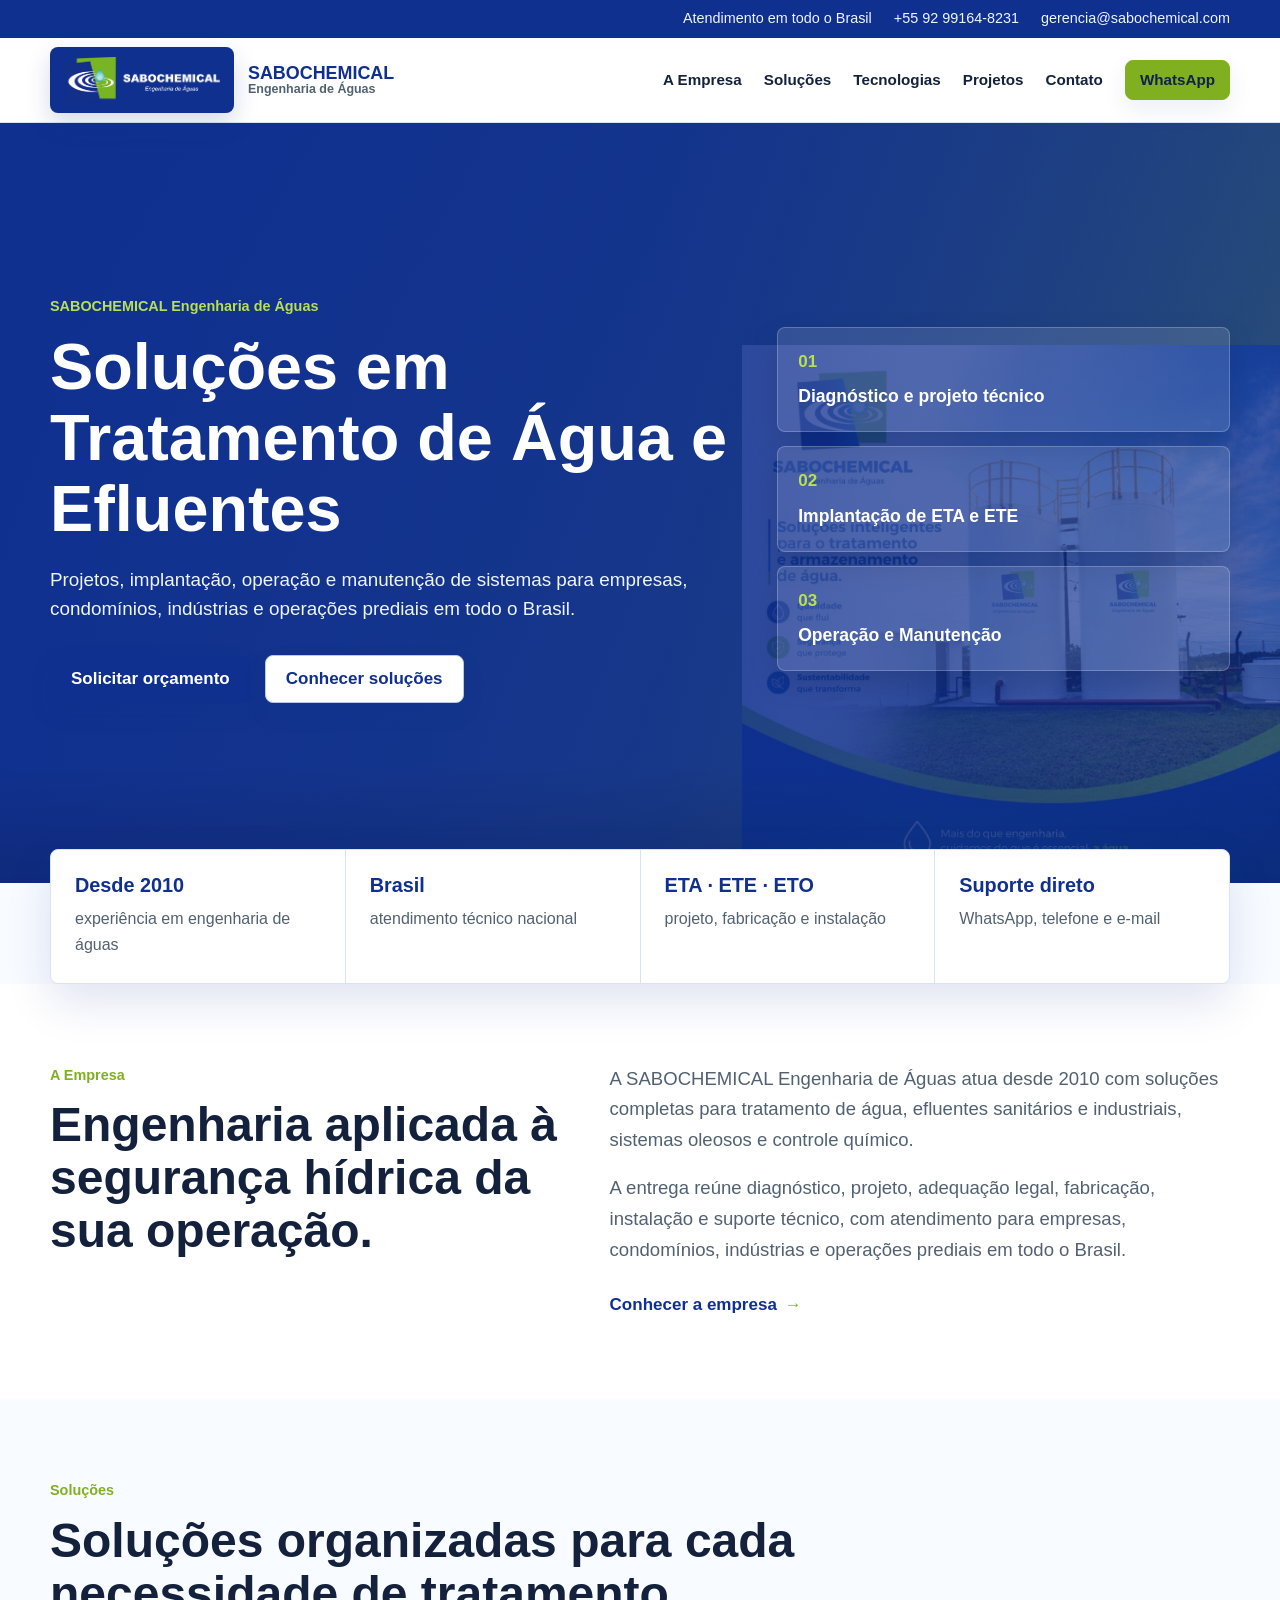
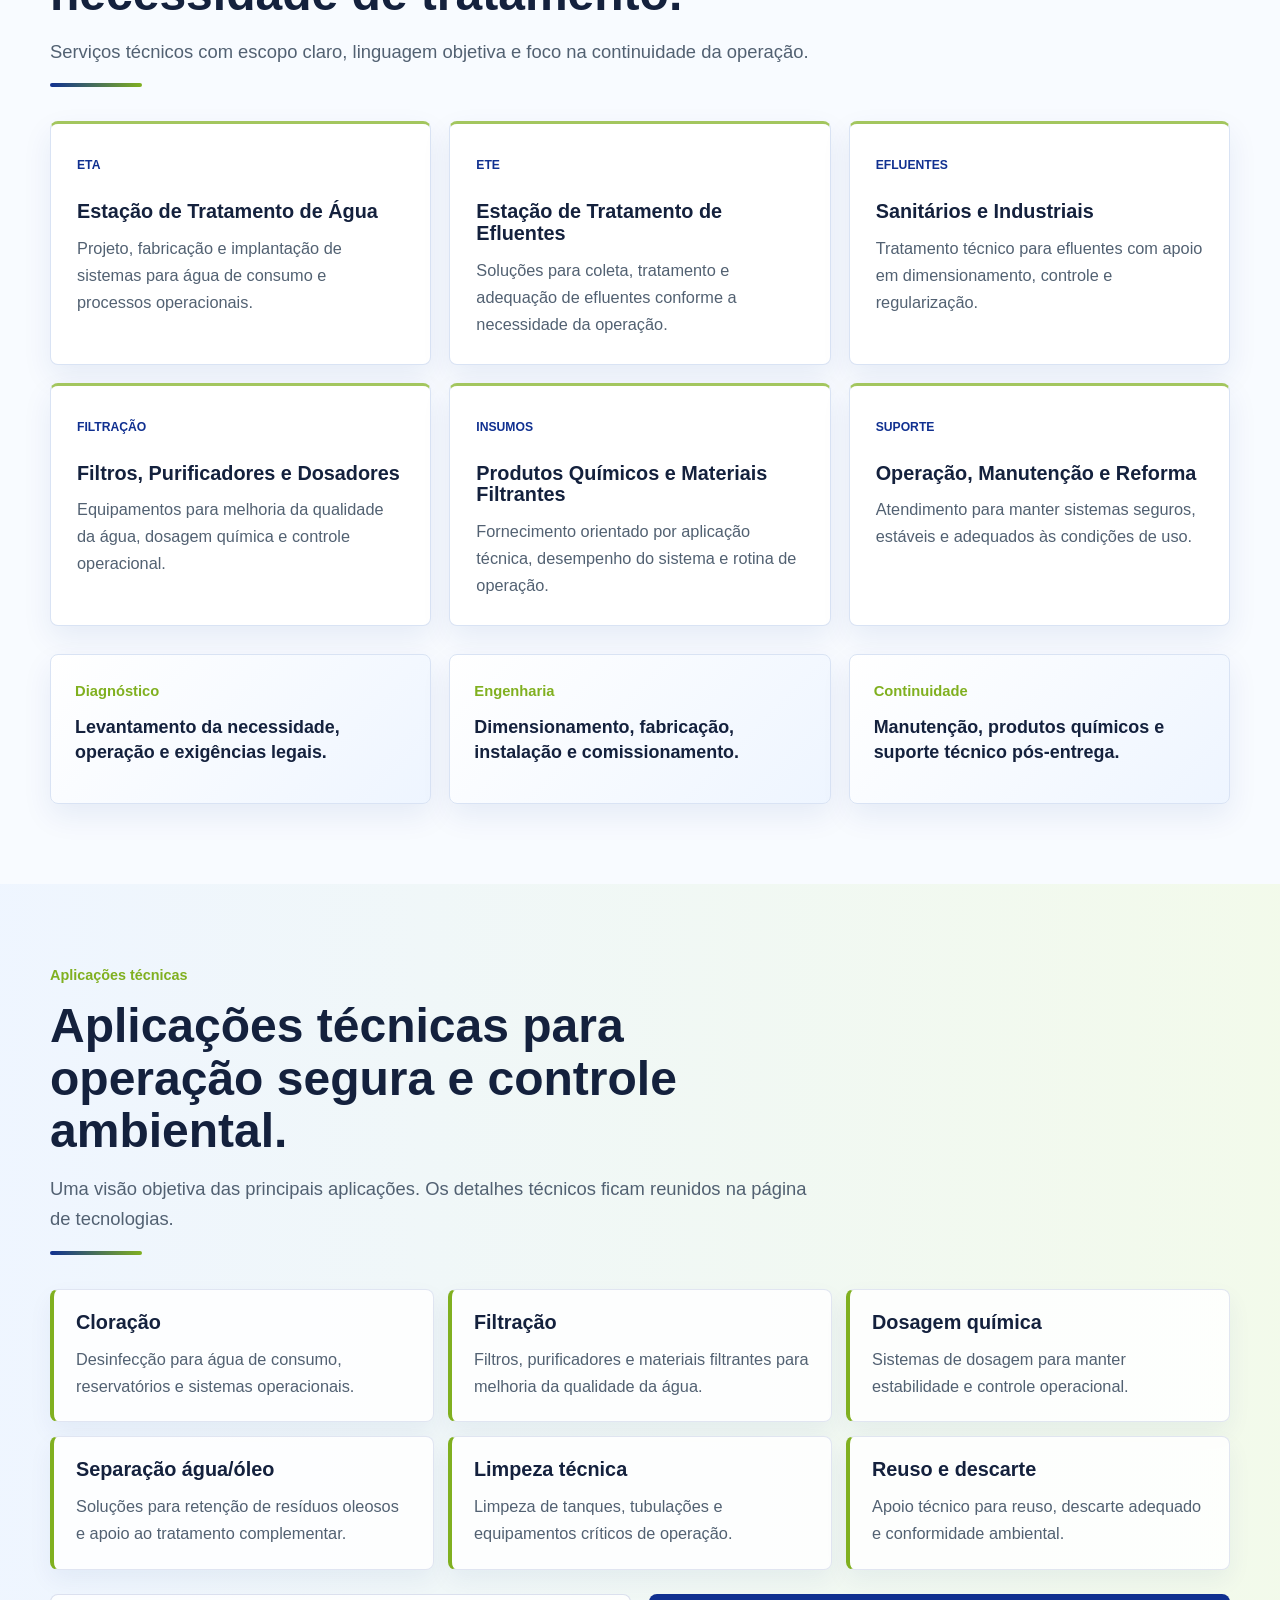
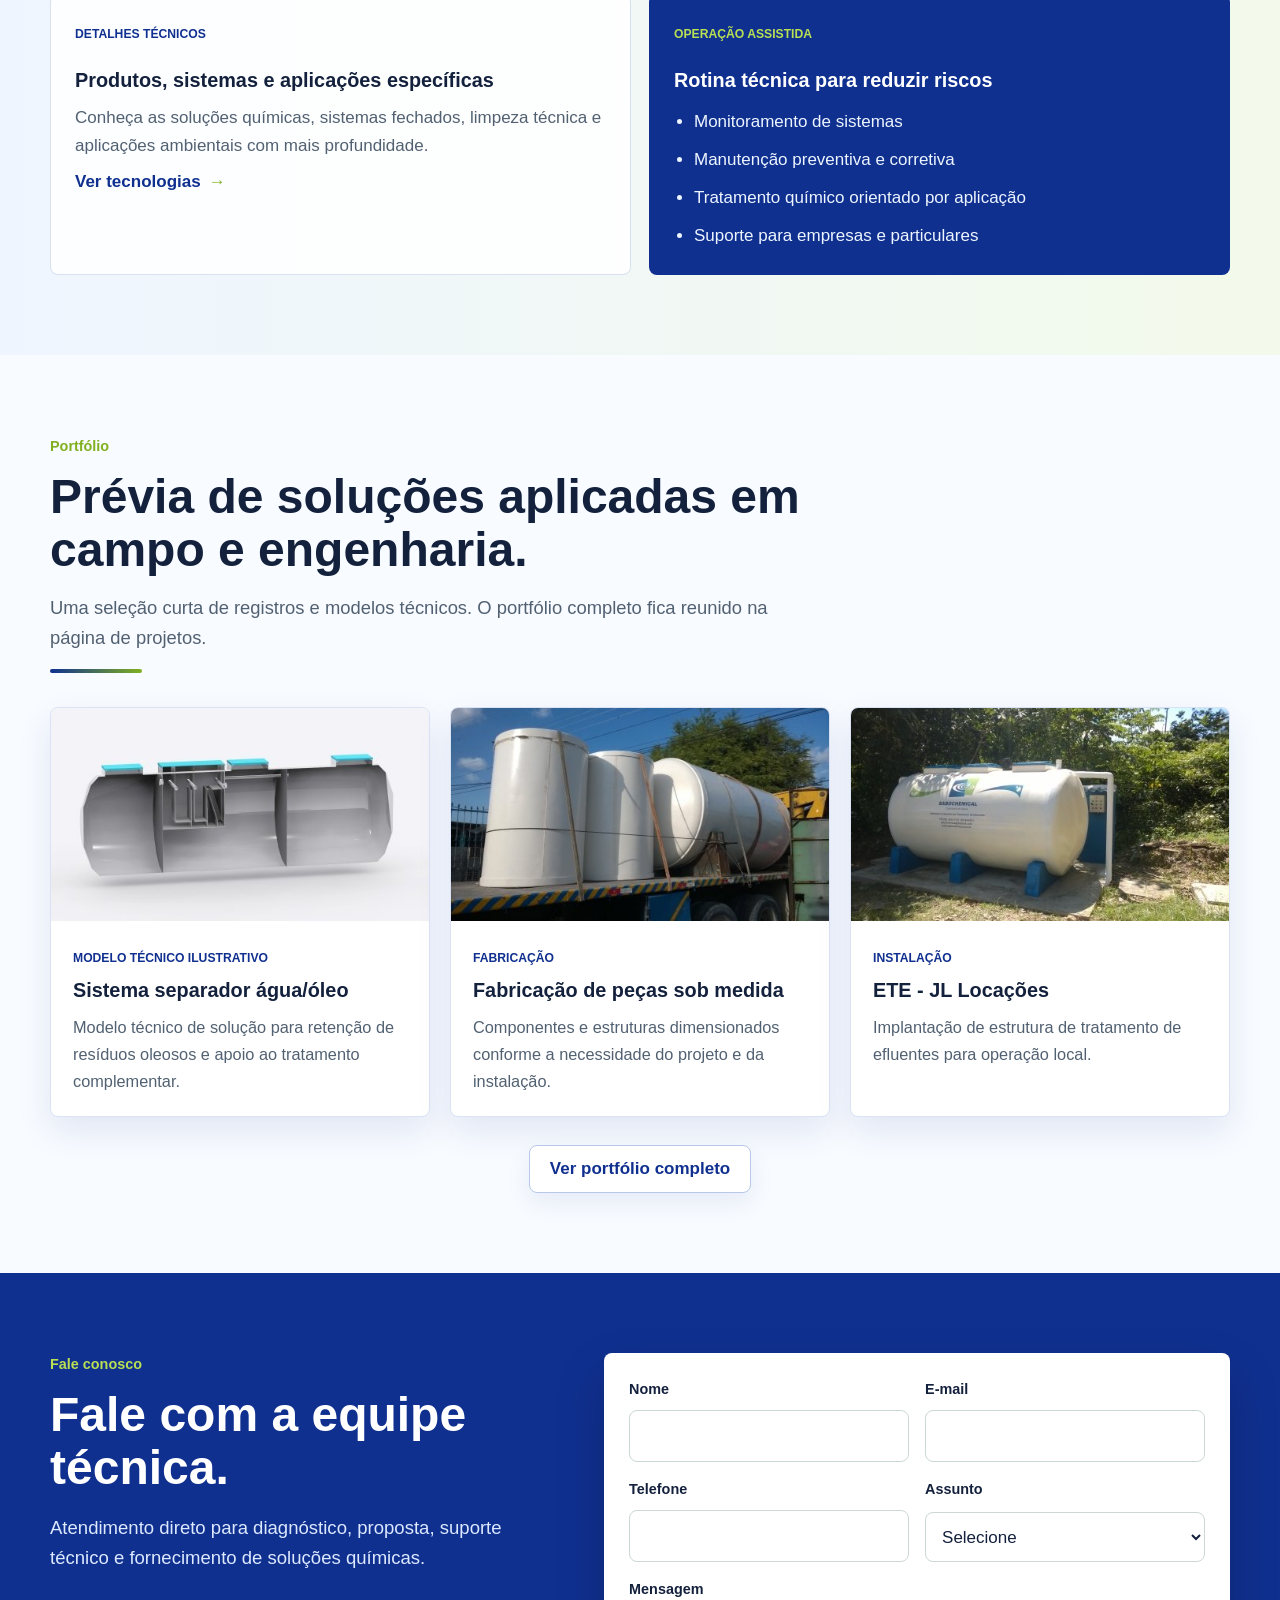
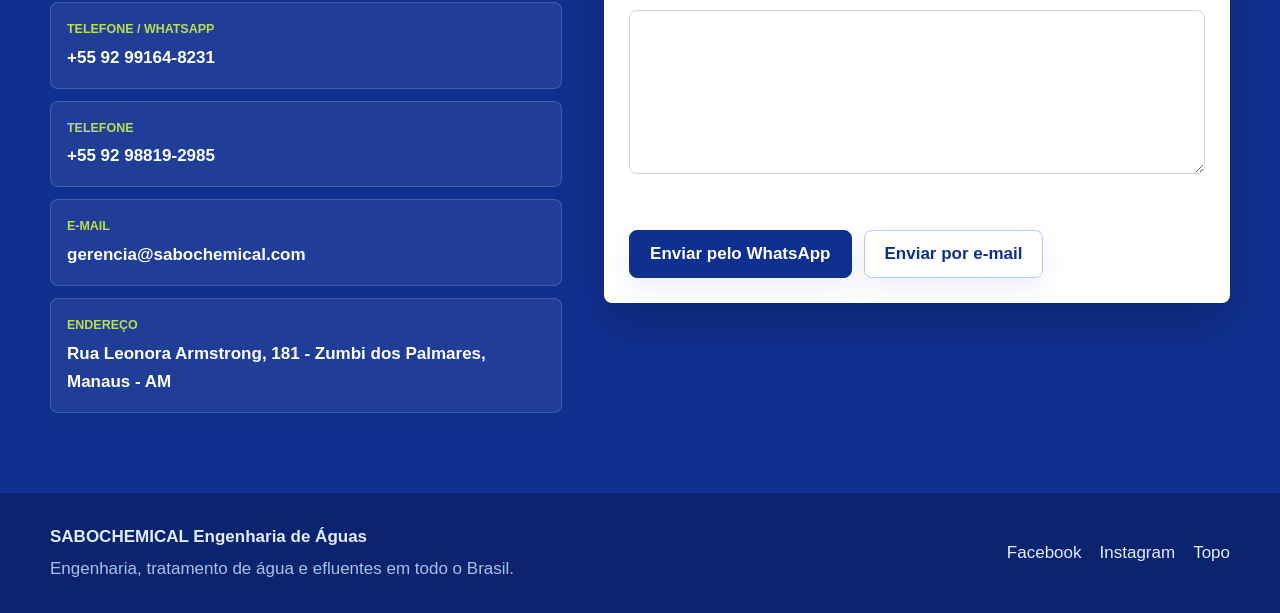
<file: index.html>
<!doctype html>
<html lang="pt-BR">
  <head>
    <meta charset="utf-8">
    <meta name="viewport" content="width=device-width, initial-scale=1">
    <title>SABOCHEMICAL | Engenharia de Águas e Tratamento no Brasil</title>
    <meta name="description" content="SABOCHEMICAL Engenharia de Águas: soluções em Tratamento de Água, Efluentes, ETA, ETE, operação, manutenção e suporte técnico em todo o Brasil.">
    <meta name="robots" content="index, follow">
    <meta name="theme-color" content="#0f6b63">
    <meta property="og:title" content="SABOCHEMICAL Engenharia de Águas e Tratamento">
    <meta property="og:description" content="Soluções técnicas em Tratamento de Água e Efluentes para empresas, condomínios, indústrias e operações prediais.">
    <meta property="og:type" content="website">
    <meta property="og:url" content="https://sabochemical.com/">
    <meta property="og:image" content="assets/logo-sabochemical.png">
    <link rel="canonical" href="https://sabochemical.com/">
    <link rel="icon" type="image/png" href="assets/logo-sabochemical.png">
    <link rel="preload" href="styles.css?v=20260622" as="style">
    <link rel="stylesheet" href="styles.css?v=20260622">
    <script type="application/ld+json">
      {
        "@context": "https://schema.org",
        "@type": "LocalBusiness",
        "name": "SABOCHEMICAL Engenharia de Águas",
        "image": "https://sabochemical.com/assets/logo-sabochemical.png",
        "telephone": ["+55 92 99164-8231", "+55 92 98819-2985"],
        "email": "gerencia@sabochemical.com",
        "address": {
          "@type": "PostalAddress",
          "streetAddress": "Rua Leonora Armstrong, 181 - Zumbi dos Palmares",
          "addressLocality": "Manaus",
          "addressRegion": "AM",
          "addressCountry": "BR"
        },
        "areaServed": "Brasil",
        "url": "https://sabochemical.com/"
      }
    </script>
  </head>
  <body>
    <a class="skip-link" href="#conteudo">Pular para o conteúdo</a>

    <header class="site-header" data-header>
      <div class="topbar">
        <div class="container topbar__inner">
          <span>Atendimento em todo o Brasil</span>
          <a href="tel:+5592991648231">+55 92 99164-8231</a>
          <a href="mailto:gerencia@sabochemical.com">gerencia@sabochemical.com</a>
        </div>
      </div>

      <nav class="nav container" aria-label="Navegação principal">
        <a class="brand" href="index.html" aria-label="SABOCHEMICAL - início">
          <span class="brand__mark" aria-hidden="true">
            <img src="assets/logo-sabochemical.png" alt="">
          </span>
          <span class="brand__text">
            <strong>SABOCHEMICAL</strong>
            <small>Engenharia de Águas</small>
          </span>
        </a>

        <button class="nav-toggle" type="button" aria-expanded="false" aria-controls="menu-principal" data-menu-toggle>
          <span></span>
          <span></span>
          <span></span>
          <span class="sr-only">Abrir menu</span>
        </button>

        <div class="nav-menu" id="menu-principal" data-menu>
          <a href="empresa.html">A Empresa</a>
          <a href="solucoes.html">Soluções</a>
          <a href="tecnologias.html">Tecnologias</a>
          <a href="projetos.html">Projetos</a>
          <a href="contato.html">Contato</a>
          <a class="button button--small button--whatsapp" href="https://wa.me/5592991648231?text=Olá%2C%20vim%20pelo%20site%20da%20SABOCHEMICAL%20e%20gostaria%20de%20atendimento." target="_blank" rel="noopener">WhatsApp</a>
        </div>
      </nav>
    </header>

    <main id="conteudo">
      <section class="hero" id="inicio" aria-labelledby="hero-title">
        <div class="container hero__grid">
          <div class="hero__content">
            <p class="eyebrow">SABOCHEMICAL Engenharia de Águas</p>
            <h1 id="hero-title">Soluções em Tratamento de Água e Efluentes</h1>
            <p class="hero__text">
              Projetos, implantação, operação e manutenção de sistemas para empresas, condomínios,
              indústrias e operações prediais em todo o Brasil.
            </p>
            <div class="hero__actions" aria-label="Ações principais">
              <a class="button button--primary" href="https://wa.me/5592991648231?text=Ol%C3%A1%2C%20preciso%20de%20um%20or%C3%A7amento%20para%20tratamento%20de%20%C3%A1gua%20ou%20efluentes." target="_blank" rel="noopener">Solicitar orçamento</a>
              <a class="button button--secondary" href="solucoes.html">Conhecer soluções</a>
            </div>
          </div>

          <div class="hero__panel" aria-label="Resumo de atuação">
            <div class="metric">
              <span>01</span>
              <strong>Diagnóstico e projeto técnico</strong>
            </div>
            <div class="metric">
              <span>02</span>
              <strong>Implantação de ETA e ETE</strong>
            </div>
            <div class="metric">
              <span>03</span>
              <strong>Operação e Manutenção</strong>
            </div>
          </div>
        </div>
      </section>

      <section class="proof-strip" aria-label="Diferenciais da SABOCHEMICAL">
        <div class="container proof-strip__grid">
          <article>
            <strong>Desde 2010</strong>
            <span>experiência em engenharia de águas</span>
          </article>
          <article>
            <strong>Brasil</strong>
            <span>atendimento técnico nacional</span>
          </article>
          <article>
            <strong>ETA · ETE · ETO</strong>
            <span>projeto, fabricação e instalação</span>
          </article>
          <article>
            <strong>Suporte direto</strong>
            <span>WhatsApp, telefone e e-mail</span>
          </article>
        </div>
      </section>

      <section class="section section--split" id="empresa" aria-labelledby="empresa-title">
        <div class="container split">
          <div>
            <p class="eyebrow">A Empresa</p>
            <h2 id="empresa-title">Engenharia aplicada à segurança hídrica da sua operação.</h2>
          </div>
          <div class="copy">
            <p>
              A SABOCHEMICAL Engenharia de Águas atua desde 2010 com soluções completas para tratamento
              de água, efluentes sanitários e industriais, sistemas oleosos e controle químico.
            </p>
            <p>
              A entrega reúne diagnóstico, projeto, adequação legal, fabricação, instalação e suporte técnico,
              com atendimento para empresas, condomínios, indústrias e operações prediais em todo o Brasil.
            </p>
            <a class="text-link" href="empresa.html">Conhecer a empresa</a>
          </div>
        </div>
      </section>

      <section class="section" id="solucoes" aria-labelledby="solucoes-title">
        <div class="container">
          <div class="section-heading">
            <p class="eyebrow">Soluções</p>
            <h2 id="solucoes-title">Soluções organizadas para cada necessidade de tratamento.</h2>
            <p class="section-lead">Serviços técnicos com escopo claro, linguagem objetiva e foco na continuidade da operação.</p>
          </div>

          <div class="cards cards--solutions">
            <article class="card">
              <span class="card__tag">ETA</span>
              <h3>Estação de Tratamento de Água</h3>
              <p>Projeto, fabricação e implantação de sistemas para água de consumo e processos operacionais.</p>
            </article>
            <article class="card">
              <span class="card__tag">ETE</span>
              <h3>Estação de Tratamento de Efluentes</h3>
              <p>Soluções para coleta, tratamento e adequação de efluentes conforme a necessidade da operação.</p>
            </article>
            <article class="card">
              <span class="card__tag">Efluentes</span>
              <h3>Sanitários e Industriais</h3>
              <p>Tratamento técnico para efluentes com apoio em dimensionamento, controle e regularização.</p>
            </article>
            <article class="card">
              <span class="card__tag">Filtração</span>
              <h3>Filtros, Purificadores e Dosadores</h3>
              <p>Equipamentos para melhoria da qualidade da água, dosagem química e controle operacional.</p>
            </article>
            <article class="card">
              <span class="card__tag">Insumos</span>
              <h3>Produtos Químicos e Materiais Filtrantes</h3>
              <p>Fornecimento orientado por aplicação técnica, desempenho do sistema e rotina de operação.</p>
            </article>
            <article class="card">
              <span class="card__tag">Suporte</span>
              <h3>Operação, Manutenção e Reforma</h3>
              <p>Atendimento para manter sistemas seguros, estáveis e adequados às condições de uso.</p>
            </article>
          </div>

          <div class="process-strip" aria-label="Fluxo de atendimento">
            <article>
              <span>Diagnóstico</span>
              <strong>Levantamento da necessidade, operação e exigências legais.</strong>
            </article>
            <article>
              <span>Engenharia</span>
              <strong>Dimensionamento, fabricação, instalação e comissionamento.</strong>
            </article>
            <article>
              <span>Continuidade</span>
              <strong>Manutenção, produtos químicos e suporte técnico pós-entrega.</strong>
            </article>
          </div>
        </div>
      </section>

      <section class="section section--accent" id="tecnologias" aria-labelledby="tecnologias-title">
        <div class="container">
          <div class="section-heading">
            <p class="eyebrow">Aplicações técnicas</p>
            <h2 id="tecnologias-title">Aplicações técnicas para operação segura e controle ambiental.</h2>
            <p class="section-lead">Uma visão objetiva das principais aplicações. Os detalhes técnicos ficam reunidos na página de tecnologias.</p>
          </div>

          <div class="technology-list">
            <article>
              <h3>Cloração</h3>
              <p>Desinfecção para água de consumo, reservatórios e sistemas operacionais.</p>
            </article>
            <article>
              <h3>Filtração</h3>
              <p>Filtros, purificadores e materiais filtrantes para melhoria da qualidade da água.</p>
            </article>
            <article>
              <h3>Dosagem química</h3>
              <p>Sistemas de dosagem para manter estabilidade e controle operacional.</p>
            </article>
            <article>
              <h3>Separação água/óleo</h3>
              <p>Soluções para retenção de resíduos oleosos e apoio ao tratamento complementar.</p>
            </article>
            <article>
              <h3>Limpeza técnica</h3>
              <p>Limpeza de tanques, tubulações e equipamentos críticos de operação.</p>
            </article>
            <article>
              <h3>Reuso e descarte</h3>
              <p>Apoio técnico para reuso, descarte adequado e conformidade ambiental.</p>
            </article>
          </div>

          <div class="specialty-grid">
            <article class="specialty-card">
              <span class="card__tag">Detalhes técnicos</span>
              <h3>Produtos, sistemas e aplicações específicas</h3>
              <p>Conheça as soluções químicas, sistemas fechados, limpeza técnica e aplicações ambientais com mais profundidade.</p>
              <a class="text-link" href="tecnologias.html">Ver tecnologias</a>
            </article>
            <article class="specialty-card specialty-card--dark">
              <span class="card__tag">Operação assistida</span>
              <h3>Rotina técnica para reduzir riscos</h3>
              <ul>
                <li>Monitoramento de sistemas</li>
                <li>Manutenção preventiva e corretiva</li>
                <li>Tratamento químico orientado por aplicação</li>
                <li>Suporte para empresas e particulares</li>
              </ul>
            </article>
          </div>
        </div>
      </section>

      <section class="section" id="projetos" aria-labelledby="projetos-title">
        <div class="container">
          <div class="section-heading">
            <p class="eyebrow">Portfólio</p>
            <h2 id="projetos-title">Prévia de soluções aplicadas em campo e engenharia.</h2>
            <p class="section-lead">Uma seleção curta de registros e modelos técnicos. O portfólio completo fica reunido na página de projetos.</p>
          </div>

          <div class="project-grid">
            <article class="project">
              <div class="project__media">
                <img src="assets/projeto-separador-agua-oleo.jpg" width="480" height="270" alt="Modelo técnico ilustrativo de sistema separador água/óleo" loading="lazy" decoding="async">
              </div>
              <div class="project__body">
                <span class="project__label">Modelo técnico ilustrativo</span>
                <h3>Sistema separador água/óleo</h3>
                <p>Modelo técnico de solução para retenção de resíduos oleosos e apoio ao tratamento complementar.</p>
              </div>
            </article>
            <article class="project">
              <div class="project__media">
                <img src="assets/projeto-pecas-sob-medida.jpg" width="480" height="270" alt="Equipamentos sob medida fabricados para sistemas de tratamento de água e efluentes" loading="lazy" decoding="async">
              </div>
              <div class="project__body">
                <span class="project__label">Fabricação</span>
                <h3>Fabricação de peças sob medida</h3>
                <p>Componentes e estruturas dimensionados conforme a necessidade do projeto e da instalação.</p>
              </div>
            </article>
            <article class="project">
              <div class="project__media">
                <img src="assets/projeto-ete-jl-locacao.jpg" width="480" height="270" alt="Estação de tratamento de efluentes instalada em área operacional" loading="lazy" decoding="async">
              </div>
              <div class="project__body">
                <span class="project__label">Instalação</span>
                <h3>ETE - JL Locações</h3>
                <p>Implantação de estrutura de tratamento de efluentes para operação local.</p>
              </div>
            </article>
          </div>

          <div class="section-action">
            <a class="button button--secondary" href="projetos.html">Ver portfólio completo</a>
          </div>
        </div>
      </section>

      <section class="section contact" id="contato" aria-labelledby="contato-title">
        <div class="container contact__grid">
          <div>
            <p class="eyebrow">Fale conosco</p>
            <h2 id="contato-title">Fale com a equipe técnica.</h2>
            <p class="contact__intro">
              Atendimento direto para diagnóstico, proposta, suporte técnico e fornecimento de soluções químicas.
            </p>

            <div class="contact-links" aria-label="Canais de contato">
              <a href="tel:+5592991648231">
                <span>Telefone / WhatsApp</span>
                <strong>+55 92 99164-8231</strong>
              </a>
              <a href="tel:+5592988192985">
                <span>Telefone</span>
                <strong>+55 92 98819-2985</strong>
              </a>
              <a href="mailto:gerencia@sabochemical.com,comercial@sabochemical.com">
                <span>E-mail</span>
                <strong>gerencia@sabochemical.com</strong>
              </a>
              <address>
                <span>Endereço</span>
                <strong>Rua Leonora Armstrong, 181 - Zumbi dos Palmares, Manaus - AM</strong>
              </address>
            </div>
          </div>

          <form class="contact-form" data-contact-form novalidate>
            <div class="form-field">
              <label for="nome">Nome</label>
              <input id="nome" name="nome" type="text" autocomplete="name" required>
            </div>
            <div class="form-field">
              <label for="email">E-mail</label>
              <input id="email" name="email" type="email" autocomplete="email" required>
            </div>
            <div class="form-field">
              <label for="telefone">Telefone</label>
              <input id="telefone" name="telefone" type="tel" autocomplete="tel" required>
            </div>
            <div class="form-field">
              <label for="assunto">Assunto</label>
              <select id="assunto" name="assunto" required>
                <option value="">Selecione</option>
                <option>Projeto de ETA / ETE / ETO</option>
                <option>Filtros, cloração, decloração ou produtos químicos</option>
                <option>Separador água/óleo</option>
                <option>Limpeza química, higienização ou suporte técnico</option>
              </select>
            </div>
            <div class="form-field form-field--full">
              <label for="mensagem">Mensagem</label>
              <textarea id="mensagem" name="mensagem" rows="5" required></textarea>
            </div>
            <p class="form-status" data-form-status aria-live="polite"></p>
            <div class="form-actions">
              <button class="button button--primary" type="submit">Enviar pelo WhatsApp</button>
              <button class="button button--secondary" type="button" data-email-button>Enviar por e-mail</button>
            </div>
          </form>
        </div>
      </section>
    </main>

    <footer class="site-footer">
      <div class="container footer__inner">
        <div>
          <strong>SABOCHEMICAL Engenharia de Águas</strong>
          <p>Engenharia, tratamento de água e efluentes em todo o Brasil.</p>
        </div>
        <div class="footer__links">
          <a href="https://www.facebook.com/sabochemical" target="_blank" rel="noopener">Facebook</a>
          <a href="https://www.instagram.com/sabochemical_eng/" target="_blank" rel="noopener">Instagram</a>
          <a href="index.html#inicio">Topo</a>
        </div>
      </div>
    </footer>

    <script src="script.js?v=20260622" defer></script>
  </body>
</html>
</file>
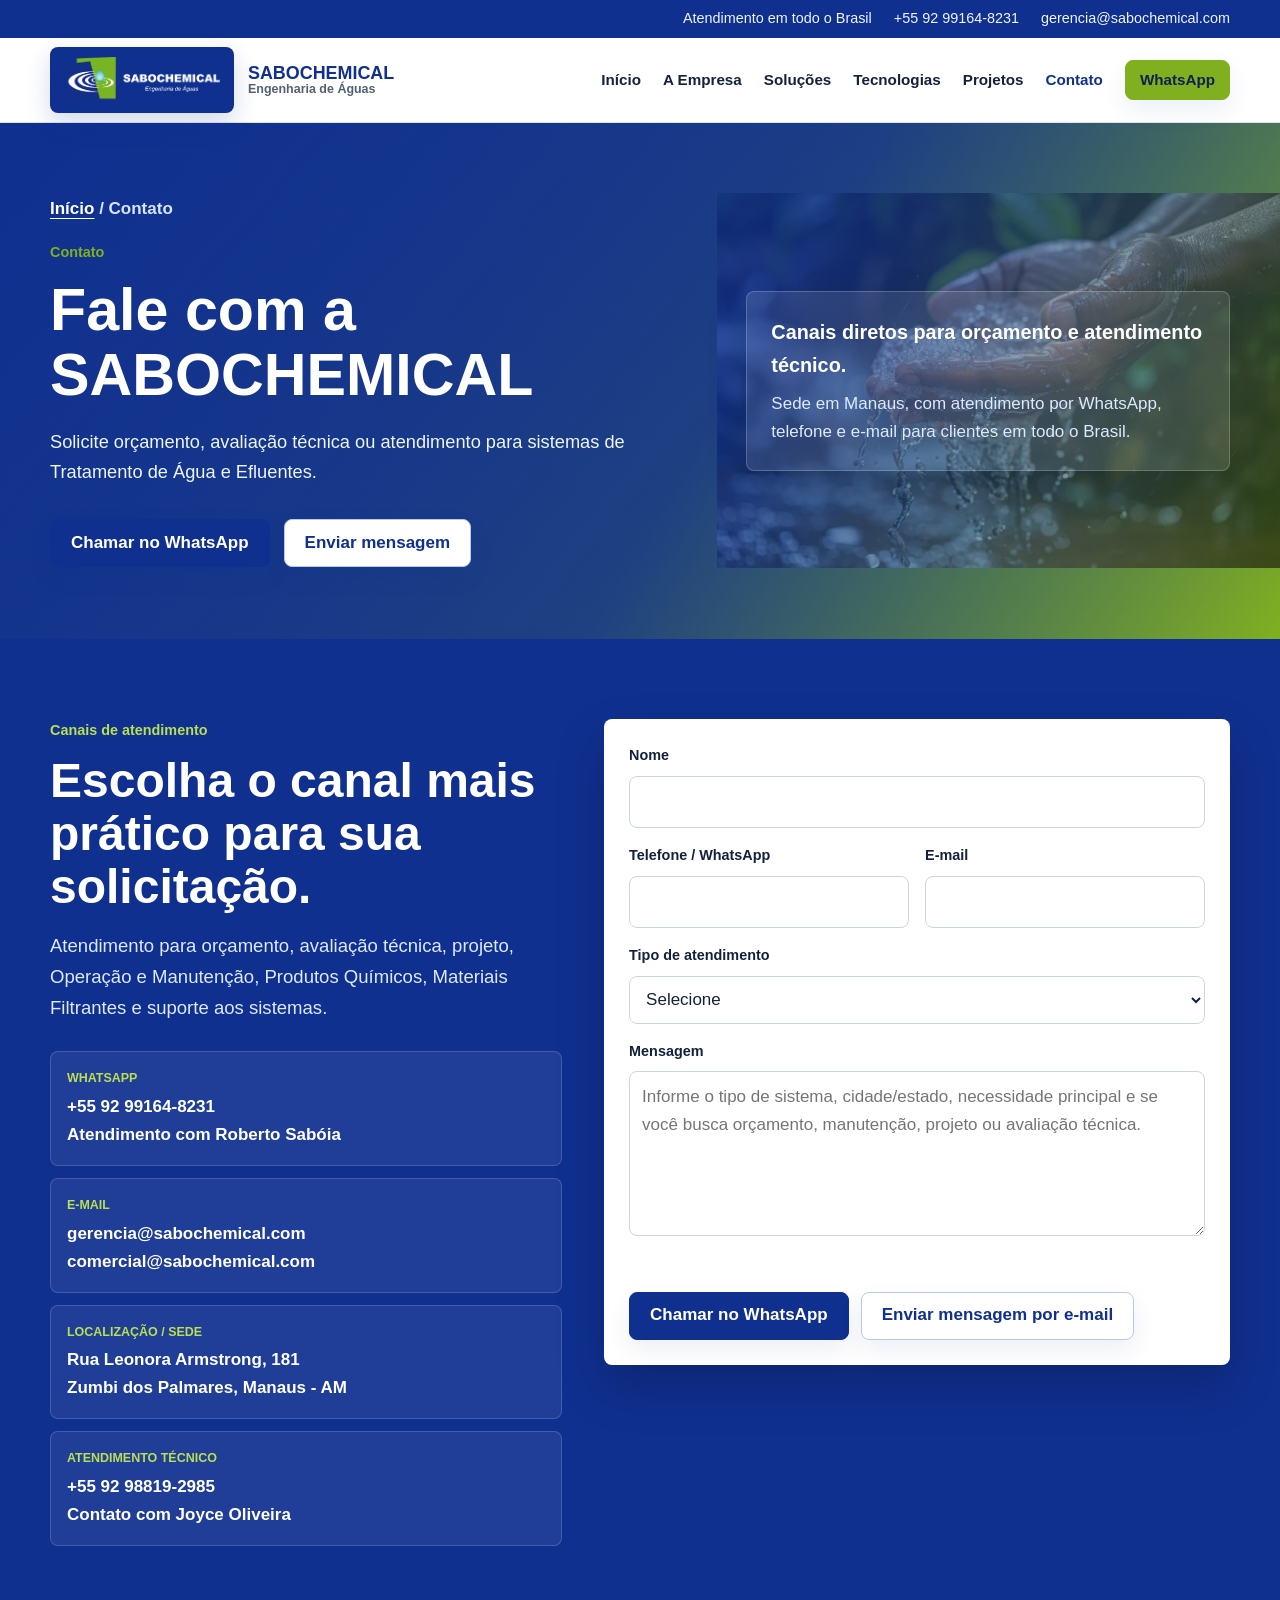
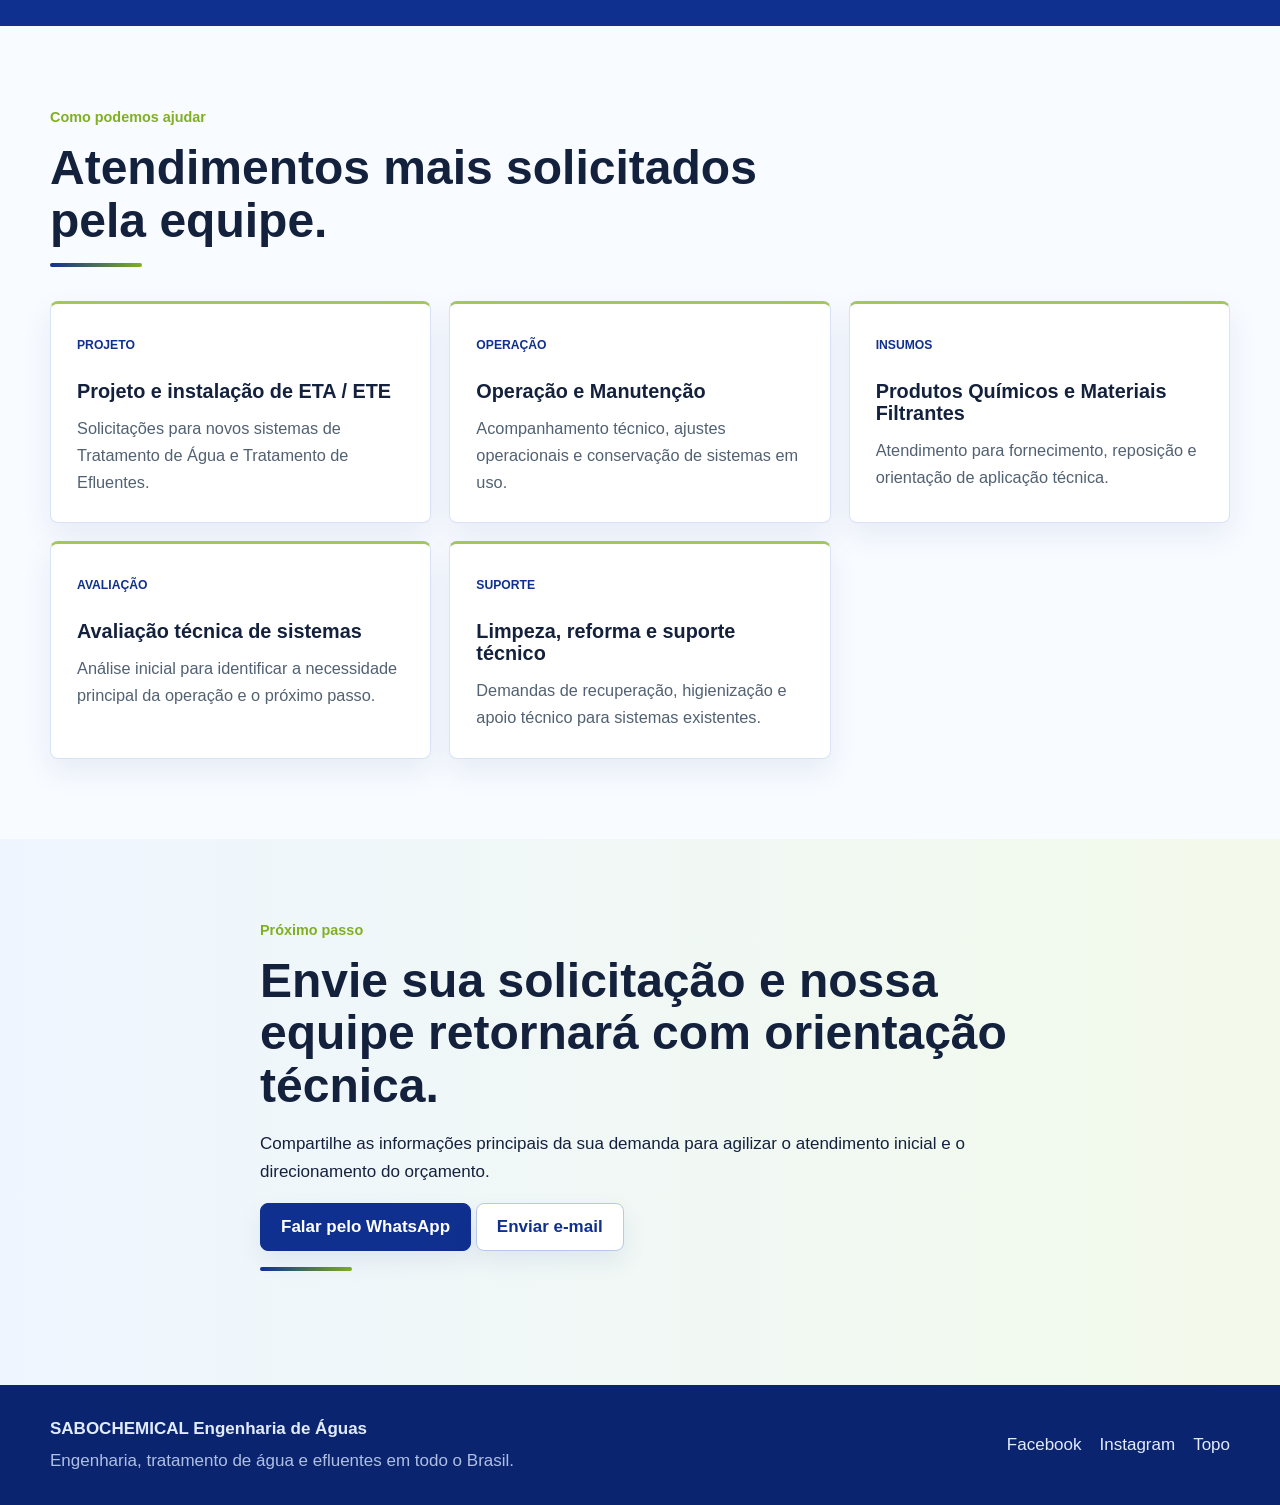
<file: contato.html>
<!doctype html>
<html lang="pt-BR">
  <head>
    <meta charset="utf-8">
    <meta name="viewport" content="width=device-width, initial-scale=1">
    <title>Fale com a SABOCHEMICAL | Contato e Orçamento</title>
    <meta name="description" content="Solicite orçamento, avaliação técnica ou atendimento pelo WhatsApp e e-mail com a SABOCHEMICAL para sistemas de água e efluentes.">
    <meta name="robots" content="index, follow">
    <meta name="theme-color" content="#0f6b63">
    <meta property="og:title" content="Fale com a SABOCHEMICAL | Contato e Orçamento">
    <meta property="og:description" content="Solicite orçamento, avaliação técnica ou atendimento pelo WhatsApp e e-mail com a SABOCHEMICAL para sistemas de água e efluentes.">
    <meta property="og:type" content="website">
    <meta property="og:url" content="https://sabochemical.com/contato.html">
    <meta property="og:image" content="assets/logo-sabochemical.png">
    <link rel="canonical" href="https://sabochemical.com/contato.html">
    <link rel="icon" type="image/png" href="assets/logo-sabochemical.png">
    <link rel="stylesheet" href="styles.css?v=20260622">
  </head>
  <body>
    <a class="skip-link" href="#conteudo">Pular para o conteúdo</a>

    <header class="site-header" data-header>
      <div class="topbar">
        <div class="container topbar__inner">
          <span>Atendimento em todo o Brasil</span>
          <a href="tel:+5592991648231">+55 92 99164-8231</a>
          <a href="mailto:gerencia@sabochemical.com">gerencia@sabochemical.com</a>
        </div>
      </div>

      <nav class="nav container" aria-label="Navegação principal">
        <a class="brand" href="index.html" aria-label="SABOCHEMICAL - início">
          <span class="brand__mark" aria-hidden="true">
            <img src="assets/logo-sabochemical.png" alt="">
          </span>
          <span class="brand__text">
            <strong>SABOCHEMICAL</strong>
            <small>Engenharia de Águas</small>
          </span>
        </a>

        <button class="nav-toggle" type="button" aria-expanded="false" aria-controls="menu-principal" data-menu-toggle>
          <span></span>
          <span></span>
          <span></span>
          <span class="sr-only">Abrir menu</span>
        </button>

        <div class="nav-menu" id="menu-principal" data-menu>
          <a href="index.html">Início</a>
          <a href="empresa.html">A Empresa</a>
          <a href="solucoes.html">Soluções</a>
          <a href="tecnologias.html">Tecnologias</a>
          <a href="projetos.html">Projetos</a>
          <a class="is-active" href="contato.html">Contato</a>
          <a class="button button--small button--whatsapp" href="https://wa.me/5592991648231?text=Olá%2C%20vim%20pelo%20site%20da%20SABOCHEMICAL%20e%20gostaria%20de%20atendimento." target="_blank" rel="noopener">WhatsApp</a>
        </div>
      </nav>
    </header>

    <main id="conteudo">
      <section class="page-hero page-hero--contato">
        <div class="container page-hero__grid">
          <div>
            <p class="breadcrumb"><a href="index.html">Início</a> / Contato</p>
            <p class="eyebrow">Contato</p>
            <h1>Fale com a SABOCHEMICAL</h1>
            <p>Solicite orçamento, avaliação técnica ou atendimento para sistemas de Tratamento de Água e Efluentes.</p>
            <div class="hero__actions">
              <a class="button button--primary" href="https://wa.me/5592991648231?text=Ol%C3%A1%2C%20solicito%20uma%20avalia%C3%A7%C3%A3o%20t%C3%A9cnica%20para%20um%20sistema%20de%20Tratamento%20de%20%C3%81gua%20ou%20Efluentes." target="_blank" rel="noopener">Chamar no WhatsApp</a>
              <a class="button button--secondary" href="#formulario-contato">Enviar mensagem</a>
            </div>
          </div>
          <div class="page-hero__aside">
            <strong>Canais diretos para orçamento e atendimento técnico.</strong>
            <span>Sede em Manaus, com atendimento por WhatsApp, telefone e e-mail para clientes em todo o Brasil.</span>
          </div>
        </div>
      </section>

      <section class="section contact contact--page" id="contato">
        <div class="container contact__grid">
          <div>
            <p class="eyebrow">Canais de atendimento</p>
            <h2>Escolha o canal mais prático para sua solicitação.</h2>
            <p class="contact__intro">Atendimento para orçamento, avaliação técnica, projeto, Operação e Manutenção, Produtos Químicos, Materiais Filtrantes e suporte aos sistemas.</p>
            <div class="contact-links" aria-label="Canais de contato">
              <a href="https://wa.me/5592991648231?text=Ol%C3%A1%2C%20solicito%20uma%20avalia%C3%A7%C3%A3o%20t%C3%A9cnica%20para%20um%20sistema%20de%20Tratamento%20de%20%C3%81gua%20ou%20Efluentes." target="_blank" rel="noopener"><span>WhatsApp</span><strong>+55 92 99164-8231<br>Atendimento com Roberto Sabóia</strong></a>
              <a href="mailto:gerencia@sabochemical.com,comercial@sabochemical.com"><span>E-mail</span><strong>gerencia@sabochemical.com<br>comercial@sabochemical.com</strong></a>
              <address><span>Localização / sede</span><strong>Rua Leonora Armstrong, 181<br>Zumbi dos Palmares, Manaus - AM</strong></address>
              <a href="tel:+5592988192985"><span>Atendimento técnico</span><strong>+55 92 98819-2985<br>Contato com Joyce Oliveira</strong></a>
            </div>
          </div>

          <form class="contact-form" id="formulario-contato" data-contact-form novalidate>
            <div class="form-field form-field--full">
              <label for="nome">Nome</label>
              <input id="nome" name="nome" type="text" autocomplete="name" required>
            </div>
            <div class="form-field"><label for="telefone">Telefone / WhatsApp</label><input id="telefone" name="telefone" type="tel" autocomplete="tel" required></div>
            <div class="form-field"><label for="email">E-mail</label><input id="email" name="email" type="email" autocomplete="email" required></div>
            <div class="form-field form-field--full"><label for="assunto">Tipo de atendimento</label><select id="assunto" name="assunto" required><option value="">Selecione</option><option>Solicitar orçamento</option><option>Solicitar avaliação técnica</option><option>Projeto e instalação de ETA / ETE</option><option>Operação e Manutenção</option><option>Produtos Químicos e Materiais Filtrantes</option><option>Limpeza, reforma ou suporte técnico</option></select></div>
            <div class="form-field form-field--full">
              <label for="mensagem">Mensagem</label>
              <textarea id="mensagem" name="mensagem" rows="5" placeholder="Informe o tipo de sistema, cidade/estado, necessidade principal e se você busca orçamento, manutenção, projeto ou avaliação técnica." required></textarea>
            </div>
            <p class="form-status" data-form-status aria-live="polite"></p>
            <div class="form-actions"><button class="button button--primary" type="submit">Chamar no WhatsApp</button><button class="button button--secondary" type="button" data-email-button>Enviar mensagem por e-mail</button></div>
          </form>
        </div>
      </section>

      <section class="section">
        <div class="container">
          <div class="section-heading">
            <p class="eyebrow">Como podemos ajudar</p>
            <h2>Atendimentos mais solicitados pela equipe.</h2>
          </div>
          <div class="cards cards--solutions">
            <article class="card"><span class="card__tag">Projeto</span><h3>Projeto e instalação de ETA / ETE</h3><p>Solicitações para novos sistemas de Tratamento de Água e Tratamento de Efluentes.</p></article>
            <article class="card"><span class="card__tag">Operação</span><h3>Operação e Manutenção</h3><p>Acompanhamento técnico, ajustes operacionais e conservação de sistemas em uso.</p></article>
            <article class="card"><span class="card__tag">Insumos</span><h3>Produtos Químicos e Materiais Filtrantes</h3><p>Atendimento para fornecimento, reposição e orientação de aplicação técnica.</p></article>
            <article class="card"><span class="card__tag">Avaliação</span><h3>Avaliação técnica de sistemas</h3><p>Análise inicial para identificar a necessidade principal da operação e o próximo passo.</p></article>
            <article class="card"><span class="card__tag">Suporte</span><h3>Limpeza, reforma e suporte técnico</h3><p>Demandas de recuperação, higienização e apoio técnico para sistemas existentes.</p></article>
          </div>
        </div>
      </section>

      <section class="section section--accent">
        <div class="container section-heading">
          <p class="eyebrow">Próximo passo</p>
          <h2>Envie sua solicitação e nossa equipe retornará com orientação técnica.</h2>
          <p>Compartilhe as informações principais da sua demanda para agilizar o atendimento inicial e o direcionamento do orçamento.</p>
          <a class="button button--primary" href="https://wa.me/5592991648231?text=Ol%C3%A1%2C%20solicito%20uma%20avalia%C3%A7%C3%A3o%20t%C3%A9cnica%20para%20um%20sistema%20de%20Tratamento%20de%20%C3%81gua%20ou%20Efluentes." target="_blank" rel="noopener">Falar pelo WhatsApp</a>
          <a class="button button--secondary" href="mailto:gerencia@sabochemical.com,comercial@sabochemical.com">Enviar e-mail</a>
        </div>
      </section>
    </main>

    <footer class="site-footer">
      <div class="container footer__inner">
        <div>
          <strong>SABOCHEMICAL Engenharia de Águas</strong>
          <p>Engenharia, tratamento de água e efluentes em todo o Brasil.</p>
        </div>
        <div class="footer__links">
          <a href="https://www.facebook.com/sabochemical" target="_blank" rel="noopener">Facebook</a>
          <a href="https://www.instagram.com/sabochemical_eng/" target="_blank" rel="noopener">Instagram</a>
          <a href="index.html#inicio">Topo</a>
        </div>
      </div>
    </footer>

    <script src="script.js?v=20260622" defer></script>
  </body>
</html>
</file>
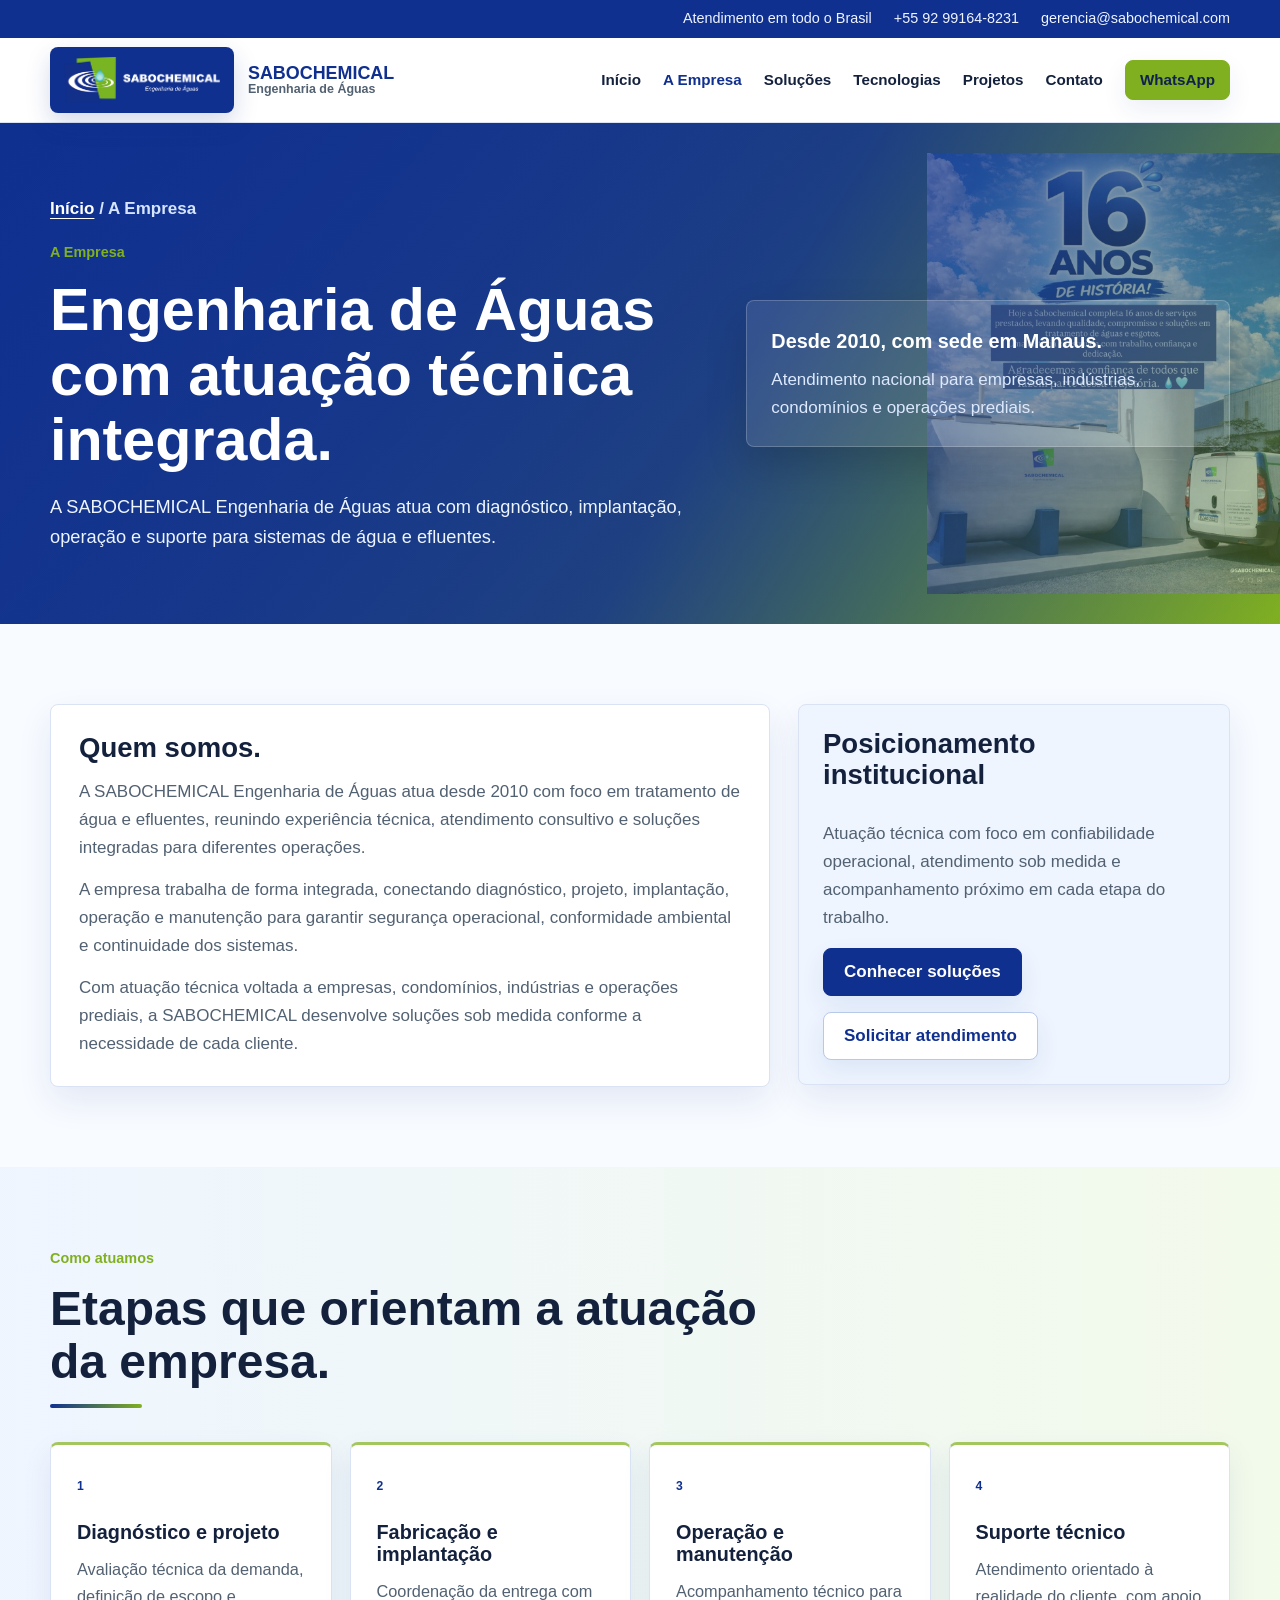
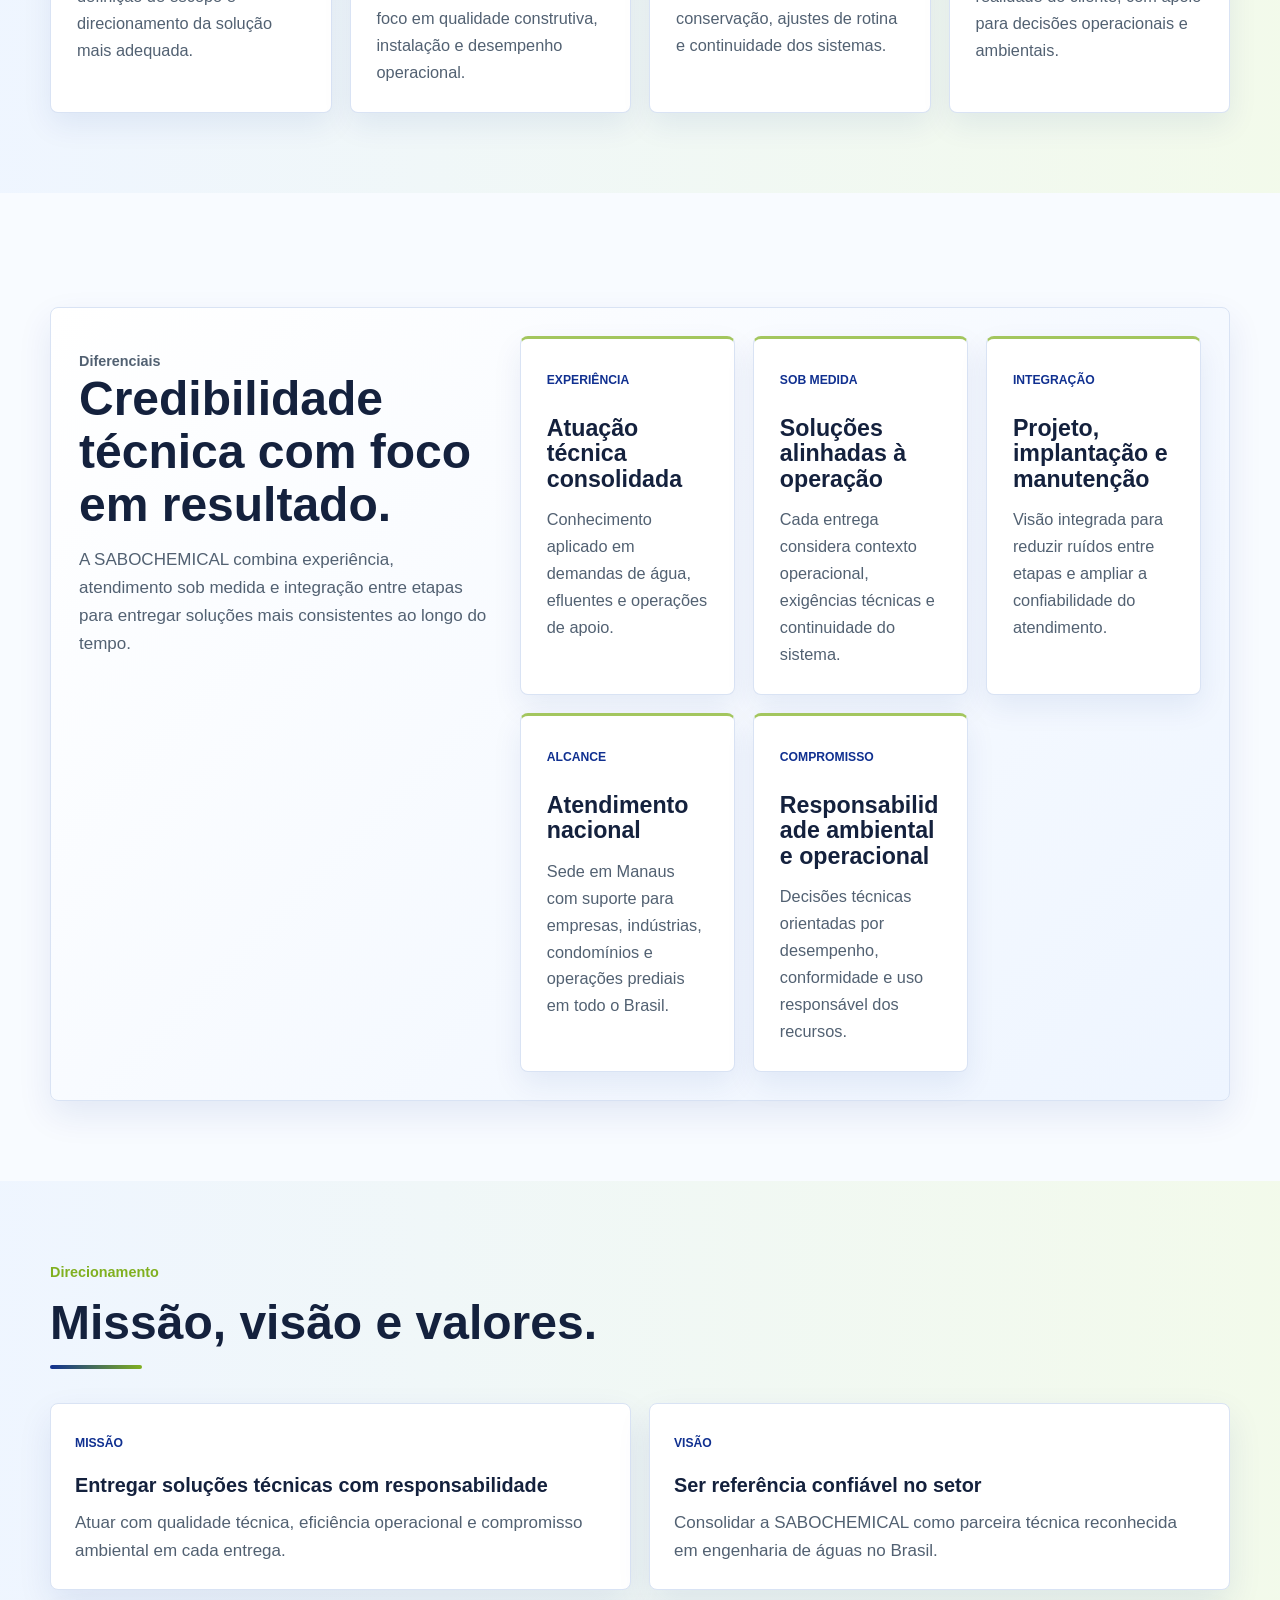
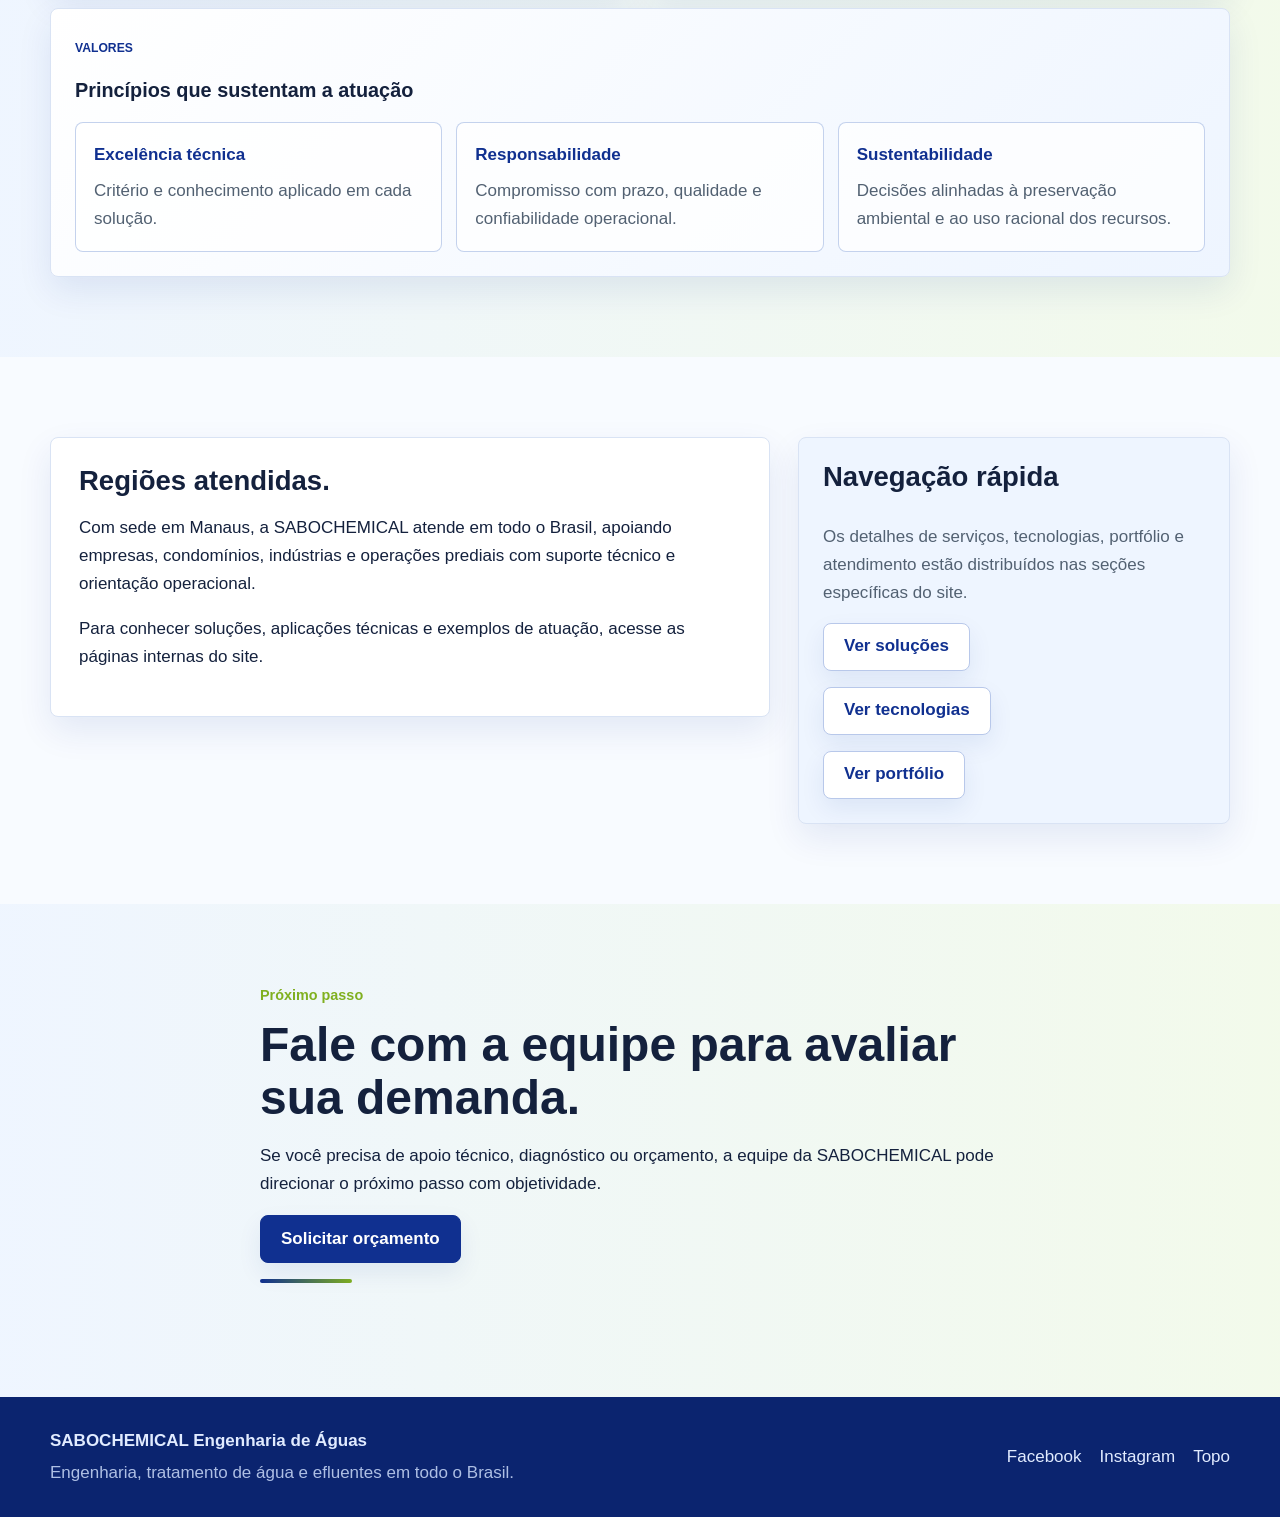
<file: empresa.html>
<!doctype html>
<html lang="pt-BR">
  <head>
    <meta charset="utf-8">
    <meta name="viewport" content="width=device-width, initial-scale=1">
    <title>A Empresa | SABOCHEMICAL Engenharia de Águas</title>
    <meta name="description" content="Conheça a SABOCHEMICAL Engenharia de Águas: atuação desde 2010, equipe técnica, soluções integradas e atendimento nacional em água e efluentes.">
    <meta name="robots" content="index, follow">
    <meta name="theme-color" content="#0f6b63">
    <meta property="og:title" content="A Empresa | SABOCHEMICAL Engenharia de Águas">
    <meta property="og:description" content="Conheça a SABOCHEMICAL Engenharia de Águas: atuação desde 2010, equipe técnica, soluções integradas e atendimento nacional em água e efluentes.">
    <meta property="og:type" content="website">
    <meta property="og:url" content="https://sabochemical.com/empresa.html">
    <meta property="og:image" content="assets/logo-sabochemical.png">
    <link rel="canonical" href="https://sabochemical.com/empresa.html">
    <link rel="icon" type="image/png" href="assets/logo-sabochemical.png">
    <link rel="stylesheet" href="styles.css?v=20260622">
  </head>
  <body>
    <a class="skip-link" href="#conteudo">Pular para o conteúdo</a>

    <header class="site-header" data-header>
      <div class="topbar">
        <div class="container topbar__inner">
          <span>Atendimento em todo o Brasil</span>
          <a href="tel:+5592991648231">+55 92 99164-8231</a>
          <a href="mailto:gerencia@sabochemical.com">gerencia@sabochemical.com</a>
        </div>
      </div>

      <nav class="nav container" aria-label="Navegação principal">
        <a class="brand" href="index.html" aria-label="SABOCHEMICAL - início">
          <span class="brand__mark" aria-hidden="true">
            <img src="assets/logo-sabochemical.png" alt="">
          </span>
          <span class="brand__text">
            <strong>SABOCHEMICAL</strong>
            <small>Engenharia de Águas</small>
          </span>
        </a>

        <button class="nav-toggle" type="button" aria-expanded="false" aria-controls="menu-principal" data-menu-toggle>
          <span></span>
          <span></span>
          <span></span>
          <span class="sr-only">Abrir menu</span>
        </button>

        <div class="nav-menu" id="menu-principal" data-menu>
          <a href="index.html">Início</a>
          <a class="is-active" href="empresa.html">A Empresa</a>
          <a href="solucoes.html">Soluções</a>
          <a href="tecnologias.html">Tecnologias</a>
          <a href="projetos.html">Projetos</a>
          <a href="contato.html">Contato</a>
          <a class="button button--small button--whatsapp" href="https://wa.me/5592991648231?text=Olá%2C%20vim%20pelo%20site%20da%20SABOCHEMICAL%20e%20gostaria%20de%20atendimento." target="_blank" rel="noopener">WhatsApp</a>
        </div>
      </nav>
    </header>

    <main id="conteudo">
      <section class="page-hero page-hero--empresa">
        <div class="container page-hero__grid">
          <div>
            <p class="breadcrumb"><a href="index.html">Início</a> / A Empresa</p>
            <p class="eyebrow">A Empresa</p>
            <h1>Engenharia de Águas com atuação técnica integrada.</h1>
            <p>A SABOCHEMICAL Engenharia de Águas atua com diagnóstico, implantação, operação e suporte para sistemas de água e efluentes.</p>
          </div>
          <div class="page-hero__aside">
            <strong>Desde 2010, com sede em Manaus.</strong>
            <span>Atendimento nacional para empresas, indústrias, condomínios e operações prediais.</span>
          </div>
        </div>
      </section>

      <section class="section">
        <div class="container detail-layout">
          <article class="content-card content-card--lead">
            <h2>Quem somos.</h2>
            <p>A SABOCHEMICAL Engenharia de Águas atua desde 2010 com foco em tratamento de água e efluentes, reunindo experiência técnica, atendimento consultivo e soluções integradas para diferentes operações.</p>
            <p>A empresa trabalha de forma integrada, conectando diagnóstico, projeto, implantação, operação e manutenção para garantir segurança operacional, conformidade ambiental e continuidade dos sistemas.</p>
            <p>Com atuação técnica voltada a empresas, condomínios, indústrias e operações prediais, a SABOCHEMICAL desenvolve soluções sob medida conforme a necessidade de cada cliente.</p>
          </article>

          <aside class="callout-card">
            <h3>Posicionamento institucional</h3>
            <p>Atuação técnica com foco em confiabilidade operacional, atendimento sob medida e acompanhamento próximo em cada etapa do trabalho.</p>
            <a class="button button--primary" href="solucoes.html">Conhecer soluções</a>
            <a class="button button--secondary" href="contato.html">Solicitar atendimento</a>
          </aside>
        </div>
      </section>

      <section class="section section--accent">
        <div class="container">
          <div class="section-heading">
            <p class="eyebrow">Como atuamos</p>
            <h2>Etapas que orientam a atuação da empresa.</h2>
          </div>
          <div class="cards cards--four">
            <article class="card"><span class="card__tag">1</span><h3>Diagnóstico e projeto</h3><p>Avaliação técnica da demanda, definição de escopo e direcionamento da solução mais adequada.</p></article>
            <article class="card"><span class="card__tag">2</span><h3>Fabricação e implantação</h3><p>Coordenação da entrega com foco em qualidade construtiva, instalação e desempenho operacional.</p></article>
            <article class="card"><span class="card__tag">3</span><h3>Operação e manutenção</h3><p>Acompanhamento técnico para conservação, ajustes de rotina e continuidade dos sistemas.</p></article>
            <article class="card"><span class="card__tag">4</span><h3>Suporte técnico</h3><p>Atendimento orientado à realidade do cliente, com apoio para decisões operacionais e ambientais.</p></article>
          </div>
        </div>
      </section>

      <section class="section">
        <div class="container systems-panel">
          <div>
            <p class="eyebrow">Diferenciais</p>
            <h2>Credibilidade técnica com foco em resultado.</h2>
            <p>A SABOCHEMICAL combina experiência, atendimento sob medida e integração entre etapas para entregar soluções mais consistentes ao longo do tempo.</p>
          </div>
          <div class="cards cards--solutions">
            <article class="card"><span class="card__tag">Experiência</span><h3>Atuação técnica consolidada</h3><p>Conhecimento aplicado em demandas de água, efluentes e operações de apoio.</p></article>
            <article class="card"><span class="card__tag">Sob medida</span><h3>Soluções alinhadas à operação</h3><p>Cada entrega considera contexto operacional, exigências técnicas e continuidade do sistema.</p></article>
            <article class="card"><span class="card__tag">Integração</span><h3>Projeto, implantação e manutenção</h3><p>Visão integrada para reduzir ruídos entre etapas e ampliar a confiabilidade do atendimento.</p></article>
            <article class="card"><span class="card__tag">Alcance</span><h3>Atendimento nacional</h3><p>Sede em Manaus com suporte para empresas, indústrias, condomínios e operações prediais em todo o Brasil.</p></article>
            <article class="card"><span class="card__tag">Compromisso</span><h3>Responsabilidade ambiental e operacional</h3><p>Decisões técnicas orientadas por desempenho, conformidade e uso responsável dos recursos.</p></article>
          </div>
        </div>
      </section>

      <section class="section section--accent">
        <div class="container">
          <div class="section-heading">
            <p class="eyebrow">Direcionamento</p>
            <h2>Missão, visão e valores.</h2>
          </div>
          <div class="values-layout">
            <article class="value-card value-card--statement">
              <span class="card__tag">Missão</span>
              <h3>Entregar soluções técnicas com responsabilidade</h3>
              <p>Atuar com qualidade técnica, eficiência operacional e compromisso ambiental em cada entrega.</p>
            </article>
            <article class="value-card value-card--statement">
              <span class="card__tag">Visão</span>
              <h3>Ser referência confiável no setor</h3>
              <p>Consolidar a SABOCHEMICAL como parceira técnica reconhecida em engenharia de águas no Brasil.</p>
            </article>
            <article class="value-card value-card--values">
              <span class="card__tag">Valores</span>
              <h3>Princípios que sustentam a atuação</h3>
              <ul class="value-list">
                <li><strong>Excelência técnica</strong><span>Critério e conhecimento aplicado em cada solução.</span></li>
                <li><strong>Responsabilidade</strong><span>Compromisso com prazo, qualidade e confiabilidade operacional.</span></li>
                <li><strong>Sustentabilidade</strong><span>Decisões alinhadas à preservação ambiental e ao uso racional dos recursos.</span></li>
              </ul>
            </article>
          </div>
        </div>
      </section>

      <section class="section">
        <div class="container detail-layout">
          <article class="content-card">
            <h2>Regiões atendidas.</h2>
            <p>Com sede em Manaus, a SABOCHEMICAL atende em todo o Brasil, apoiando empresas, condomínios, indústrias e operações prediais com suporte técnico e orientação operacional.</p>
            <p>Para conhecer soluções, aplicações técnicas e exemplos de atuação, acesse as páginas internas do site.</p>
          </article>

          <aside class="callout-card">
            <h3>Navegação rápida</h3>
            <p>Os detalhes de serviços, tecnologias, portfólio e atendimento estão distribuídos nas seções específicas do site.</p>
            <a class="button button--secondary" href="solucoes.html">Ver soluções</a>
            <a class="button button--secondary" href="tecnologias.html">Ver tecnologias</a>
            <a class="button button--secondary" href="projetos.html">Ver portfólio</a>
          </aside>
        </div>
      </section>

      <section class="section section--accent">
        <div class="container section-heading">
          <p class="eyebrow">Próximo passo</p>
          <h2>Fale com a equipe para avaliar sua demanda.</h2>
          <p>Se você precisa de apoio técnico, diagnóstico ou orçamento, a equipe da SABOCHEMICAL pode direcionar o próximo passo com objetividade.</p>
          <a class="button button--primary" href="contato.html">Solicitar orçamento</a>
        </div>
      </section>
    </main>

    <footer class="site-footer">
      <div class="container footer__inner">
        <div>
          <strong>SABOCHEMICAL Engenharia de Águas</strong>
          <p>Engenharia, tratamento de água e efluentes em todo o Brasil.</p>
        </div>
        <div class="footer__links">
          <a href="https://www.facebook.com/sabochemical" target="_blank" rel="noopener">Facebook</a>
          <a href="https://www.instagram.com/sabochemical_eng/" target="_blank" rel="noopener">Instagram</a>
          <a href="index.html#inicio">Topo</a>
        </div>
      </div>
    </footer>

    <script src="script.js?v=20260622" defer></script>
  </body>
</html>
</file>
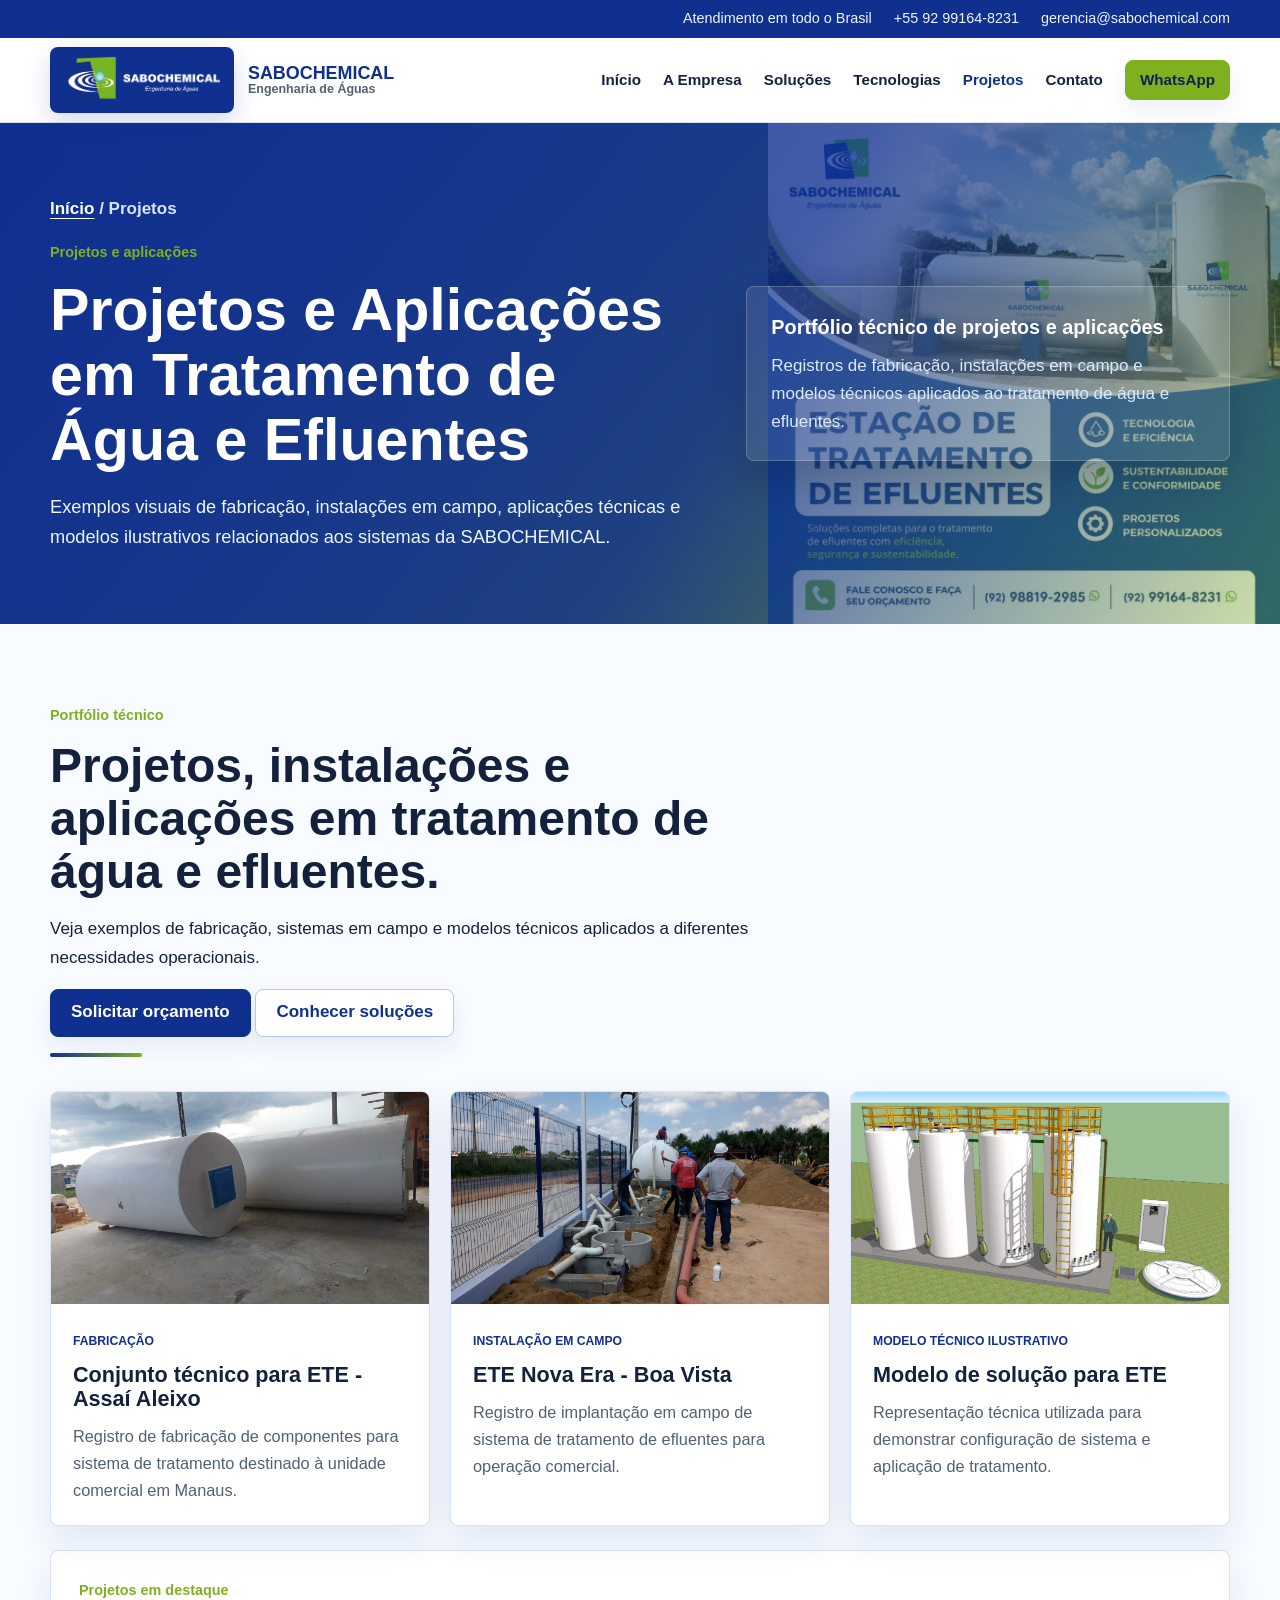
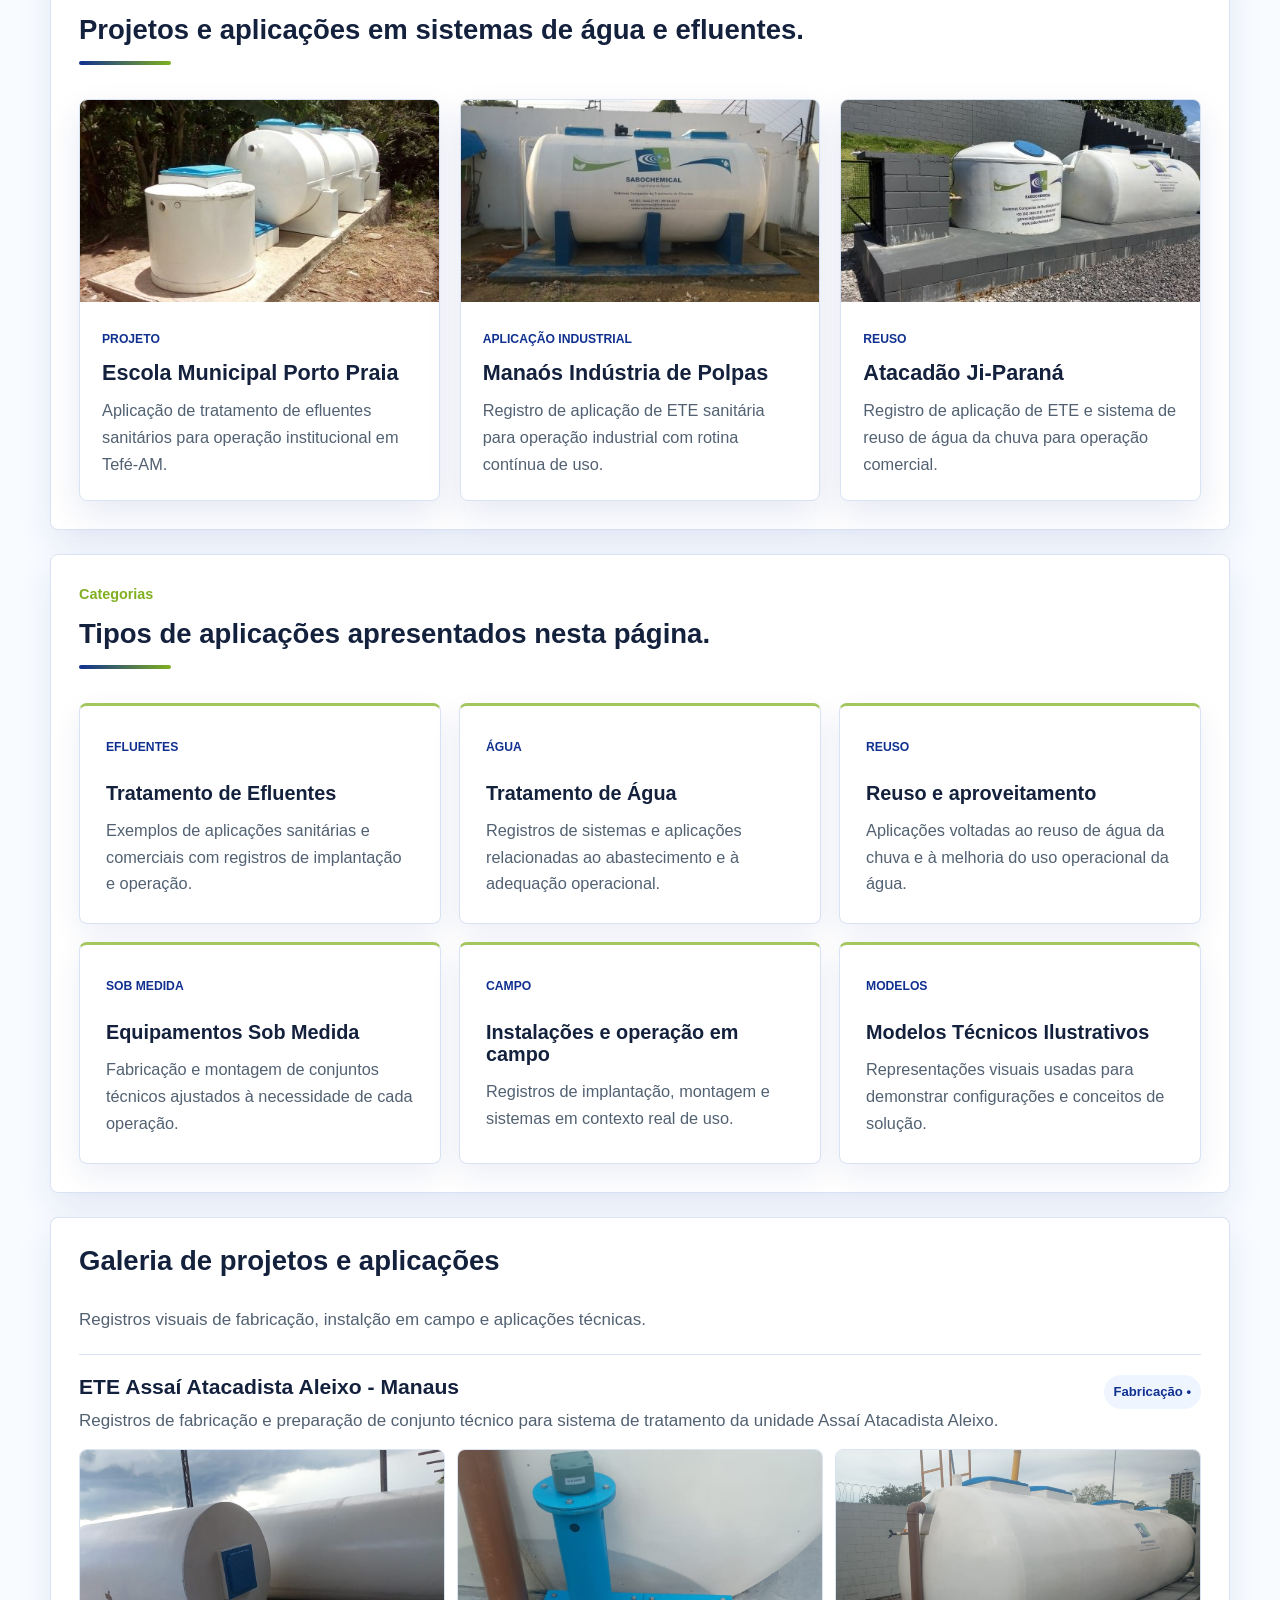
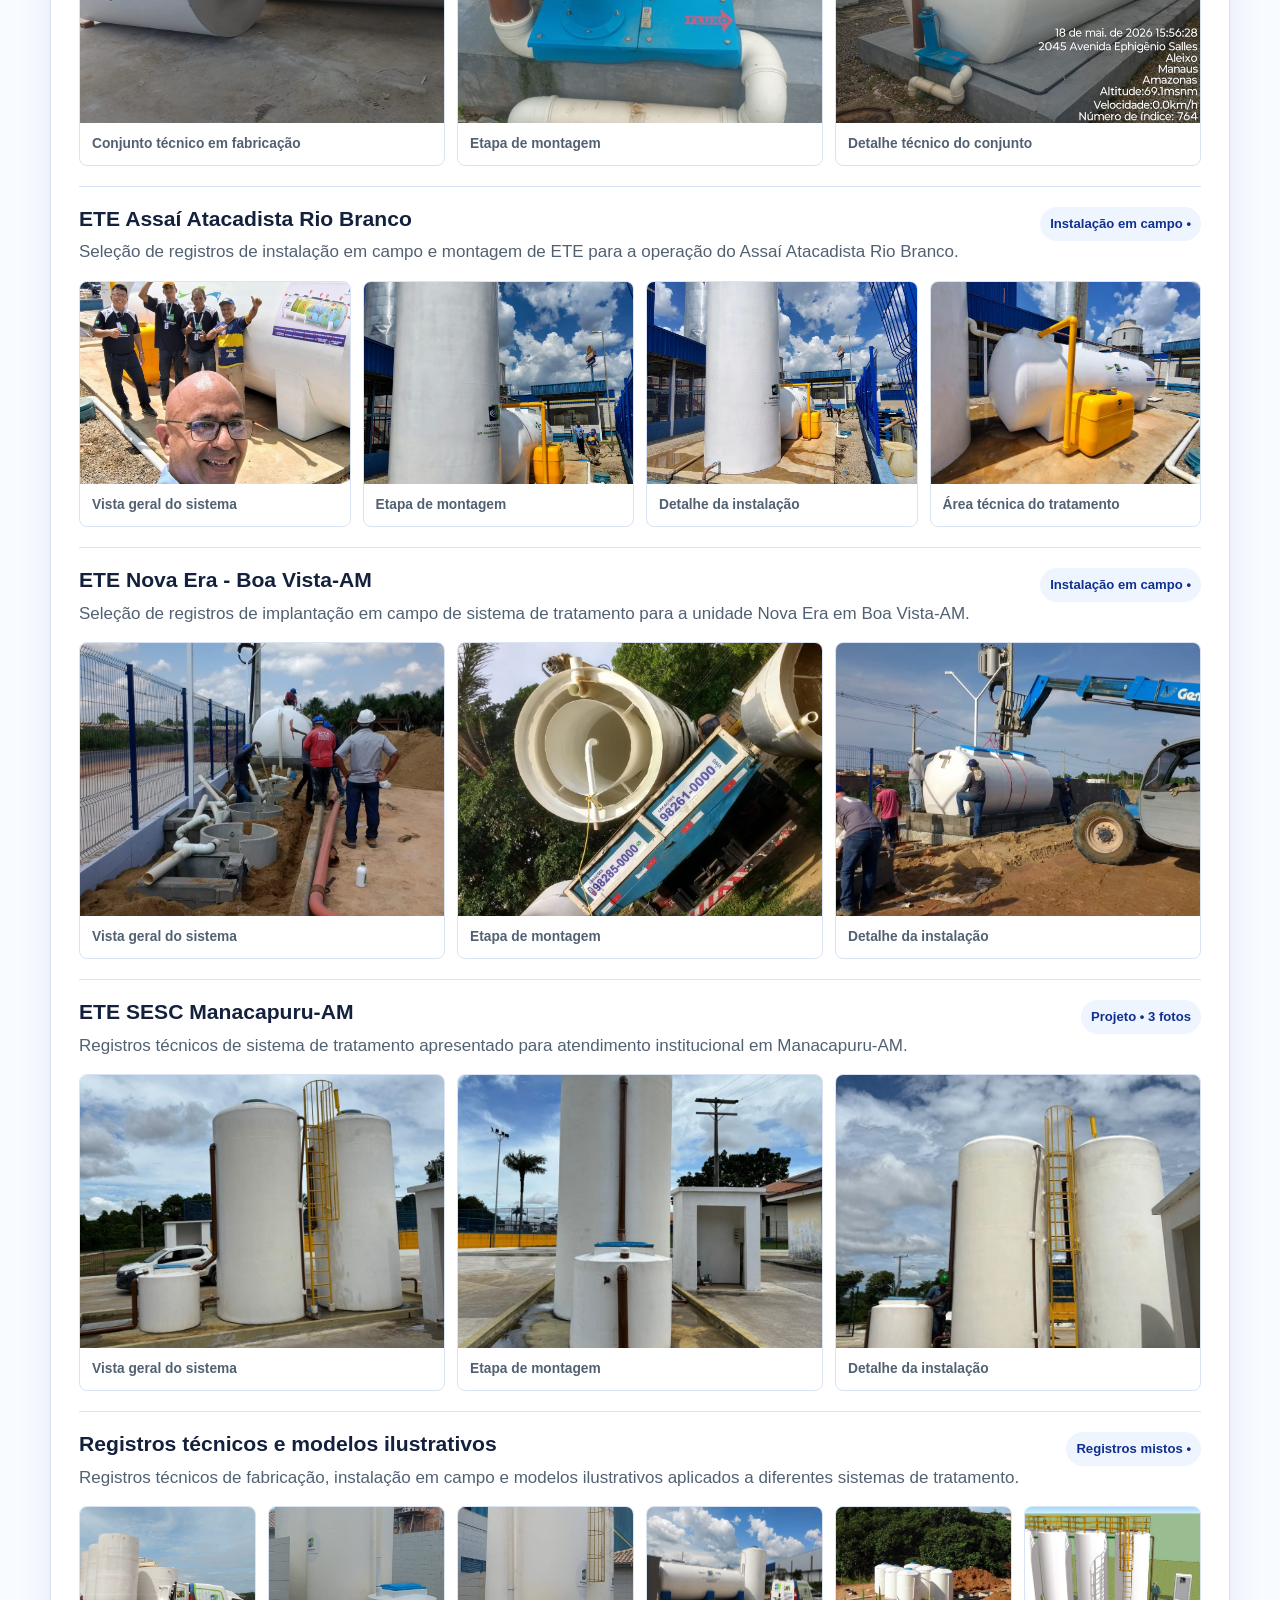
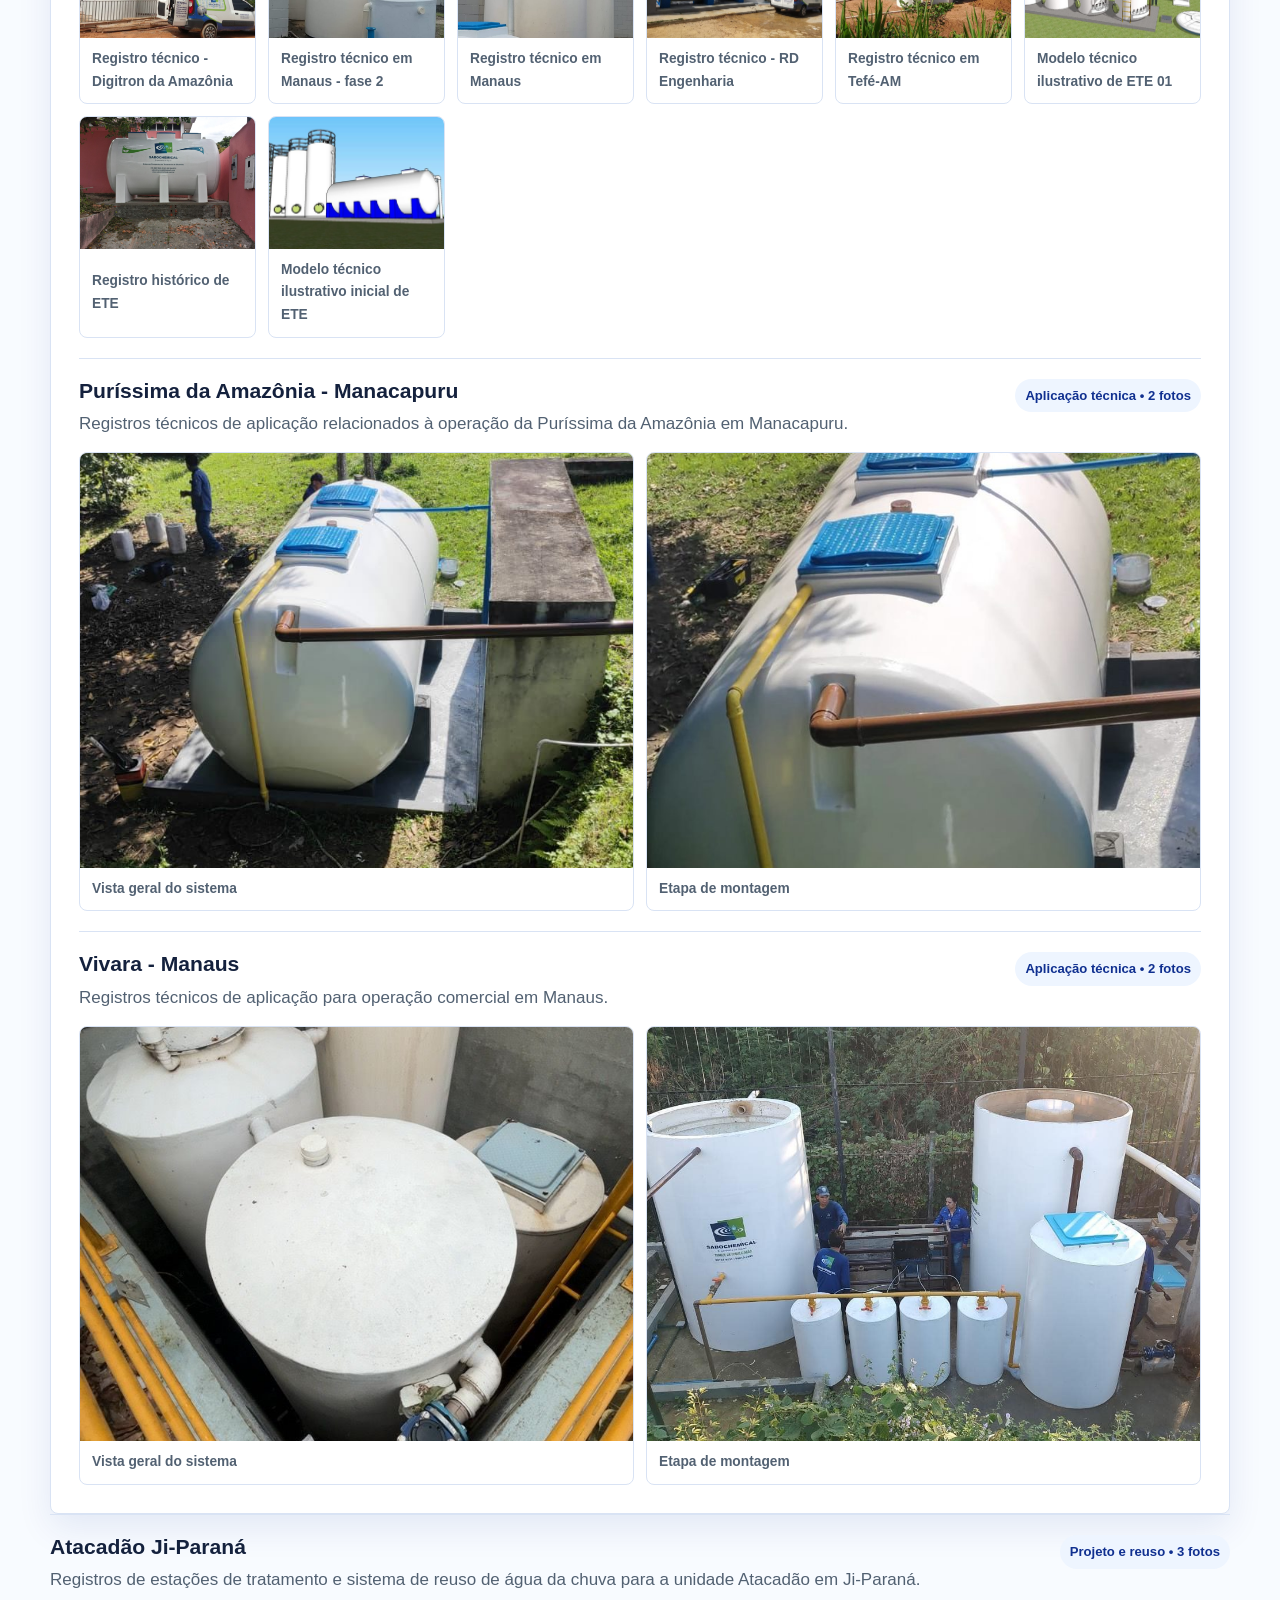
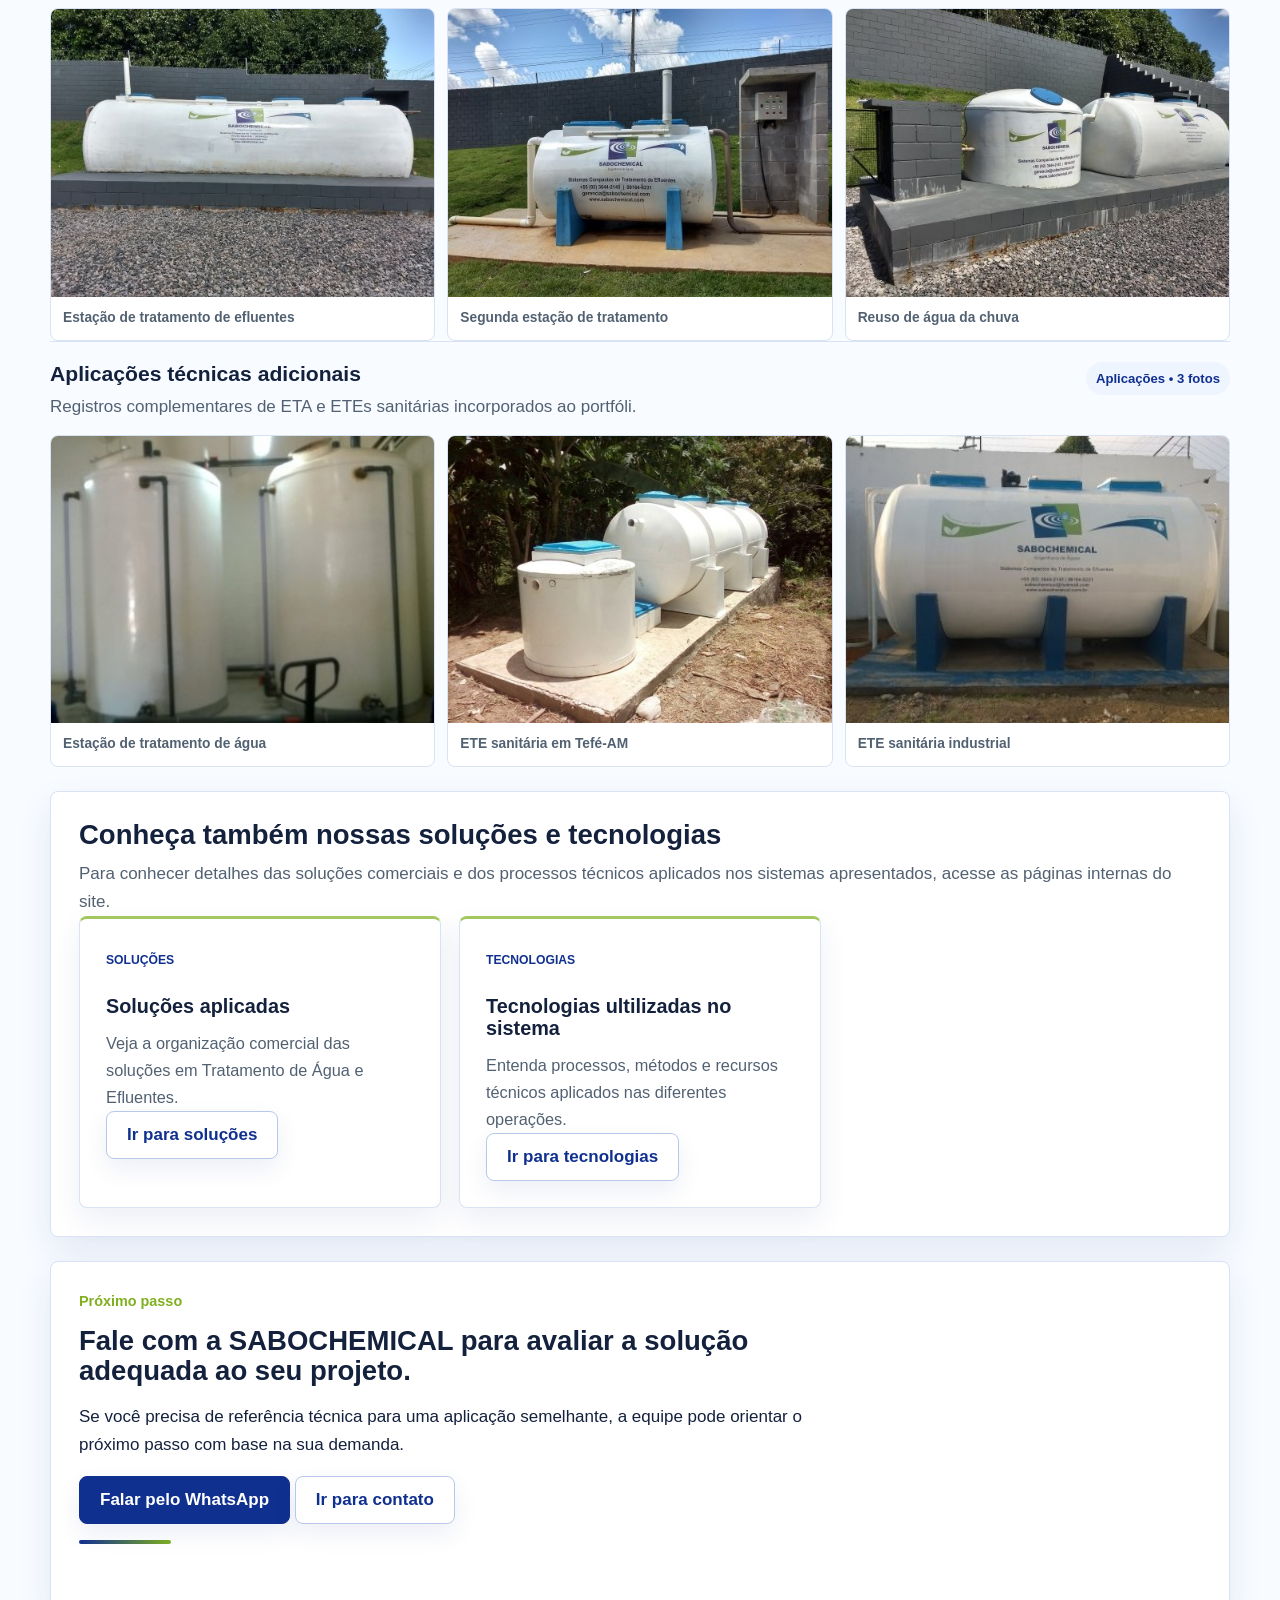
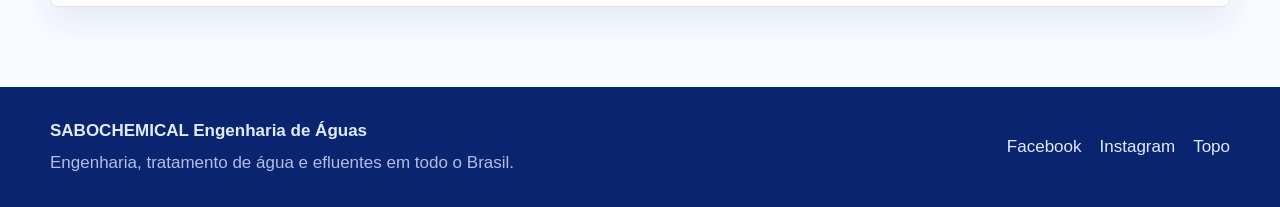
<file: projetos.html>
<!doctype html>
<html lang="pt-BR">
  <head>
    <meta charset="utf-8">
    <meta name="viewport" content="width=device-width, initial-scale=1">
    <title>Projetos e Aplicações em Tratamento de Água e Efluentes | SABOCHEMICAL</title>
    <meta name="description" content="Conheça projetos, aplicações em campo, registros de fabricação e modelos técnicos ilustrativos apresentados pela SABOCHEMICAL em água e efluentes.">
    <meta name="robots" content="index, follow">
    <meta name="theme-color" content="#0f6b63">
    <meta property="og:title" content="Projetos e Aplicações em Tratamento de Água e Efluentes | SABOCHEMICAL">
    <meta property="og:description" content="Conheça projetos, aplicações em campo, registros de fabricação e modelos técnicos ilustrativos apresentados pela SABOCHEMICAL em água e efluentes.">
    <meta property="og:type" content="website">
    <meta property="og:url" content="https://sabochemical.com/projetos.html">
    <meta property="og:image" content="assets/logo-sabochemical.png">
    <link rel="canonical" href="https://sabochemical.com/projetos.html">
    <link rel="icon" type="image/png" href="assets/logo-sabochemical.png">
    <link rel="stylesheet" href="styles.css?v=20260622">
  </head>
  <body>
    <a class="skip-link" href="#conteudo">Pular para o conteúdo</a>

    <header class="site-header" data-header>
      <div class="topbar">
        <div class="container topbar__inner">
          <span>Atendimento em todo o Brasil</span>
          <a href="tel:+5592991648231">+55 92 99164-8231</a>
          <a href="mailto:gerencia@sabochemical.com">gerencia@sabochemical.com</a>
        </div>
      </div>

      <nav class="nav container" aria-label="Navegação principal">
        <a class="brand" href="index.html" aria-label="SABOCHEMICAL - início">
          <span class="brand__mark" aria-hidden="true">
            <img src="assets/logo-sabochemical.png" alt="">
          </span>
          <span class="brand__text">
            <strong>SABOCHEMICAL</strong>
            <small>Engenharia de Águas</small>
          </span>
        </a>

        <button class="nav-toggle" type="button" aria-expanded="false" aria-controls="menu-principal" data-menu-toggle>
          <span></span>
          <span></span>
          <span></span>
          <span class="sr-only">Abrir menu</span>
        </button>

        <div class="nav-menu" id="menu-principal" data-menu>
          <a href="index.html">Início</a>
          <a href="empresa.html">A Empresa</a>
          <a href="solucoes.html">Soluções</a>
          <a href="tecnologias.html">Tecnologias</a>
          <a class="is-active" href="projetos.html">Projetos</a>
          <a href="contato.html">Contato</a>
          <a class="button button--small button--whatsapp" href="https://wa.me/5592991648231?text=Olá%2C%20vim%20pelo%20site%20da%20SABOCHEMICAL%20e%20gostaria%20de%20atendimento." target="_blank" rel="noopener">WhatsApp</a>
        </div>
      </nav>
    </header>

    <main id="conteudo">
      <section class="page-hero page-hero--projetos">
        <div class="container page-hero__grid">
          <div>
            <p class="breadcrumb"><a href="index.html">Início</a> / Projetos</p>
            <p class="eyebrow">Projetos e aplicações</p>
            <h1>Projetos e Aplicações em Tratamento de Água e Efluentes</h1>
            <p>Exemplos visuais de fabricação, instalações em campo, aplicações técnicas e modelos ilustrativos relacionados aos sistemas da SABOCHEMICAL.</p>
          </div>
          <div class="page-hero__aside">
            <strong>Portfólio técnico de projetos e aplicações</strong>
            <span>Registros de fabricação, instalações em campo e modelos técnicos aplicados ao tratamento de água e efluentes.</span>
          </div>
        </div>
      </section>

      <section class="section">
        <div class="container">
          <div class="section-heading">
            <p class="eyebrow">Portfólio técnico</p>
            <h2>Projetos, instalações e aplicações em tratamento de água e efluentes.</h2>
            <p>Veja exemplos de fabricação, sistemas em campo e modelos técnicos aplicados a diferentes necessidades operacionais.</p>
            <a class="button button--primary" href="contato.html">Solicitar orçamento</a>
            <a class="button button--secondary" href="solucoes.html">Conhecer soluções</a>
          </div>

          <div class="project-grid project-grid--featured">
            <article class="project">
              <div class="project__media">
                <img src="assets/project-gallery/ete-assai-atacadista-aleixo-manaus-01.jpg" alt="Registro de fabricação de conjunto técnico para ETE do Assaí Atacadista Aleixo" width="1400" height="788" loading="eager">
              </div>
              <div class="project__body">
                <span class="project__label">Fabricação</span>
                <h3>Conjunto técnico para ETE - Assaí Aleixo</h3>
                <p>Registro de fabricação de componentes para sistema de tratamento destinado à unidade comercial em Manaus.</p>
              </div>
            </article>
            <article class="project">
              <div class="project__media">
                <img src="assets/project-gallery/ete-nova-era-de-boa-vista-am-01.jpg" alt="Registro de instalação em campo da ETE Nova Era em Boa Vista" width="1400" height="788" loading="eager">
              </div>
              <div class="project__body">
                <span class="project__label">Instalação em campo</span>
                <h3>ETE Nova Era - Boa Vista</h3>
                <p>Registro de implantação em campo de sistema de tratamento de efluentes para operação comercial.</p>
              </div>
            </article>
            <article class="project">
              <div class="project__media">
                <img src="assets/project-gallery/projetos-diversos-06-maquete-2.jpg" alt="Modelo técnico ilustrativo de ETE para apresentação de solução" width="1400" height="788" loading="eager">
              </div>
              <div class="project__body">
                <span class="project__label">Modelo técnico ilustrativo</span>
                <h3>Modelo de solução para ETE</h3>
                <p>Representação técnica utilizada para demonstrar configuração de sistema e aplicação de tratamento.</p>
              </div>
            </article>
          </div>

          <div class="content-card content-card--spaced">
            <div class="section-heading section-heading--compact">
              <p class="eyebrow">Projetos em destaque</p>
              <h2>Projetos e aplicações em sistemas de água e efluentes.</h2>
            </div>
            <div class="project-grid project-grid--featured">
              <article class="project">
                <div class="project__media">
                  <img src="assets/project-gallery/ete-escola-porto-praia-tefe-am-01.jpg" loading="lazy" alt="Registro de sistema de tratamento de efluentes sanitários da Escola Municipal Porto Praia em Tefé-AM" width="1400" height="788">
                </div>
                <div class="project__body">
                  <span class="project__label">Projeto</span>
                  <h3>Escola Municipal Porto Praia</h3>
                  <p>Aplicação de tratamento de efluentes sanitários para operação institucional em Tefé-AM.</p>
                </div>
              </article>
              <article class="project">
                <div class="project__media">
                  <img src="assets/project-gallery/ete-manaos-industria-de-polpas-01.jpg" loading="lazy" alt="Registro de ETE sanitária para a Manaós Indústria de Polpas" width="1400" height="788">
                </div>
                <div class="project__body">
                  <span class="project__label">Aplicação industrial</span>
                  <h3>Manaós Indústria de Polpas</h3>
                  <p>Registro de aplicação de ETE sanitária para operação industrial com rotina contínua de uso.</p>
                </div>
              </article>
              <article class="project">
                <div class="project__media">
                  <img src="assets/project-gallery/ete-reuso-agua-chuva-atacadao-ji-parana-01.jpg" loading="lazy" alt="Registro de sistema de reuso de água da chuva no Atacadão Ji-Paraná" width="1400" height="788">
                </div>
                <div class="project__body">
                  <span class="project__label">Reuso</span>
                  <h3>Atacadão Ji-Paraná</h3>
                  <p>Registro de aplicação de ETE e sistema de reuso de água da chuva para operação comercial.</p>
                </div>
              </article>
            </div>
          </div>
          <div class="content-card content-card--spaced">
            <div class="section-heading section-heading--compact">
              <p class="eyebrow">Categorias</p>
              <h2>Tipos de aplicações apresentados nesta página.</h2>
            </div>
            <div class="cards cards--solutions">
              <article class="card"><span class="card__tag">Efluentes</span><h3>Tratamento de Efluentes</h3><p>Exemplos de aplicações sanitárias e comerciais com registros de implantação e operação.</p></article>
              <article class="card"><span class="card__tag">Água</span><h3>Tratamento de Água</h3><p>Registros de sistemas e aplicações relacionadas ao abastecimento e à adequação operacional.</p></article>
              <article class="card"><span class="card__tag">Reuso</span><h3>Reuso e aproveitamento</h3><p>Aplicações voltadas ao reuso de água da chuva e à melhoria do uso operacional da água.</p></article>
              <article class="card"><span class="card__tag">Sob medida</span><h3>Equipamentos Sob Medida</h3><p>Fabricação e montagem de conjuntos técnicos ajustados à necessidade de cada operação.</p></article>
              <article class="card"><span class="card__tag">Campo</span><h3>Instalações e operação em campo</h3><p>Registros de implantação, montagem e sistemas em contexto real de uso.</p></article>
              <article class="card"><span class="card__tag">Modelos</span><h3>Modelos Técnicos Ilustrativos</h3><p>Representações visuais usadas para demonstrar configurações e conceitos de solução.</p></article>
            </div>
          </div>
          <div class="content-card content-card--spaced gallery-block">
            <h2>Galeria de projetos e aplicações</h2>
            <p class="content-note">Registros visuais de fabricação, instalção em campo e aplicações técnicas.</p>
            <article class="gallery-project">
              <div class="gallery-project__header">
                <div>
                  <h3>ETE Assa&#237; Atacadista Aleixo - Manaus</h3>
                  <p>Registros de fabrica&#231;&#227;o e prepara&#231;&#227;o de conjunto t&#233;cnico para sistema de tratamento da unidade Assa&#237; Atacadista Aleixo.</p>
                </div>
                <span>Fabricação • </span>
              </div>
              <div class="gallery-strip">
                <a class="gallery-thumb" href="assets/project-gallery/ete-assai-atacadista-aleixo-manaus-01.jpg" target="_blank" rel="noopener">
                  <img src="assets/project-gallery/ete-assai-atacadista-aleixo-manaus-01.jpg" alt="Registro de fabricação de conjunto técnico para ETE do Assaí Atacadista Aleixo" loading="lazy">
                  <span>Conjunto técnico em fabricação</span>
                </a>
                <a class="gallery-thumb" href="assets/project-gallery/ete-assai-atacadista-aleixo-manaus-02.jpg" target="_blank" rel="noopener">
                  <img src="assets/project-gallery/ete-assai-atacadista-aleixo-manaus-02.jpg" alt="Registro de montagem de conjunto técnico para ETE do Assaí Atacadista Aleixo" loading="lazy">
                  <span>Etapa de montagem</span>
                </a>
                <a class="gallery-thumb" href="assets/project-gallery/ete-assai-atacadista-aleixo-manaus-03.jpg" target="_blank" rel="noopener">
                  <img src="assets/project-gallery/ete-assai-atacadista-aleixo-manaus-03.jpg" alt="Registro técnico de componente do sistema para ETE do Assaí Atacadista Aleixo" loading="lazy">
                  <span>Detalhe técnico do conjunto</span>
                </a>
              </div>
            </article>
            <article class="gallery-project">
              <div class="gallery-project__header">
                <div>
                  <h3>ETE Assa&#237; Atacadista Rio Branco</h3>
                  <p>Seleção de registros de instalação em campo e montagem de ETE para a operação do Assaí Atacadista Rio Branco.</p>
                </div>
                <span>Instalação em campo • </span>
              </div>
              <div class="gallery-strip">
                <a class="gallery-thumb" href="assets/project-gallery/ete-assai-atacadista-rio-branco-01.jpg" target="_blank" rel="noopener">
                  <img src="assets/project-gallery/ete-assai-atacadista-rio-branco-01.jpg" alt="ETE Assa&#237; Atacadista Rio Branco - Vista geral do sistema" loading="lazy">
                  <span>Vista geral do sistema</span>
                </a>
                <a class="gallery-thumb" href="assets/project-gallery/ete-assai-atacadista-rio-branco-02.jpg" target="_blank" rel="noopener">
                  <img src="assets/project-gallery/ete-assai-atacadista-rio-branco-02.jpg" alt="ETE Assa&#237; Atacadista Rio Branco - Etapa de montagem" loading="lazy">
                  <span>Etapa de montagem</span>
                </a>
                <a class="gallery-thumb" href="assets/project-gallery/ete-assai-atacadista-rio-branco-03.jpg" target="_blank" rel="noopener">
                  <img src="assets/project-gallery/ete-assai-atacadista-rio-branco-03.jpg" alt="ETE Assa&#237; Atacadista Rio Branco - Detalhe da instala&#231;&#227;o" loading="lazy">
                  <span>Detalhe da instala&#231;&#227;o</span>
                </a>
                <a class="gallery-thumb" href="assets/project-gallery/ete-assai-atacadista-rio-branco-04.jpg" target="_blank" rel="noopener">
                  <img src="assets/project-gallery/ete-assai-atacadista-rio-branco-04.jpg" alt="ETE Assa&#237; Atacadista Rio Branco - &#193;rea t&#233;cnica do tratamento" loading="lazy">
                  <span>&#193;rea t&#233;cnica do tratamento</span>
                </a>
              </div>
            </article>
            <article class="gallery-project">
              <div class="gallery-project__header">
                <div>
                  <h3>ETE Nova Era - Boa Vista-AM</h3>
                  <p>Seleção de registros de implantação em campo de sistema de tratamento para a unidade Nova Era em Boa Vista-AM.</p>
                </div>
                <span>Instalação em campo • </span>
              </div>
              <div class="gallery-strip">
                <a class="gallery-thumb" href="assets/project-gallery/ete-nova-era-de-boa-vista-am-01.jpg" target="_blank" rel="noopener">
                  <img src="assets/project-gallery/ete-nova-era-de-boa-vista-am-01.jpg" alt="ETE Nova Era - Boa Vista-AM - Vista geral do sistema" loading="lazy">
                  <span>Vista geral do sistema</span>
                </a>
                <a class="gallery-thumb" href="assets/project-gallery/ete-nova-era-de-boa-vista-am-02.jpg" target="_blank" rel="noopener">
                  <img src="assets/project-gallery/ete-nova-era-de-boa-vista-am-02.jpg" alt="ETE Nova Era - Boa Vista-AM - Etapa de montagem" loading="lazy">
                  <span>Etapa de montagem</span>
                </a>
                <a class="gallery-thumb" href="assets/project-gallery/ete-nova-era-de-boa-vista-am-03.jpg" target="_blank" rel="noopener">
                  <img src="assets/project-gallery/ete-nova-era-de-boa-vista-am-03.jpg" alt="ETE Nova Era - Boa Vista-AM - Detalhe da instala&#231;&#227;o" loading="lazy">
                  <span>Detalhe da instala&#231;&#227;o</span>
                </a>
              </div>
            </article>
            <article class="gallery-project">
              <div class="gallery-project__header">
                <div>
                  <h3>ETE SESC Manacapuru-AM</h3>
                  <p>Registros t&#233;cnicos de sistema de tratamento apresentado para atendimento institucional em Manacapuru-AM.</p>
                </div>
                <span>Projeto • 3 fotos</span>
              </div>
              <div class="gallery-strip">
                <a class="gallery-thumb" href="assets/project-gallery/ete-sesc-manacapuru-am-01.jpg" target="_blank" rel="noopener">
                  <img src="assets/project-gallery/ete-sesc-manacapuru-am-01.jpg" alt="ETE SESC Manacapuru-AM - Vista geral do sistema" loading="lazy">
                  <span>Vista geral do sistema</span>
                </a>
                <a class="gallery-thumb" href="assets/project-gallery/ete-sesc-manacapuru-am-02.jpg" target="_blank" rel="noopener">
                  <img src="assets/project-gallery/ete-sesc-manacapuru-am-02.jpg" alt="ETE SESC Manacapuru-AM - Etapa de montagem" loading="lazy">
                  <span>Etapa de montagem</span>
                </a>
                <a class="gallery-thumb" href="assets/project-gallery/ete-sesc-manacapuru-am-03.jpg" target="_blank" rel="noopener">
                  <img src="assets/project-gallery/ete-sesc-manacapuru-am-03.jpg" alt="ETE SESC Manacapuru-AM - Detalhe da instala&#231;&#227;o" loading="lazy">
                  <span>Detalhe da instala&#231;&#227;o</span>
                </a>
              </div>
            </article>
            <article class="gallery-project">
              <div class="gallery-project__header">
                <div>
                  <h3>Registros técnicos e modelos ilustrativos</h3>
                  <p>Registros técnicos de fabricação, instalação em campo e modelos ilustrativos aplicados a diferentes sistemas de tratamento.</p>
                </div>
                <span>Registros mistos • </span>
              </div>
              <div class="gallery-strip">
                <a class="gallery-thumb" href="assets/project-gallery/projetos-diversos-01-ete-digitron-da-amazonia.jpg" target="_blank" rel="noopener">
                  <img src="assets/project-gallery/projetos-diversos-01-ete-digitron-da-amazonia.jpg" alt="Registro técnico de aplicação de ETE para Digitron da Amazônia" loading="lazy">
                  <span>Registro técnico - Digitron da Amazônia</span>
                </a>
                <a class="gallery-thumb" href="assets/project-gallery/projetos-diversos-02-ete-manaus-2.jpg" target="_blank" rel="noopener">
                  <img src="assets/project-gallery/projetos-diversos-02-ete-manaus-2.jpg" alt="Registro técnico de estação de tratamento em Manaus - fase 2" loading="lazy">
                  <span>Registro técnico em Manaus - fase 2</span>
                </a>
                <a class="gallery-thumb" href="assets/project-gallery/projetos-diversos-03-ete-manaus.jpg" target="_blank" rel="noopener">
                  <img src="assets/project-gallery/projetos-diversos-03-ete-manaus.jpg" alt="Registro técnico de estação de tratamento em Manaus" loading="lazy">
                  <span>Registro técnico em Manaus</span>
                </a>
                <a class="gallery-thumb" href="assets/project-gallery/projetos-diversos-04-ete-rd-engenharia.jpg" target="_blank" rel="noopener">
                  <img src="assets/project-gallery/projetos-diversos-04-ete-rd-engenharia.jpg" alt="Registro técnico de estação de tratamento para RD Engenharia" loading="lazy">
                  <span>Registro técnico - RD Engenharia</span>
                </a>
                <a class="gallery-thumb" href="assets/project-gallery/projetos-diversos-05-ete-tefe-amazonas.jpg" target="_blank" rel="noopener">
                  <img src="assets/project-gallery/projetos-diversos-05-ete-tefe-amazonas.jpg" alt="Registro técnico de estação de tratamento em Tefé-AM" loading="lazy">
                  <span>Registro técnico em Tefé-AM</span>
                </a>
                <a class="gallery-thumb" href="assets/project-gallery/projetos-diversos-06-maquete-2.jpg" target="_blank" rel="noopener">
                  <img src="assets/project-gallery/projetos-diversos-06-maquete-2.jpg" alt="Modelo técnico ilustrativo de ETE 01" loading="lazy">
                  <span>Modelo técnico ilustrativo de ETE 01</span>
                </a>
                <a class="gallery-thumb" href="assets/project-gallery/projetos-diversos-14-primeira-ete.jpg" target="_blank" rel="noopener">
                  <img src="assets/project-gallery/projetos-diversos-14-primeira-ete.jpg" alt="Projetos diversos - Registro histórico de ETE" loading="lazy">
                  <span>Registro histórico de ETE</span>
                </a>
                <a class="gallery-thumb" href="assets/project-gallery/projetos-diversos-15-primeira-maquete-de-ete.jpg" target="_blank" rel="noopener">
                  <img src="assets/project-gallery/projetos-diversos-15-primeira-maquete-de-ete.jpg" alt="Modelo técnico ilustrativo inicial de ETE" loading="lazy">
                  <span>Modelo técnico ilustrativo inicial de ETE</span>
                </a>
              </div>
            </article>
            <article class="gallery-project">
              <div class="gallery-project__header">
                <div>
                  <h3>Pur&#237;ssima da Amaz&#244;nia - Manacapuru</h3>
                  <p>Registros t&#233;cnicos de aplica&#231;&#227;o relacionados &#224; opera&#231;&#227;o da Pur&#237;ssima da Amaz&#244;nia em Manacapuru.</p>
                </div>
                <span>Aplicação técnica • 2 fotos</span>
              </div>
              <div class="gallery-strip">
                <a class="gallery-thumb" href="assets/project-gallery/purissima-da-amazonia-manacapuru-01.jpg" target="_blank" rel="noopener">
                  <img src="assets/project-gallery/purissima-da-amazonia-manacapuru-01.jpg" alt="Pur&#237;ssima da Amaz&#244;nia - Manacapuru - Vista geral do sistema" loading="lazy">
                  <span>Vista geral do sistema</span>
                </a>
                <a class="gallery-thumb" href="assets/project-gallery/purissima-da-amazonia-manacapuru-02.jpg" target="_blank" rel="noopener">
                  <img src="assets/project-gallery/purissima-da-amazonia-manacapuru-02.jpg" alt="Pur&#237;ssima da Amaz&#244;nia - Manacapuru - Etapa de montagem" loading="lazy">
                  <span>Etapa de montagem</span>
                </a>
              </div>
            </article>
            <article class="gallery-project">
              <div class="gallery-project__header">
                <div>
                  <h3>Vivara - Manaus</h3>
                  <p>Registros t&#233;cnicos de aplica&#231;&#227;o para opera&#231;&#227;o comercial em Manaus.</p>
                </div>
                <span>Aplicação técnica • 2 fotos</span>
              </div>
              <div class="gallery-strip">
                <a class="gallery-thumb" href="assets/project-gallery/vivara-manaus-01.jpg" target="_blank" rel="noopener">
                  <img src="assets/project-gallery/vivara-manaus-01.jpg" alt="Vivara - Manaus - Vista geral do sistema" loading="lazy">
                  <span>Vista geral do sistema</span>
                </a>
                <a class="gallery-thumb" href="assets/project-gallery/vivara-manaus-02.jpg" target="_blank" rel="noopener">
                  <img src="assets/project-gallery/vivara-manaus-02.jpg" alt="Vivara - Manaus - Etapa de montagem" loading="lazy">
                  <span>Etapa de montagem</span>
                </a>
              </div>
            </article>
          </div>




            <article class="gallery-project">
              <div class="gallery-project__header">
                <div>
                  <h3>Atacadão Ji-Paraná</h3>
                  <p>Registros de estações de tratamento e sistema de reuso de água da chuva para a unidade Atacadão em Ji-Paraná.</p>
                </div>
                <span>Projeto e reuso • 3 fotos</span>
              </div>
              <div class="gallery-strip">
                <a class="gallery-thumb" href="assets/project-gallery/ete-atacadao-ji-parana-01.jpg" target="_blank" rel="noopener">
                  <img src="assets/project-gallery/ete-atacadao-ji-parana-01.jpg" alt="Atacadão Ji-Paraná - ETE" loading="lazy">
                  <span>Estação de tratamento de efluentes</span>
                </a>
                <a class="gallery-thumb" href="assets/project-gallery/ete-atacadao-ji-parana-02.jpg" target="_blank" rel="noopener">
                  <img src="assets/project-gallery/ete-atacadao-ji-parana-02.jpg" alt="Atacadão Ji-Paraná - segunda ETE" loading="lazy">
                  <span>Segunda estação de tratamento</span>
                </a>
                <a class="gallery-thumb" href="assets/project-gallery/ete-reuso-agua-chuva-atacadao-ji-parana-01.jpg" target="_blank" rel="noopener">
                  <img src="assets/project-gallery/ete-reuso-agua-chuva-atacadao-ji-parana-01.jpg" alt="Atacadão Ji-Paraná - sistema de reuso de água da chuva" loading="lazy">
                  <span>Reuso de água da chuva</span>
                </a>
              </div>
            </article>
            <article class="gallery-project">
              <div class="gallery-project__header">
                <div>
                  <h3>Aplicações técnicas adicionais</h3>
                  <p>Registros complementares de ETA e ETEs sanitárias incorporados ao portfóli.</p>
                </div>
                <span>Aplicações • 3 fotos</span>
              </div>
              <div class="gallery-strip">
                <a class="gallery-thumb" href="assets/project-gallery/eta-compacta-01.jpg" target="_blank" rel="noopener">
                  <img src="assets/project-gallery/eta-compacta-01.jpg" alt="Estação de tratamento de água" loading="lazy">
                  <span>Estação de tratamento de água</span>
                </a>
                <a class="gallery-thumb" href="assets/project-gallery/ete-escola-porto-praia-tefe-am-01.jpg" target="_blank" rel="noopener">
                  <img src="assets/project-gallery/ete-escola-porto-praia-tefe-am-01.jpg" alt="Escola Municipal Porto Praia em Tefé-AM - ETE sanitária" loading="lazy">
                  <span>ETE sanitária em Tefé-AM</span>
                </a>
                <a class="gallery-thumb" href="assets/project-gallery/ete-manaos-industria-de-polpas-01.jpg" target="_blank" rel="noopener">
                  <img src="assets/project-gallery/ete-manaos-industria-de-polpas-01.jpg" alt="Manaós Indústria de Polpas - ETE sanitária" loading="lazy">
                  <span>ETE sanitária industrial</span>
                </a>
              </div>
            </article>

          <div class="content-card content-card--spaced">
            <h2>Conheça também nossas soluções e tecnologias</h2>
            <p class="content-note">Para conhecer detalhes das soluções comerciais e dos processos técnicos aplicados nos sistemas apresentados, acesse as páginas internas do site.</p>
            <div class="cards cards--solutions">
              <article class="card"><span class="card__tag">Soluções</span><h3>Soluções aplicadas</h3><p>Veja a organização comercial das soluções em Tratamento de Água e Efluentes.</p><a class="button button--secondary" href="solucoes.html">Ir para soluções</a></article>
              <article class="card"><span class="card__tag">Tecnologias</span><h3>Tecnologias ultilizadas no sistema</h3><p>Entenda processos, métodos e recursos técnicos aplicados nas diferentes operações.</p><a class="button button--secondary" href="tecnologias.html">Ir para tecnologias</a></article>
            </div>
          </div>

          

          <div class="content-card content-card--spaced">
            <div class="section-heading section-heading--compact">
              <p class="eyebrow">Próximo passo</p>
              <h2>Fale com a SABOCHEMICAL para avaliar a solução adequada ao seu projeto.</h2>
              <p>Se você precisa de referência técnica para uma aplicação semelhante, a equipe pode orientar o próximo passo com base na sua demanda.</p>
              <a class="button button--primary" href="https://wa.me/5592991648231?text=Ol%C3%A1%2C%20preciso%20de%20uma%20avalia%C3%A7%C3%A3o%20para%20um%20projeto%20semelhante%20aos%20apresentados%20no%20portf%C3%B3lio." target="_blank" rel="noopener">Falar pelo WhatsApp</a>
              <a class="button button--secondary" href="contato.html">Ir para contato</a>
            </div>
          </div>
        </div>
      </section>
    </main>

    <footer class="site-footer">
      <div class="container footer__inner">
        <div>
          <strong>SABOCHEMICAL Engenharia de Águas</strong>
          <p>Engenharia, tratamento de água e efluentes em todo o Brasil.</p>
        </div>
        <div class="footer__links">
          <a href="https://www.facebook.com/sabochemical" target="_blank" rel="noopener">Facebook</a>
          <a href="https://www.instagram.com/sabochemical_eng/" target="_blank" rel="noopener">Instagram</a>
          <a href="index.html#inicio">Topo</a>
        </div>
      </div>
    </footer>

    <script src="script.js?v=20260622" defer></script>
  </body>
</html>
</file>
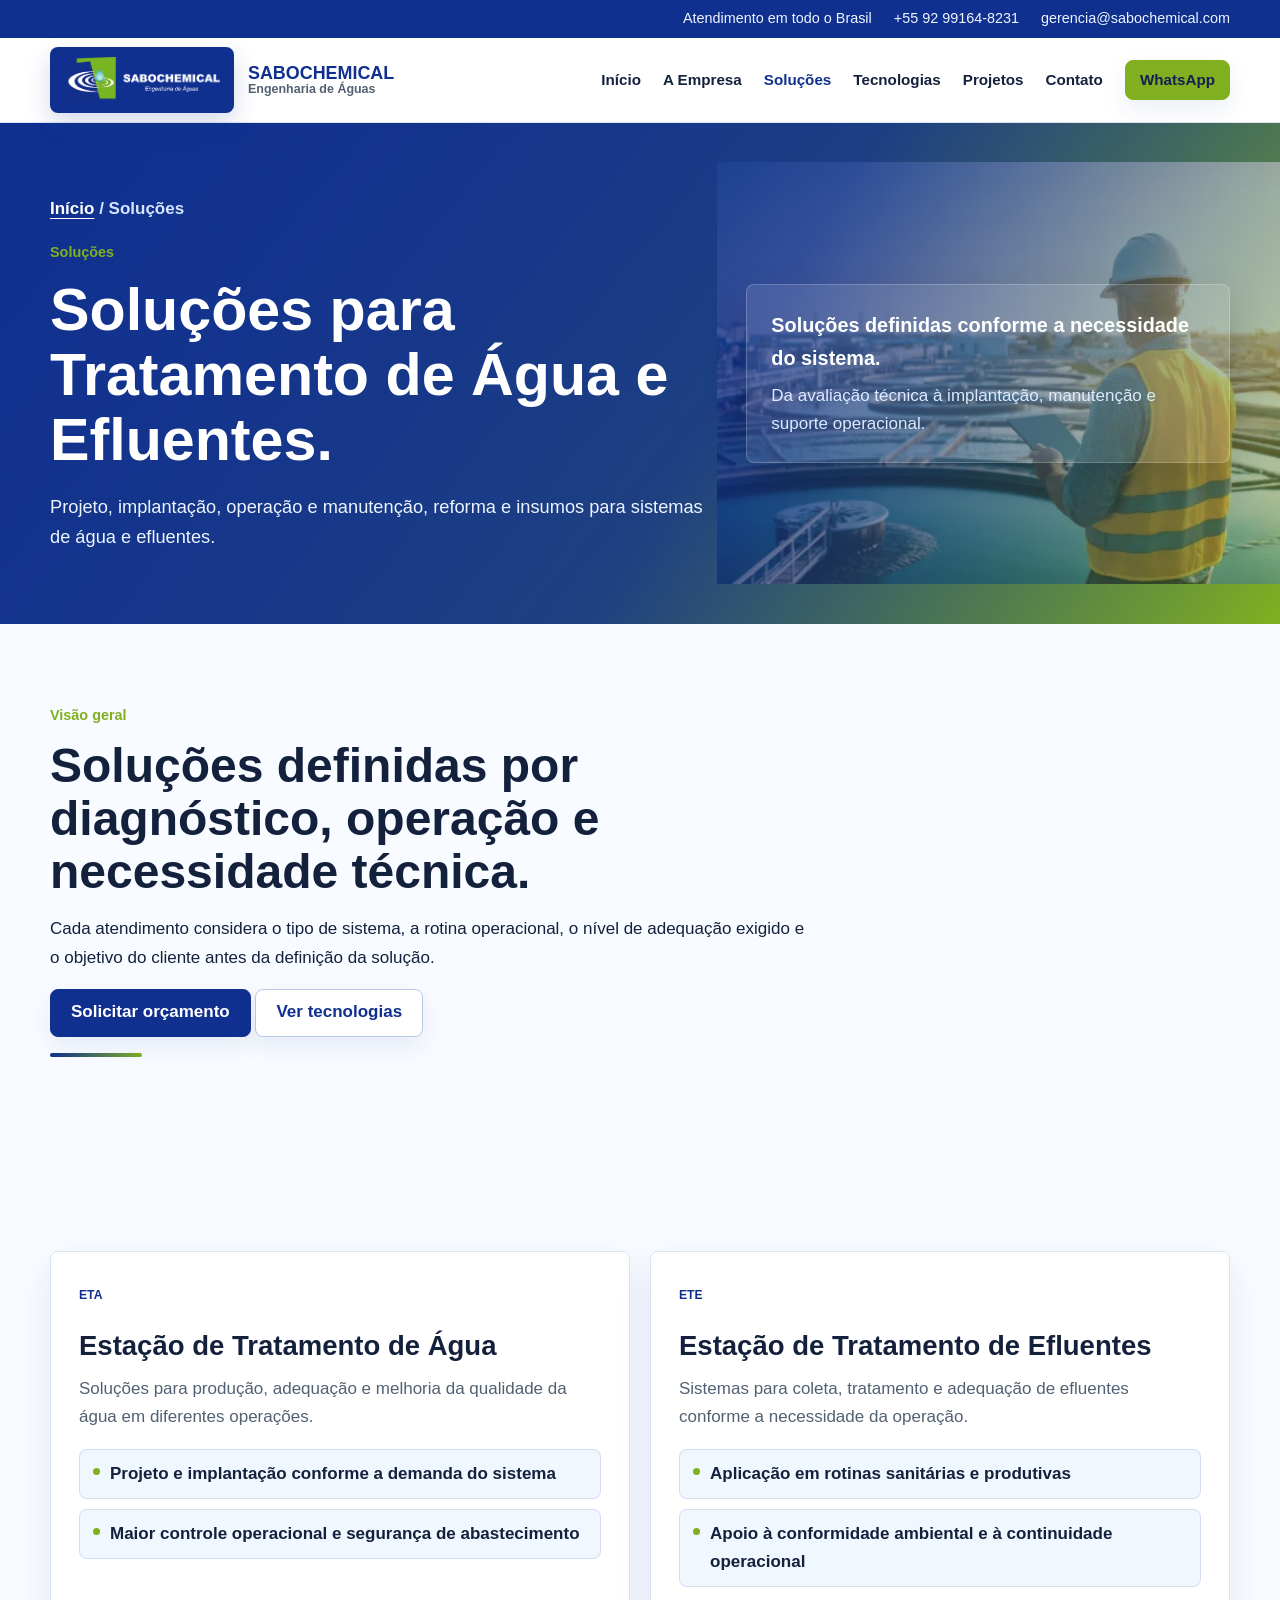
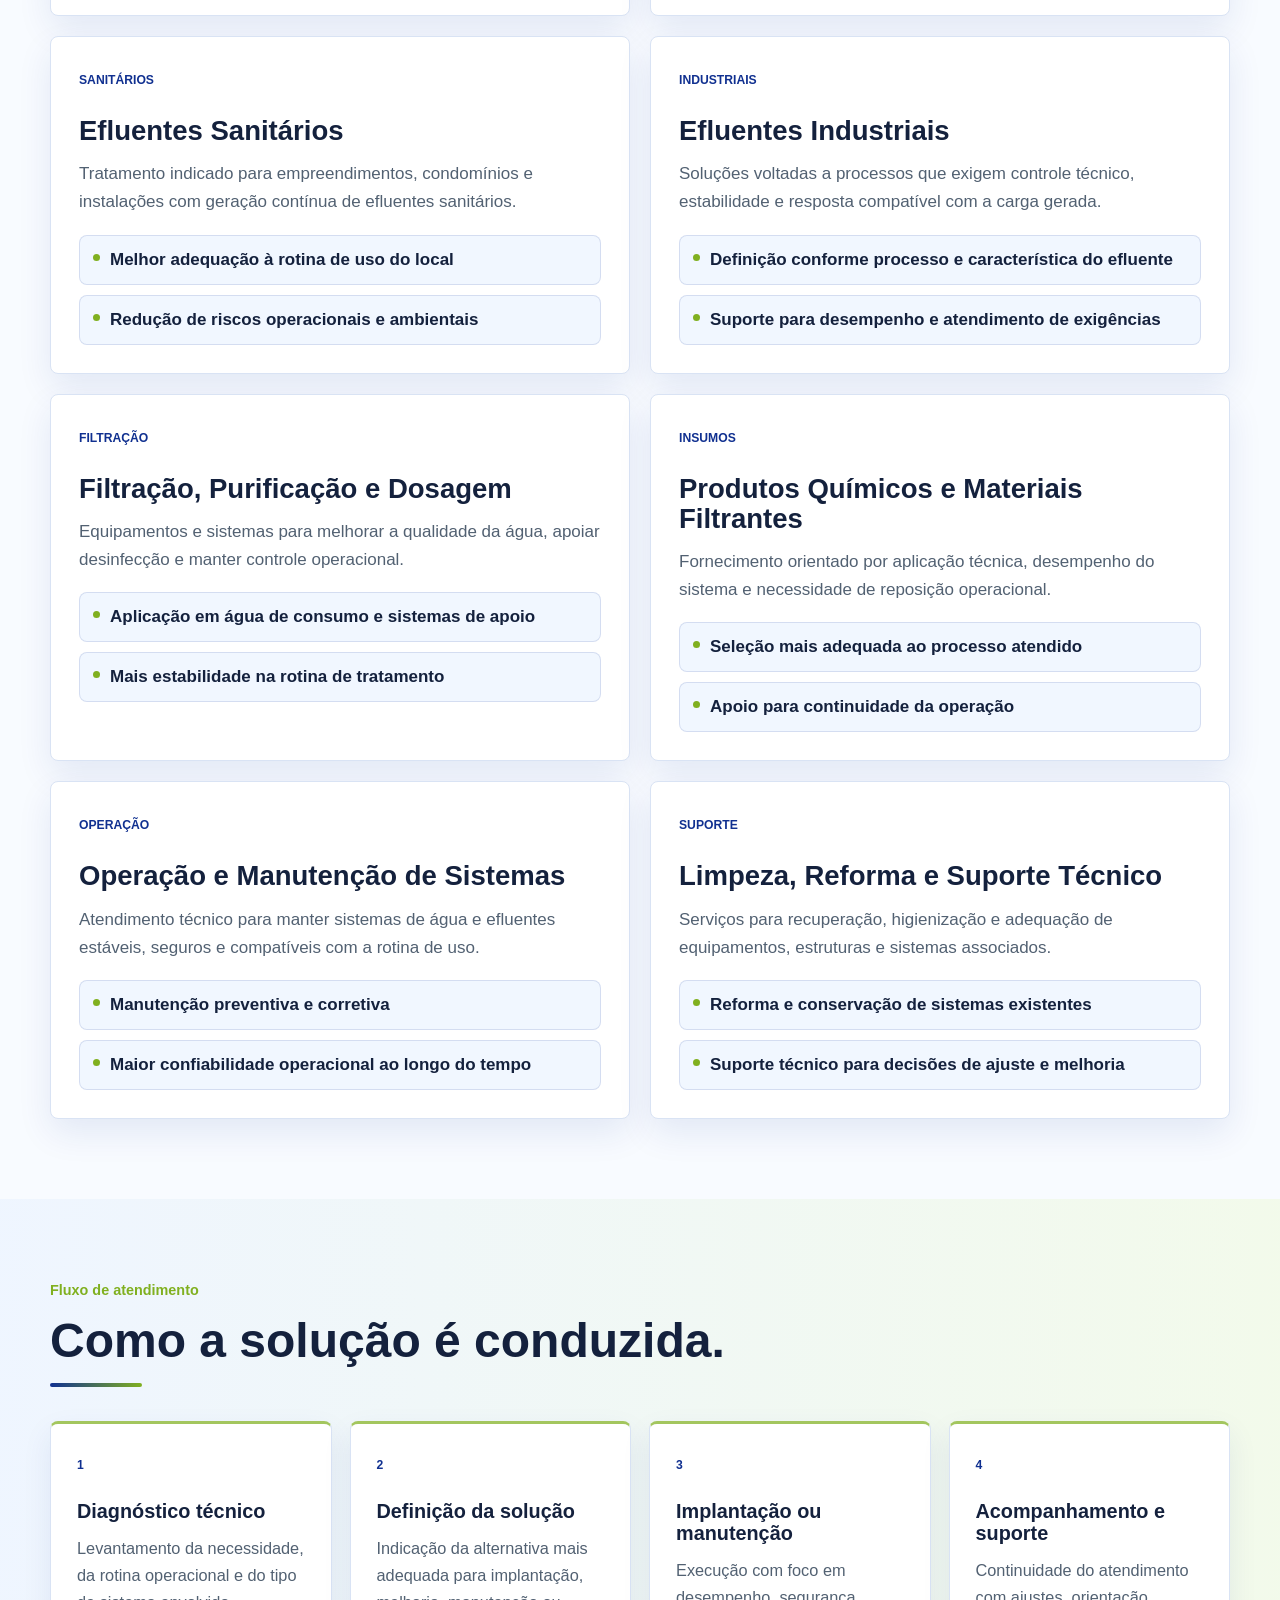
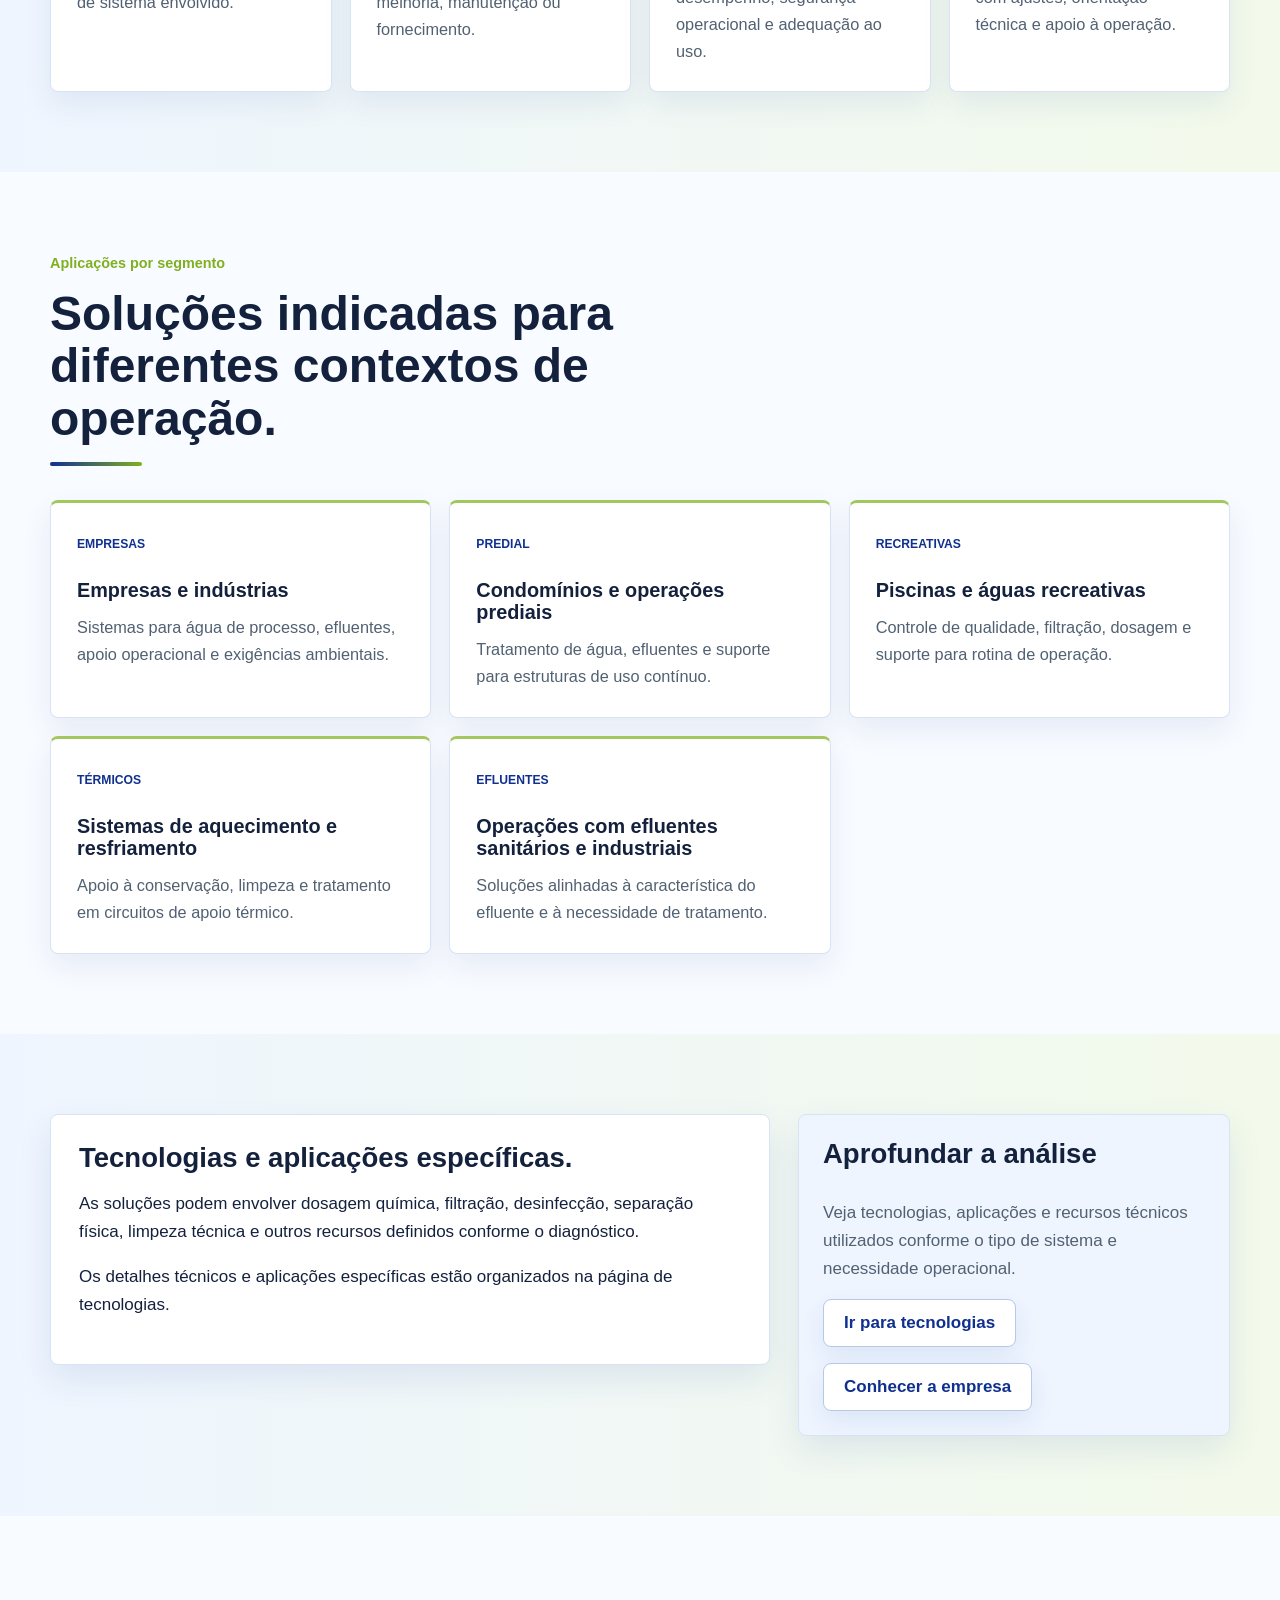
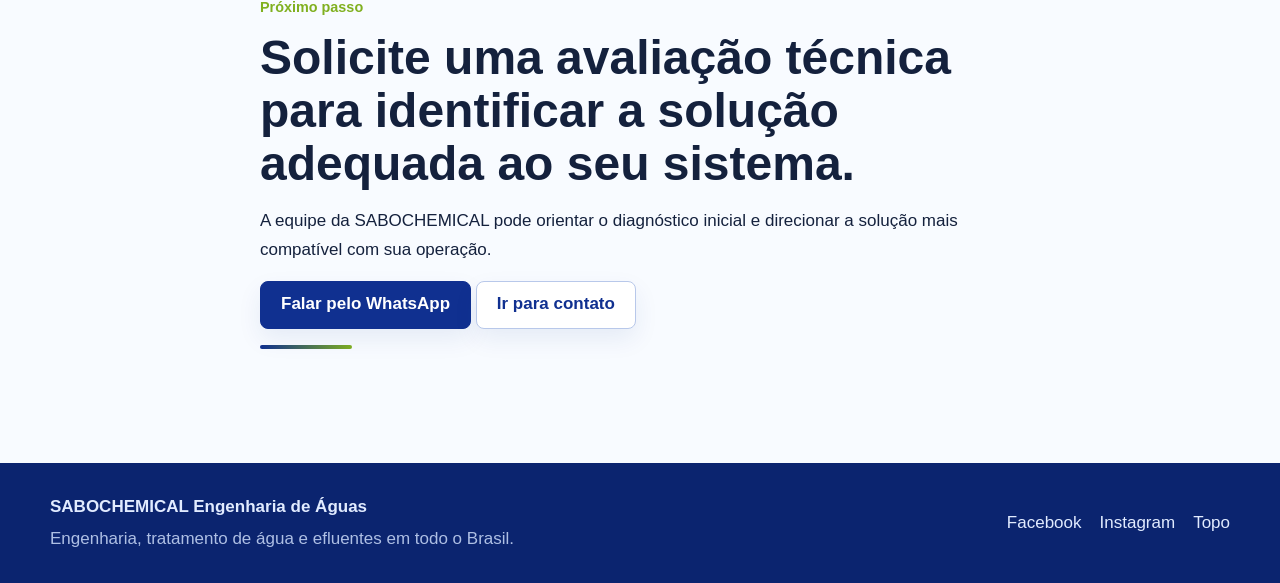
<file: solucoes.html>
<!doctype html>
<html lang="pt-BR">
  <head>
    <meta charset="utf-8">
    <meta name="viewport" content="width=device-width, initial-scale=1">
    <title>Soluções para Tratamento de Água e Efluentes | SABOCHEMICAL</title>
    <meta name="description" content="Conheça as soluções da SABOCHEMICAL para Tratamento de Água e Efluentes, com projeto, implantação, operação, manutenção e insumos para diferentes sistemas.">
    <meta name="robots" content="index, follow">
    <meta name="theme-color" content="#0f6b63">
    <meta property="og:title" content="Soluções para Tratamento de Água e Efluentes | SABOCHEMICAL">
    <meta property="og:description" content="Conheça as soluções da SABOCHEMICAL para Tratamento de Água e Efluentes, com projeto, implantação, operação, manutenção e insumos para diferentes sistemas.">
    <meta property="og:type" content="website">
    <meta property="og:url" content="https://sabochemical.com/solucoes.html">
    <meta property="og:image" content="assets/logo-sabochemical.png">
    <link rel="canonical" href="https://sabochemical.com/solucoes.html">
    <link rel="icon" type="image/png" href="assets/logo-sabochemical.png">
    <link rel="stylesheet" href="styles.css?v=20260622">
  </head>
  <body>
    <a class="skip-link" href="#conteudo">Pular para o conteúdo</a>

    <header class="site-header" data-header>
      <div class="topbar">
        <div class="container topbar__inner">
          <span>Atendimento em todo o Brasil</span>
          <a href="tel:+5592991648231">+55 92 99164-8231</a>
          <a href="mailto:gerencia@sabochemical.com">gerencia@sabochemical.com</a>
        </div>
      </div>

      <nav class="nav container" aria-label="Navegação principal">
        <a class="brand" href="index.html" aria-label="SABOCHEMICAL - início">
          <span class="brand__mark" aria-hidden="true">
            <img src="assets/logo-sabochemical.png" alt="">
          </span>
          <span class="brand__text">
            <strong>SABOCHEMICAL</strong>
            <small>Engenharia de Águas</small>
          </span>
        </a>

        <button class="nav-toggle" type="button" aria-expanded="false" aria-controls="menu-principal" data-menu-toggle>
          <span></span>
          <span></span>
          <span></span>
          <span class="sr-only">Abrir menu</span>
        </button>

        <div class="nav-menu" id="menu-principal" data-menu>
          <a href="index.html">Início</a>
          <a href="empresa.html">A Empresa</a>
          <a class="is-active" href="solucoes.html">Soluções</a>
          <a href="tecnologias.html">Tecnologias</a>
          <a href="projetos.html">Projetos</a>
          <a href="contato.html">Contato</a>
          <a class="button button--small button--whatsapp" href="https://wa.me/5592991648231?text=Olá%2C%20vim%20pelo%20site%20da%20SABOCHEMICAL%20e%20gostaria%20de%20atendimento." target="_blank" rel="noopener">WhatsApp</a>
        </div>
      </nav>
    </header>

    <main id="conteudo">
      <section class="page-hero page-hero--solucoes">
        <div class="container page-hero__grid">
          <div>
            <p class="breadcrumb"><a href="index.html">Início</a> / Soluções</p>
            <p class="eyebrow">Soluções</p>
            <h1>Soluções para Tratamento de Água e Efluentes.</h1>
            <p>Projeto, implantação, operação e manutenção, reforma e insumos para sistemas de água e efluentes.</p>
          </div>
          <div class="page-hero__aside">
            <strong>Soluções definidas conforme a necessidade do sistema.</strong>
            <span>Da avaliação técnica à implantação, manutenção e suporte operacional.</span>
          </div>
        </div>
      </section>

      <section class="section">
        <div class="container">
          <div class="section-heading">
            <p class="eyebrow">Visão geral</p>
            <h2>Soluções definidas por diagnóstico, operação e necessidade técnica.</h2>
            <p>Cada atendimento considera o tipo de sistema, a rotina operacional, o nível de adequação exigido e o objetivo do cliente antes da definição da solução.</p>
            <a class="button button--primary" href="contato.html">Solicitar orçamento</a>
            <a class="button button--secondary" href="tecnologias.html">Ver tecnologias</a>
          </div>
        </div>
      </section>

      <section class="section">
        <div class="container topic-grid">
          <article class="topic-card">
            <span class="card__tag">ETA</span>
            <h3>Estação de Tratamento de Água</h3>
            <p>Soluções para produção, adequação e melhoria da qualidade da água em diferentes operações.</p>
            <ul class="check-list">
              <li>Projeto e implantação conforme a demanda do sistema</li>
              <li>Maior controle operacional e segurança de abastecimento</li>
            </ul>
          </article>

          <article class="topic-card">
            <span class="card__tag">ETE</span>
            <h3>Estação de Tratamento de Efluentes</h3>
            <p>Sistemas para coleta, tratamento e adequação de efluentes conforme a necessidade da operação.</p>
            <ul class="check-list">
              <li>Aplicação em rotinas sanitárias e produtivas</li>
              <li>Apoio à conformidade ambiental e à continuidade operacional</li>
            </ul>
          </article>

          <article class="topic-card">
            <span class="card__tag">Sanitários</span>
            <h3>Efluentes Sanitários</h3>
            <p>Tratamento indicado para empreendimentos, condomínios e instalações com geração contínua de efluentes sanitários.</p>
            <ul class="check-list">
              <li>Melhor adequação à rotina de uso do local</li>
              <li>Redução de riscos operacionais e ambientais</li>
            </ul>
          </article>

          <article class="topic-card">
            <span class="card__tag">Industriais</span>
            <h3>Efluentes Industriais</h3>
            <p>Soluções voltadas a processos que exigem controle técnico, estabilidade e resposta compatível com a carga gerada.</p>
            <ul class="check-list">
              <li>Definição conforme processo e característica do efluente</li>
              <li>Suporte para desempenho e atendimento de exigências</li>
            </ul>
          </article>

          <article class="topic-card">
            <span class="card__tag">Filtração</span>
            <h3>Filtração, Purificação e Dosagem</h3>
            <p>Equipamentos e sistemas para melhorar a qualidade da água, apoiar desinfecção e manter controle operacional.</p>
            <ul class="check-list">
              <li>Aplicação em água de consumo e sistemas de apoio</li>
              <li>Mais estabilidade na rotina de tratamento</li>
            </ul>
          </article>

          <article class="topic-card">
            <span class="card__tag">Insumos</span>
            <h3>Produtos Químicos e Materiais Filtrantes</h3>
            <p>Fornecimento orientado por aplicação técnica, desempenho do sistema e necessidade de reposição operacional.</p>
            <ul class="check-list">
              <li>Seleção mais adequada ao processo atendido</li>
              <li>Apoio para continuidade da operação</li>
            </ul>
          </article>

          <article class="topic-card">
            <span class="card__tag">Operação</span>
            <h3>Operação e Manutenção de Sistemas</h3>
            <p>Atendimento técnico para manter sistemas de água e efluentes estáveis, seguros e compatíveis com a rotina de uso.</p>
            <ul class="check-list">
              <li>Manutenção preventiva e corretiva</li>
              <li>Maior confiabilidade operacional ao longo do tempo</li>
            </ul>
          </article>

          <article class="topic-card">
            <span class="card__tag">Suporte</span>
            <h3>Limpeza, Reforma e Suporte Técnico</h3>
            <p>Serviços para recuperação, higienização e adequação de equipamentos, estruturas e sistemas associados.</p>
            <ul class="check-list">
              <li>Reforma e conservação de sistemas existentes</li>
              <li>Suporte técnico para decisões de ajuste e melhoria</li>
            </ul>
          </article>
        </div>
      </section>

      <section class="section section--accent">
        <div class="container">
          <div class="section-heading">
            <p class="eyebrow">Fluxo de atendimento</p>
            <h2>Como a solução é conduzida.</h2>
          </div>
          <div class="cards cards--four">
            <article class="card"><span class="card__tag">1</span><h3>Diagnóstico técnico</h3><p>Levantamento da necessidade, da rotina operacional e do tipo de sistema envolvido.</p></article>
            <article class="card"><span class="card__tag">2</span><h3>Definição da solução</h3><p>Indicação da alternativa mais adequada para implantação, melhoria, manutenção ou fornecimento.</p></article>
            <article class="card"><span class="card__tag">3</span><h3>Implantação ou manutenção</h3><p>Execução com foco em desempenho, segurança operacional e adequação ao uso.</p></article>
            <article class="card"><span class="card__tag">4</span><h3>Acompanhamento e suporte</h3><p>Continuidade do atendimento com ajustes, orientação técnica e apoio à operação.</p></article>
          </div>
        </div>
      </section>

      <section class="section">
        <div class="container">
          <div class="section-heading">
            <p class="eyebrow">Aplicações por segmento</p>
            <h2>Soluções indicadas para diferentes contextos de operação.</h2>
          </div>
          <div class="cards cards--solutions">
            <article class="card"><span class="card__tag">Empresas</span><h3>Empresas e indústrias</h3><p>Sistemas para água de processo, efluentes, apoio operacional e exigências ambientais.</p></article>
            <article class="card"><span class="card__tag">Predial</span><h3>Condomínios e operações prediais</h3><p>Tratamento de água, efluentes e suporte para estruturas de uso contínuo.</p></article>
            <article class="card"><span class="card__tag">Recreativas</span><h3>Piscinas e águas recreativas</h3><p>Controle de qualidade, filtração, dosagem e suporte para rotina de operação.</p></article>
            <article class="card"><span class="card__tag">Térmicos</span><h3>Sistemas de aquecimento e resfriamento</h3><p>Apoio à conservação, limpeza e tratamento em circuitos de apoio térmico.</p></article>
            <article class="card"><span class="card__tag">Efluentes</span><h3>Operações com efluentes sanitários e industriais</h3><p>Soluções alinhadas à característica do efluente e à necessidade de tratamento.</p></article>
          </div>
        </div>
      </section>

      <section class="section section--accent">
        <div class="container detail-layout">
          <article class="content-card">
            <h2>Tecnologias e aplicações específicas.</h2>
            <p>As soluções podem envolver dosagem química, filtração, desinfecção, separação física, limpeza técnica e outros recursos definidos conforme o diagnóstico.</p>
            <p>Os detalhes técnicos e aplicações específicas estão organizados na página de tecnologias.</p>
          </article>

          <aside class="callout-card">
            <h3>Aprofundar a análise</h3>
            <p>Veja tecnologias, aplicações e recursos técnicos utilizados conforme o tipo de sistema e necessidade operacional.</p>
            <a class="button button--secondary" href="tecnologias.html">Ir para tecnologias</a>
            <a class="button button--secondary" href="empresa.html">Conhecer a empresa</a>
          </aside>
        </div>
      </section>

      <section class="section">
        <div class="container section-heading">
          <p class="eyebrow">Próximo passo</p>
          <h2>Solicite uma avaliação técnica para identificar a solução adequada ao seu sistema.</h2>
          <p>A equipe da SABOCHEMICAL pode orientar o diagnóstico inicial e direcionar a solução mais compatível com sua operação.</p>
          <a class="button button--primary" href="https://wa.me/5592991648231?text=Ol%C3%A1%2C%20preciso%20de%20uma%20avalia%C3%A7%C3%A3o%20t%C3%A9cnica%20para%20uma%20solu%C3%A7%C3%A3o%20de%20tratamento%20de%20%C3%A1gua%20ou%20efluentes." target="_blank" rel="noopener">Falar pelo WhatsApp</a>
          <a class="button button--secondary" href="contato.html">Ir para contato</a>
        </div>
      </section>
    </main>

    <footer class="site-footer">
      <div class="container footer__inner">
        <div>
          <strong>SABOCHEMICAL Engenharia de Águas</strong>
          <p>Engenharia, tratamento de água e efluentes em todo o Brasil.</p>
        </div>
        <div class="footer__links">
          <a href="https://www.facebook.com/sabochemical" target="_blank" rel="noopener">Facebook</a>
          <a href="https://www.instagram.com/sabochemical_eng/" target="_blank" rel="noopener">Instagram</a>
          <a href="index.html#inicio">Topo</a>
        </div>
      </div>
    </footer>

    <script src="script.js?v=20260622" defer></script>
  </body>
</html>
</file>
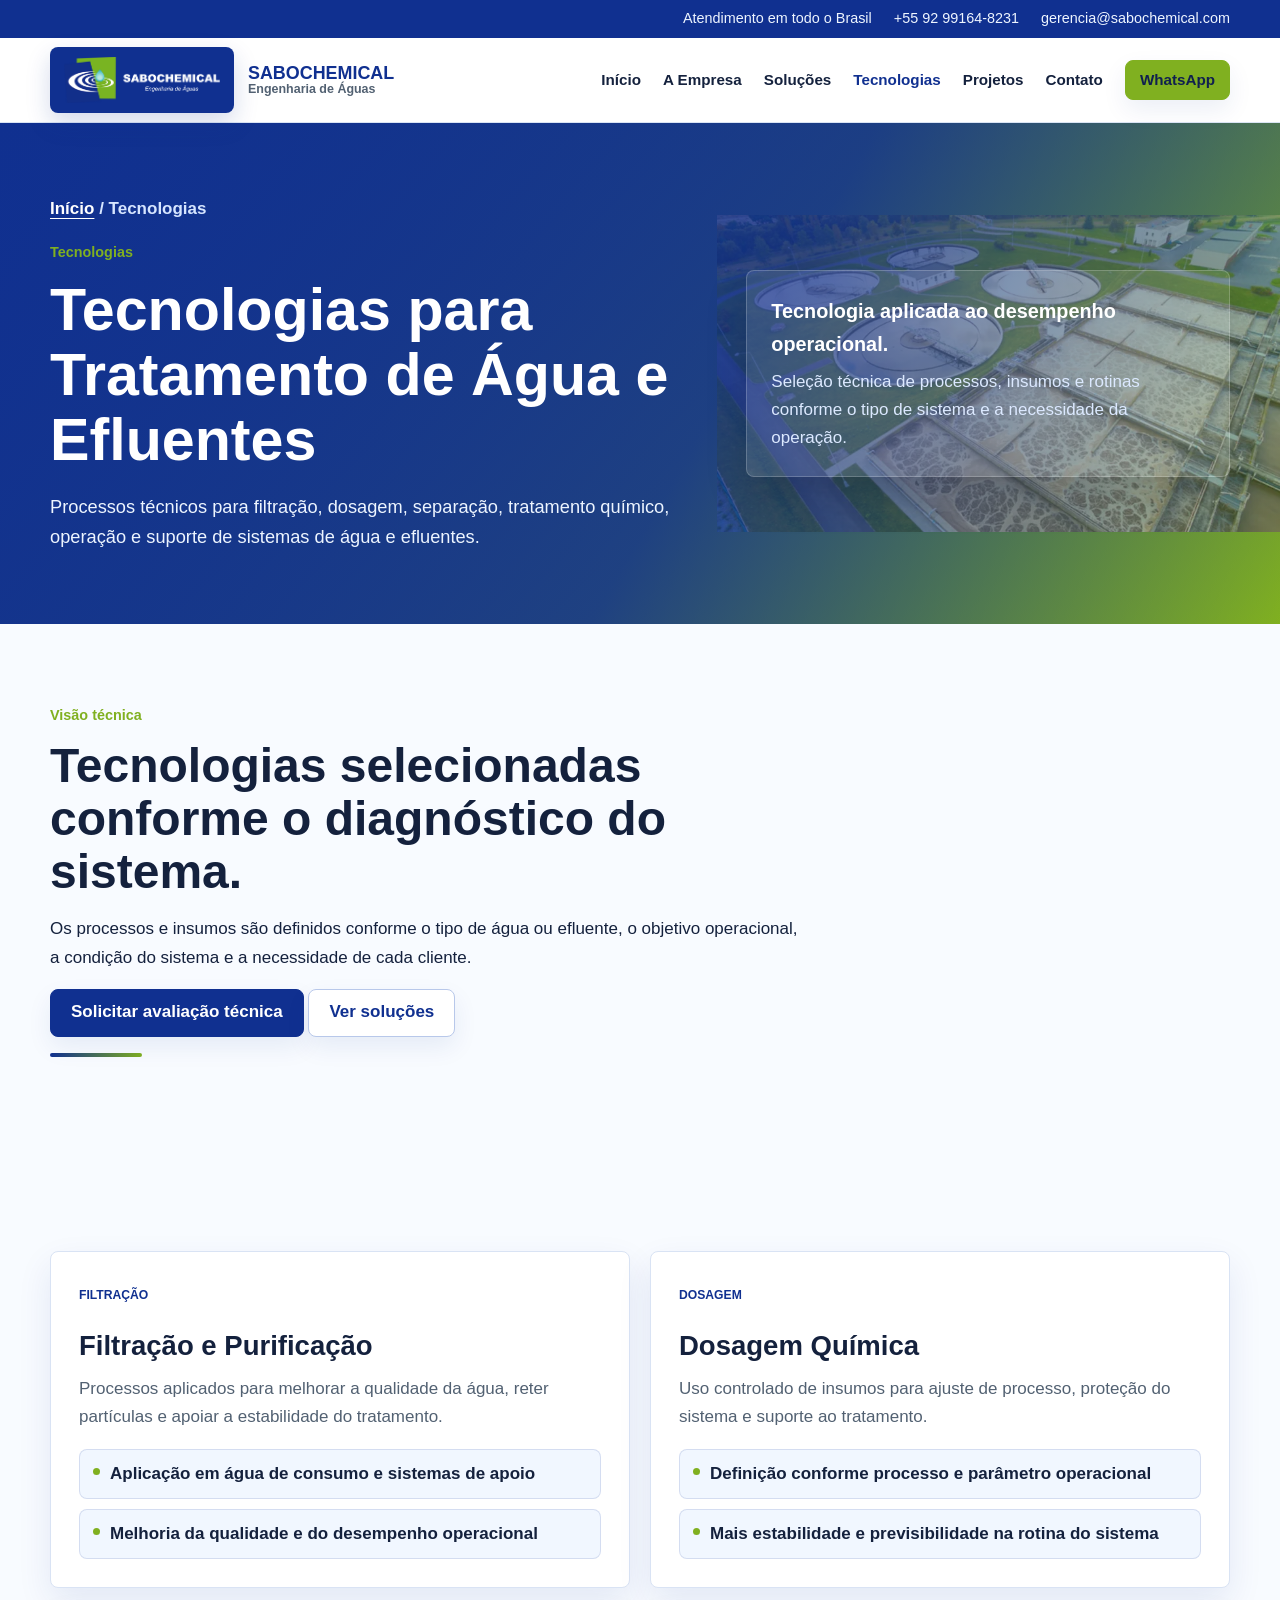
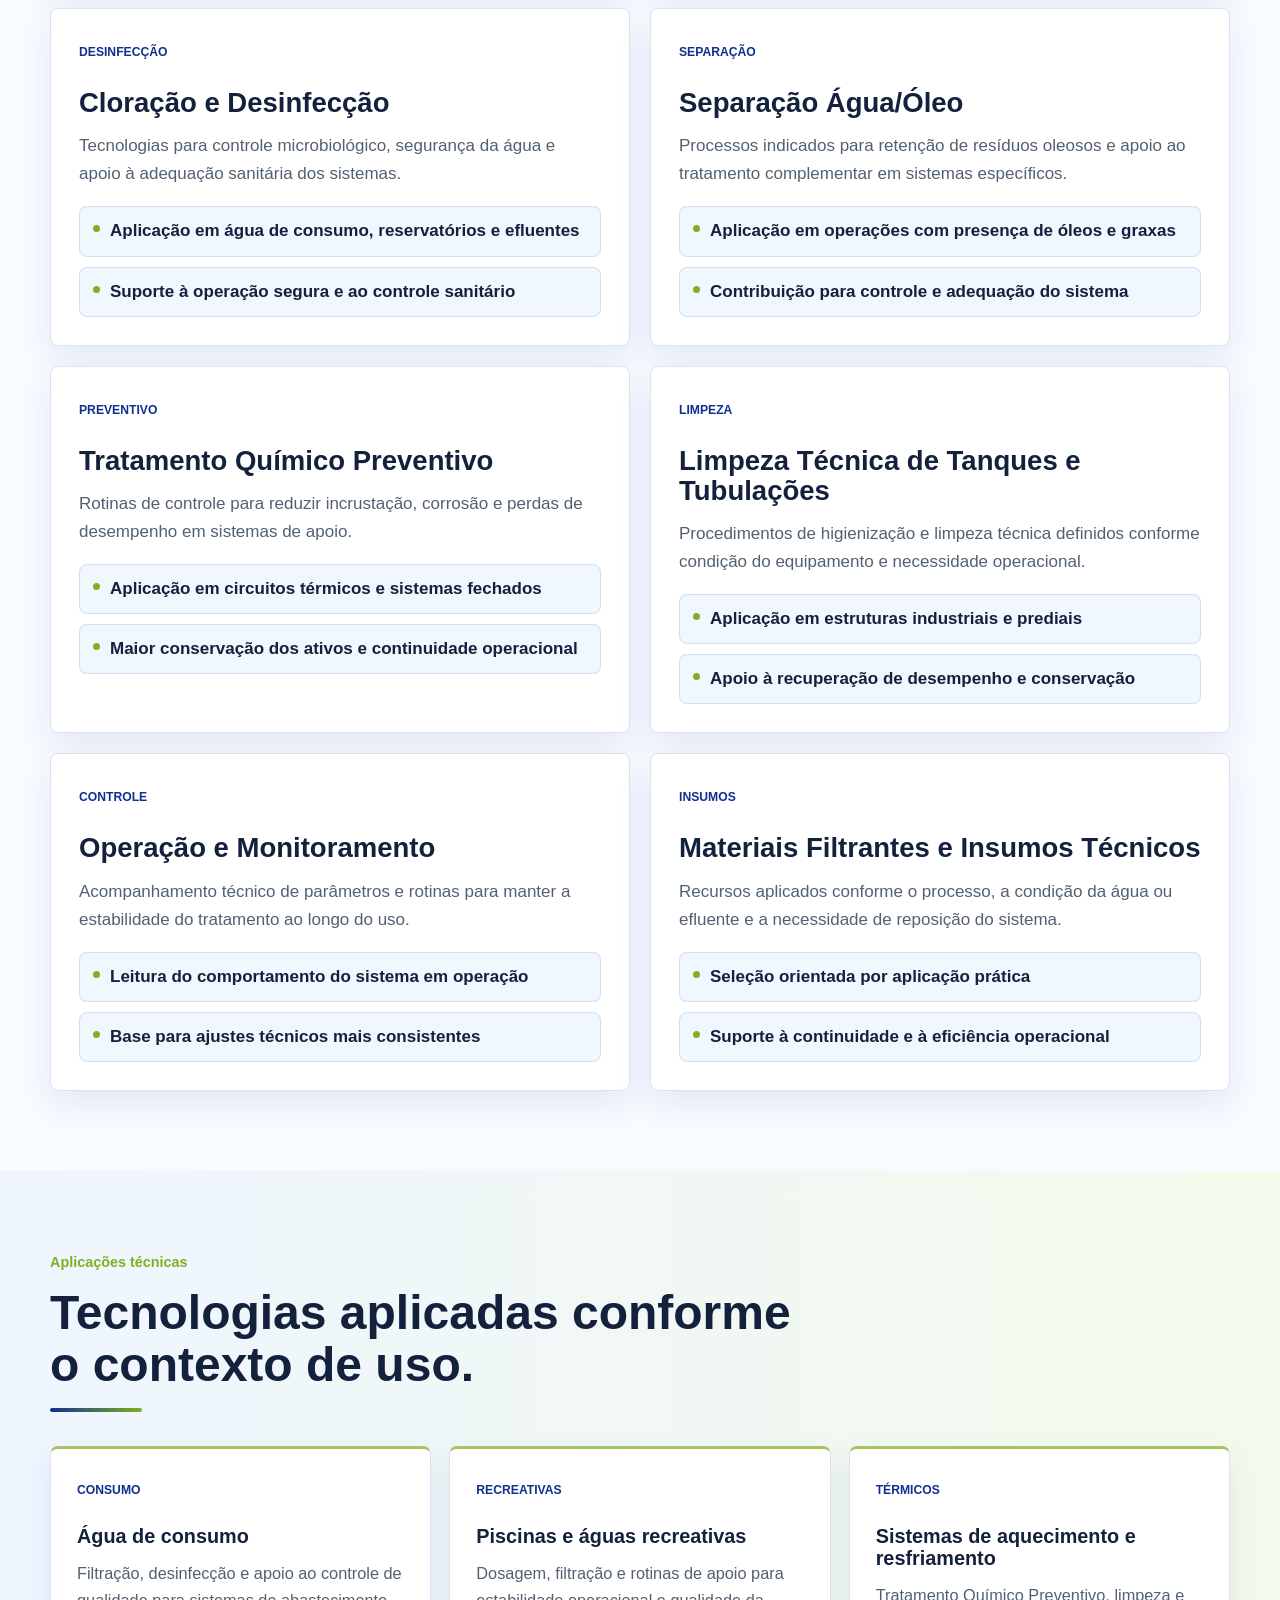
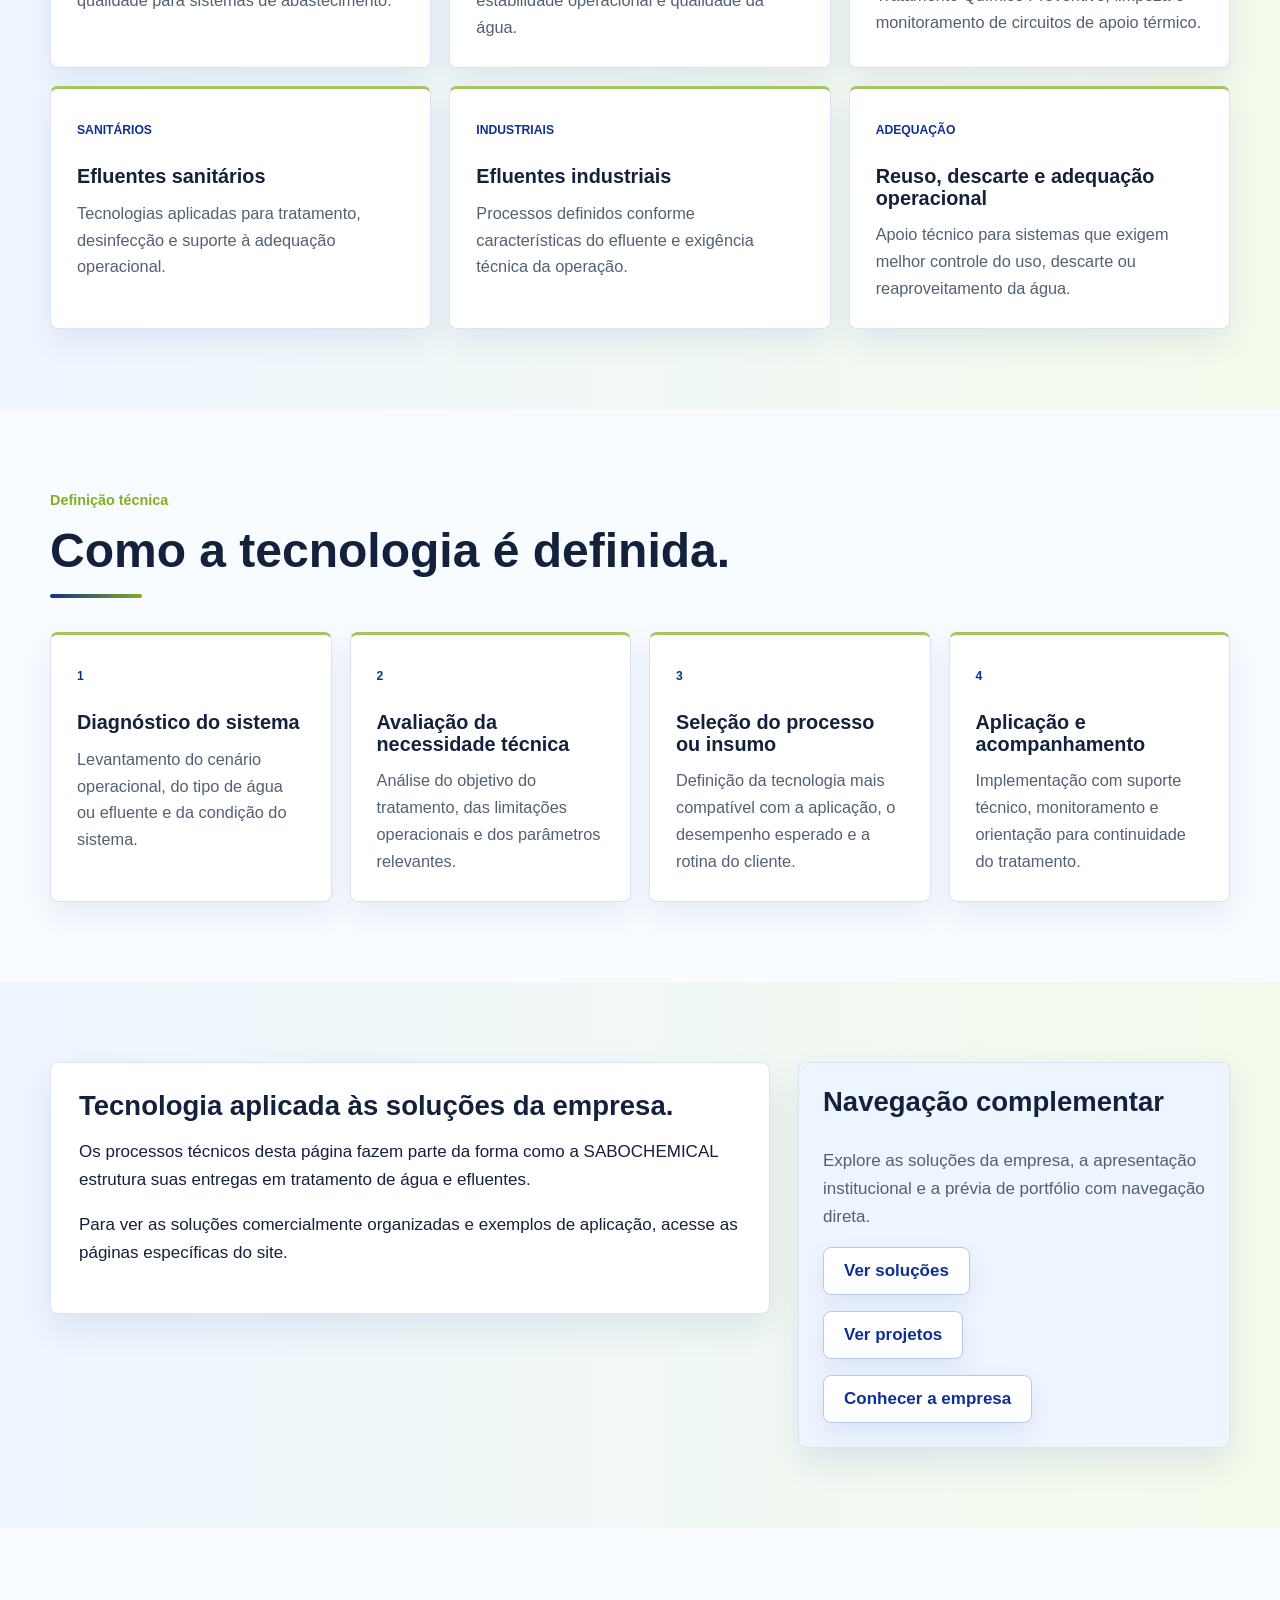
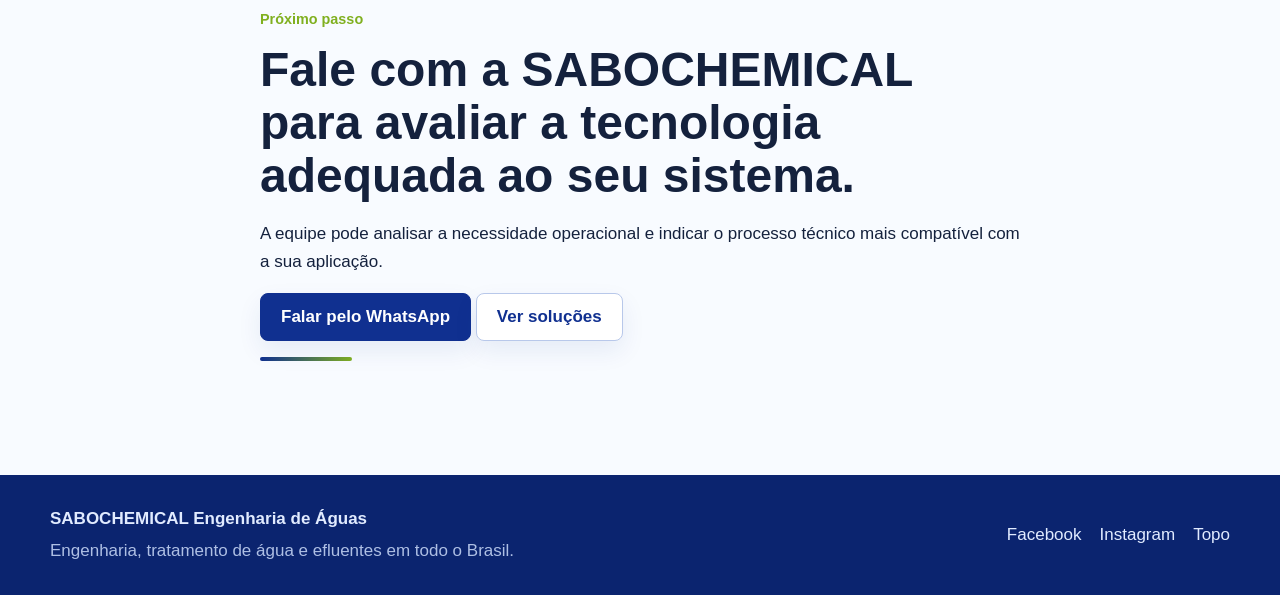
<file: tecnologias.html>
<!doctype html>
<html lang="pt-BR">
  <head>
    <meta charset="utf-8">
    <meta name="viewport" content="width=device-width, initial-scale=1">
    <title>Tecnologias para Tratamento de Água e Efluentes | SABOCHEMICAL</title>
    <meta name="description" content="Conheça as tecnologias de tratamento utilizadas pela SABOCHEMICAL em filtração, dosagem, desinfecção, separação, limpeza técnica e monitoramento operacional.">
    <meta name="robots" content="index, follow">
    <meta name="theme-color" content="#0f6b63">
    <meta property="og:title" content="Tecnologias para Tratamento de Água e Efluentes | SABOCHEMICAL">
    <meta property="og:description" content="Conheça as tecnologias de tratamento utilizadas pela SABOCHEMICAL em filtração, dosagem, desinfecção, separação, limpeza técnica e monitoramento operacional.">
    <meta property="og:type" content="website">
    <meta property="og:url" content="https://sabochemical.com/tecnologias.html">
    <meta property="og:image" content="assets/logo-sabochemical.png">
    <link rel="canonical" href="https://sabochemical.com/tecnologias.html">
    <link rel="icon" type="image/png" href="assets/logo-sabochemical.png">
    <link rel="stylesheet" href="styles.css?v=20260622">
  </head>
  <body>
    <a class="skip-link" href="#conteudo">Pular para o conteúdo</a>

    <header class="site-header" data-header>
      <div class="topbar">
        <div class="container topbar__inner">
          <span>Atendimento em todo o Brasil</span>
          <a href="tel:+5592991648231">+55 92 99164-8231</a>
          <a href="mailto:gerencia@sabochemical.com">gerencia@sabochemical.com</a>
        </div>
      </div>

      <nav class="nav container" aria-label="Navegação principal">
        <a class="brand" href="index.html" aria-label="SABOCHEMICAL - início">
          <span class="brand__mark" aria-hidden="true">
            <img src="assets/logo-sabochemical.png" alt="">
          </span>
          <span class="brand__text">
            <strong>SABOCHEMICAL</strong>
            <small>Engenharia de Águas</small>
          </span>
        </a>

        <button class="nav-toggle" type="button" aria-expanded="false" aria-controls="menu-principal" data-menu-toggle>
          <span></span>
          <span></span>
          <span></span>
          <span class="sr-only">Abrir menu</span>
        </button>

        <div class="nav-menu" id="menu-principal" data-menu>
          <a href="index.html">Início</a>
          <a href="empresa.html">A Empresa</a>
          <a href="solucoes.html">Soluções</a>
          <a class="is-active" href="tecnologias.html">Tecnologias</a>
          <a href="projetos.html">Projetos</a>
          <a href="contato.html">Contato</a>
          <a class="button button--small button--whatsapp" href="https://wa.me/5592991648231?text=Olá%2C%20vim%20pelo%20site%20da%20SABOCHEMICAL%20e%20gostaria%20de%20atendimento." target="_blank" rel="noopener">WhatsApp</a>
        </div>
      </nav>
    </header>

    <main id="conteudo">
      <section class="page-hero page-hero--tecnologias">
        <div class="container page-hero__grid">
          <div>
            <p class="breadcrumb"><a href="index.html">Início</a> / Tecnologias</p>
            <p class="eyebrow">Tecnologias</p>
            <h1>Tecnologias para Tratamento de Água e Efluentes</h1>
            <p>Processos técnicos para filtração, dosagem, separação, tratamento químico, operação e suporte de sistemas de água e efluentes.</p>
          </div>
          <div class="page-hero__aside">
            <strong>Tecnologia aplicada ao desempenho operacional.</strong>
            <span>Seleção técnica de processos, insumos e rotinas conforme o tipo de sistema e a necessidade da operação.</span>
          </div>
        </div>
      </section>

      <section class="section">
        <div class="container">
          <div class="section-heading">
            <p class="eyebrow">Visão técnica</p>
            <h2>Tecnologias selecionadas conforme o diagnóstico do sistema.</h2>
            <p>Os processos e insumos são definidos conforme o tipo de água ou efluente, o objetivo operacional, a condição do sistema e a necessidade de cada cliente.</p>
            <a class="button button--primary" href="contato.html">Solicitar avaliação técnica</a>
            <a class="button button--secondary" href="solucoes.html">Ver soluções</a>
          </div>
        </div>
      </section>

      <section class="section">
        <div class="container topic-grid">
          <article class="topic-card">
            <span class="card__tag">Filtração</span>
            <h3>Filtração e Purificação</h3>
            <p>Processos aplicados para melhorar a qualidade da água, reter partículas e apoiar a estabilidade do tratamento.</p>
            <ul class="check-list">
              <li>Aplicação em água de consumo e sistemas de apoio</li>
              <li>Melhoria da qualidade e do desempenho operacional</li>
            </ul>
          </article>

          <article class="topic-card">
            <span class="card__tag">Dosagem</span>
            <h3>Dosagem Química</h3>
            <p>Uso controlado de insumos para ajuste de processo, proteção do sistema e suporte ao tratamento.</p>
            <ul class="check-list">
              <li>Definição conforme processo e parâmetro operacional</li>
              <li>Mais estabilidade e previsibilidade na rotina do sistema</li>
            </ul>
          </article>

          <article class="topic-card">
            <span class="card__tag">Desinfecção</span>
            <h3>Cloração e Desinfecção</h3>
            <p>Tecnologias para controle microbiológico, segurança da água e apoio à adequação sanitária dos sistemas.</p>
            <ul class="check-list">
              <li>Aplicação em água de consumo, reservatórios e efluentes</li>
              <li>Suporte à operação segura e ao controle sanitário</li>
            </ul>
          </article>

          <article class="topic-card">
            <span class="card__tag">Separação</span>
            <h3>Separação Água/Óleo</h3>
            <p>Processos indicados para retenção de resíduos oleosos e apoio ao tratamento complementar em sistemas específicos.</p>
            <ul class="check-list">
              <li>Aplicação em operações com presença de óleos e graxas</li>
              <li>Contribuição para controle e adequação do sistema</li>
            </ul>
          </article>

          <article class="topic-card">
            <span class="card__tag">Preventivo</span>
            <h3>Tratamento Químico Preventivo</h3>
            <p>Rotinas de controle para reduzir incrustação, corrosão e perdas de desempenho em sistemas de apoio.</p>
            <ul class="check-list">
              <li>Aplicação em circuitos térmicos e sistemas fechados</li>
              <li>Maior conservação dos ativos e continuidade operacional</li>
            </ul>
          </article>

          <article class="topic-card">
            <span class="card__tag">Limpeza</span>
            <h3>Limpeza Técnica de Tanques e Tubulações</h3>
            <p>Procedimentos de higienização e limpeza técnica definidos conforme condição do equipamento e necessidade operacional.</p>
            <ul class="check-list">
              <li>Aplicação em estruturas industriais e prediais</li>
              <li>Apoio à recuperação de desempenho e conservação</li>
            </ul>
          </article>

          <article class="topic-card">
            <span class="card__tag">Controle</span>
            <h3>Operação e Monitoramento</h3>
            <p>Acompanhamento técnico de parâmetros e rotinas para manter a estabilidade do tratamento ao longo do uso.</p>
            <ul class="check-list">
              <li>Leitura do comportamento do sistema em operação</li>
              <li>Base para ajustes técnicos mais consistentes</li>
            </ul>
          </article>

          <article class="topic-card">
            <span class="card__tag">Insumos</span>
            <h3>Materiais Filtrantes e Insumos Técnicos</h3>
            <p>Recursos aplicados conforme o processo, a condição da água ou efluente e a necessidade de reposição do sistema.</p>
            <ul class="check-list">
              <li>Seleção orientada por aplicação prática</li>
              <li>Suporte à continuidade e à eficiência operacional</li>
            </ul>
          </article>
        </div>
      </section>

      <section class="section section--accent">
        <div class="container">
          <div class="section-heading">
            <p class="eyebrow">Aplicações técnicas</p>
            <h2>Tecnologias aplicadas conforme o contexto de uso.</h2>
          </div>
          <div class="cards cards--solutions">
            <article class="card"><span class="card__tag">Consumo</span><h3>Água de consumo</h3><p>Filtração, desinfecção e apoio ao controle de qualidade para sistemas de abastecimento.</p></article>
            <article class="card"><span class="card__tag">Recreativas</span><h3>Piscinas e águas recreativas</h3><p>Dosagem, filtração e rotinas de apoio para estabilidade operacional e qualidade da água.</p></article>
            <article class="card"><span class="card__tag">Térmicos</span><h3>Sistemas de aquecimento e resfriamento</h3><p>Tratamento Químico Preventivo, limpeza e monitoramento de circuitos de apoio térmico.</p></article>
            <article class="card"><span class="card__tag">Sanitários</span><h3>Efluentes sanitários</h3><p>Tecnologias aplicadas para tratamento, desinfecção e suporte à adequação operacional.</p></article>
            <article class="card"><span class="card__tag">Industriais</span><h3>Efluentes industriais</h3><p>Processos definidos conforme características do efluente e exigência técnica da operação.</p></article>
            <article class="card"><span class="card__tag">Adequação</span><h3>Reuso, descarte e adequação operacional</h3><p>Apoio técnico para sistemas que exigem melhor controle do uso, descarte ou reaproveitamento da água.</p></article>
          </div>
        </div>
      </section>

      <section class="section">
        <div class="container">
          <div class="section-heading">
            <p class="eyebrow">Definição técnica</p>
            <h2>Como a tecnologia é definida.</h2>
          </div>
          <div class="cards cards--four">
            <article class="card"><span class="card__tag">1</span><h3>Diagnóstico do sistema</h3><p>Levantamento do cenário operacional, do tipo de água ou efluente e da condição do sistema.</p></article>
            <article class="card"><span class="card__tag">2</span><h3>Avaliação da necessidade técnica</h3><p>Análise do objetivo do tratamento, das limitações operacionais e dos parâmetros relevantes.</p></article>
            <article class="card"><span class="card__tag">3</span><h3>Seleção do processo ou insumo</h3><p>Definição da tecnologia mais compatível com a aplicação, o desempenho esperado e a rotina do cliente.</p></article>
            <article class="card"><span class="card__tag">4</span><h3>Aplicação e acompanhamento</h3><p>Implementação com suporte técnico, monitoramento e orientação para continuidade do tratamento.</p></article>
          </div>
        </div>
      </section>

      <section class="section section--accent">
        <div class="container detail-layout">
          <article class="content-card">
            <h2>Tecnologia aplicada às soluções da empresa.</h2>
            <p>Os processos técnicos desta página fazem parte da forma como a SABOCHEMICAL estrutura suas entregas em tratamento de água e efluentes.</p>
            <p>Para ver as soluções comercialmente organizadas e exemplos de aplicação, acesse as páginas específicas do site.</p>
          </article>

          <aside class="callout-card">
            <h3>Navegação complementar</h3>
            <p>Explore as soluções da empresa, a apresentação institucional e a prévia de portfólio com navegação direta.</p>
            <a class="button button--secondary" href="solucoes.html">Ver soluções</a>
            <a class="button button--secondary" href="projetos.html">Ver projetos</a>
            <a class="button button--secondary" href="empresa.html">Conhecer a empresa</a>
          </aside>
        </div>
      </section>

      <section class="section">
        <div class="container section-heading">
          <p class="eyebrow">Próximo passo</p>
          <h2>Fale com a SABOCHEMICAL para avaliar a tecnologia adequada ao seu sistema.</h2>
          <p>A equipe pode analisar a necessidade operacional e indicar o processo técnico mais compatível com a sua aplicação.</p>
          <a class="button button--primary" href="https://wa.me/5592991648231?text=Ol%C3%A1%2C%20preciso%20de%20uma%20avalia%C3%A7%C3%A3o%20t%C3%A9cnica%20para%20definir%20a%20tecnologia%20adequada%20ao%20meu%20sistema." target="_blank" rel="noopener">Falar pelo WhatsApp</a>
          <a class="button button--secondary" href="solucoes.html">Ver soluções</a>
        </div>
      </section>
    </main>

    <footer class="site-footer">
      <div class="container footer__inner">
        <div>
          <strong>SABOCHEMICAL Engenharia de Águas</strong>
          <p>Engenharia, tratamento de água e efluentes em todo o Brasil.</p>
        </div>
        <div class="footer__links">
          <a href="https://www.facebook.com/sabochemical" target="_blank" rel="noopener">Facebook</a>
          <a href="https://www.instagram.com/sabochemical_eng/" target="_blank" rel="noopener">Instagram</a>
          <a href="index.html#inicio">Topo</a>
        </div>
      </div>
    </footer>

    <script src="script.js?v=20260622" defer></script>
  </body>
</html>
</file>
<file: styles.css>
:root {
  --color-ink: #14213d;
  --color-muted: #526172;
  --color-line: #d9e3f4;
  --color-surface: #ffffff;
  --color-soft: #eef5ff;
  --color-deep: #103090;
  --color-teal: #103090;
  --color-green: #80b020;
  --color-sky: #e8f2ff;
  --color-warm: #f2fae9;
  --shadow: 0 18px 42px rgba(16, 48, 144, 0.12);
  --radius: 8px;
  --container: 1180px;
}

* {
  box-sizing: border-box;
}

html {
  scroll-behavior: smooth;
}

body {
  margin: 0;
  color: var(--color-ink);
  font-family: "Aptos", "Segoe UI", "Trebuchet MS", sans-serif;
  font-size: 17px;
  line-height: 1.65;
  background: #f8fbff;
}

body.menu-open {
  overflow: hidden;
}

img {
  display: block;
  max-width: 100%;
}

a {
  color: inherit;
  text-decoration: none;
}

a:hover {
  color: var(--color-teal);
}

button,
input,
select,
textarea {
  font: inherit;
}

button {
  cursor: pointer;
}

:focus-visible {
  outline: 3px solid rgba(128, 176, 32, 0.72);
  outline-offset: 3px;
}

.container {
  width: min(100% - 32px, var(--container));
  margin: 0 auto;
}

.skip-link {
  position: fixed;
  top: 12px;
  left: 12px;
  z-index: 999;
  transform: translateY(-150%);
  padding: 10px 14px;
  background: var(--color-deep);
  color: #ffffff;
  border-radius: var(--radius);
}

.skip-link:focus {
  transform: translateY(0);
}

.sr-only {
  position: absolute;
  width: 1px;
  height: 1px;
  padding: 0;
  margin: -1px;
  overflow: hidden;
  clip: rect(0, 0, 0, 0);
  white-space: nowrap;
  border: 0;
}

.site-header {
  position: sticky;
  top: 0;
  z-index: 20;
  background: rgba(255, 255, 255, 0.97);
  border-bottom: 1px solid rgba(217, 227, 244, 0.95);
  backdrop-filter: blur(16px);
}

.topbar {
  background: var(--color-deep);
  color: #eef5ff;
  font-size: 0.9rem;
}

.topbar__inner {
  min-height: 38px;
  display: flex;
  align-items: center;
  justify-content: flex-end;
  gap: 22px;
  flex-wrap: wrap;
}

.topbar a:hover {
  color: #ffffff;
}

.nav {
  min-height: 84px;
  display: flex;
  align-items: center;
  justify-content: space-between;
  gap: 20px;
}

.brand {
  display: inline-flex;
  align-items: center;
  gap: 14px;
  min-width: 330px;
}

.brand__mark {
  display: inline-flex;
  align-items: center;
  justify-content: center;
  width: 184px;
  min-width: 184px;
  height: 66px;
  padding: 8px 14px;
  border-radius: var(--radius);
  background: var(--color-deep);
  box-shadow: 0 10px 24px rgba(16, 48, 144, 0.18);
}

.brand__mark img {
  width: 100%;
  height: auto;
}

.brand__text {
  display: grid;
  gap: 1px;
  color: var(--color-deep);
  line-height: 1.05;
}

.brand__text strong {
  font-size: 1.12rem;
  letter-spacing: 0;
}

.brand__text small {
  color: var(--color-muted);
  font-size: 0.78rem;
  font-weight: 700;
}

.nav-menu {
  display: flex;
  align-items: center;
  justify-content: flex-end;
  gap: 22px;
  font-size: 0.95rem;
  font-weight: 700;
}

.nav-toggle {
  display: none;
  width: 44px;
  height: 44px;
  padding: 9px;
  border: 1px solid var(--color-line);
  border-radius: var(--radius);
  background: #ffffff;
}

.nav-toggle span:not(.sr-only) {
  display: block;
  height: 2px;
  margin: 5px 0;
  background: var(--color-deep);
}

.button {
  display: inline-flex;
  align-items: center;
  justify-content: center;
  min-height: 48px;
  padding: 12px 20px;
  border: 1px solid transparent;
  border-radius: var(--radius);
  font-weight: 800;
  line-height: 1.2;
  text-align: center;
  box-shadow: 0 10px 24px rgba(16, 48, 144, 0.08);
  transition: background-color 160ms ease, border-color 160ms ease, box-shadow 160ms ease, transform 160ms ease;
}

.button:hover {
  transform: translateY(-1px);
  box-shadow: 0 14px 30px rgba(16, 48, 144, 0.14);
}

.button--small {
  min-height: 40px;
  padding: 10px 14px;
}

.button--primary {
  background: var(--color-deep);
  color: #ffffff;
  border-color: var(--color-deep);
}

.button--primary:hover {
  background: #0b246f;
  color: #ffffff;
}

.button--whatsapp {
  background: var(--color-green);
  color: #10204f;
  border-color: var(--color-green);
}

.button--whatsapp:hover {
  background: #6f9d18;
  color: #ffffff;
}

.button--secondary {
  color: var(--color-deep);
  background: #ffffff;
  border-color: #b8c8ea;
}

.button--secondary:hover {
  background: var(--color-soft);
}

.hero {
  position: relative;
  overflow: hidden;
  background-color: var(--color-deep);
  background-image:
    linear-gradient(90deg, rgba(16, 48, 144, 0.98) 0%, rgba(16, 48, 144, 0.9) 52%, rgba(16, 48, 144, 0.72) 100%),
    url("assets/home-background.jpg"),
    linear-gradient(135deg, #103090, #80b020);
  background-position: center, right bottom, center;
  background-repeat: no-repeat;
  background-size: cover, min(42vw, 560px) auto, cover;
  color: #ffffff;
}

.hero::after {
  content: "";
  position: absolute;
  inset: auto 0 0;
  height: 120px;
  background: linear-gradient(180deg, transparent, rgba(0, 0, 0, 0.14));
}

.hero__grid {
  position: relative;
  z-index: 1;
  min-height: min(760px, calc(100vh - 122px));
  display: grid;
  grid-template-columns: minmax(0, 1.2fr) minmax(290px, 0.8fr);
  gap: 48px;
  align-items: center;
  padding: 68px 0 76px;
}

.eyebrow {
  margin: 0 0 12px;
  color: var(--color-green);
  font-size: 0.9rem;
  font-weight: 800;
  letter-spacing: 0;
  text-transform: none;
}

.hero .eyebrow {
  color: #b9df53;
}

h1,
h2,
h3,
p {
  overflow-wrap: anywhere;
}

h1,
h2,
h3 {
  margin: 0;
  line-height: 1.1;
  font-family: "Segoe UI", "Aptos Display", "Trebuchet MS", sans-serif;
  font-weight: 800;
}

h1 {
  max-width: 780px;
  font-size: 4.05rem;
}

h2 {
  font-size: 3rem;
}

h3 {
  font-size: 1.24rem;
}

.hero__text {
  max-width: 640px;
  margin: 20px 0 0;
  color: #edf5ff;
  font-size: 1.18rem;
  line-height: 1.55;
}

.hero__actions {
  display: flex;
  flex-wrap: wrap;
  gap: 14px;
  margin-top: 32px;
}

.hero__panel {
  display: grid;
  gap: 14px;
}

.metric {
  padding: 20px;
  border: 1px solid rgba(255, 255, 255, 0.22);
  border-radius: var(--radius);
  background: rgba(255, 255, 255, 0.12);
  box-shadow: 0 12px 30px rgba(0, 0, 0, 0.13);
}

.metric span {
  display: block;
  color: #b9df53;
  font-weight: 800;
}

.metric strong {
  display: block;
  margin-top: 6px;
  font-size: 1.1rem;
}

.proof-strip {
  position: relative;
  z-index: 1;
  margin-top: -34px;
}

.proof-strip__grid {
  display: grid;
  grid-template-columns: repeat(4, minmax(0, 1fr));
  gap: 1px;
  overflow: hidden;
  border: 1px solid var(--color-line);
  border-radius: var(--radius);
  background: var(--color-line);
  box-shadow: 0 18px 45px rgba(16, 48, 144, 0.13);
}

.proof-strip article {
  min-height: 118px;
  padding: 24px;
  background: #ffffff;
}

.proof-strip strong,
.proof-strip span {
  display: block;
}

.proof-strip strong {
  color: var(--color-deep);
  font-size: 1.24rem;
  line-height: 1.2;
}

.proof-strip span {
  margin-top: 8px;
  color: var(--color-muted);
  font-size: 1rem;
}

.section {
  padding: 80px 0;
}

.section--split {
  background: var(--color-surface);
}

.section--accent {
  background:
    linear-gradient(90deg, rgba(238, 245, 255, 0.92), rgba(242, 250, 233, 0.92));
}

.split {
  display: grid;
  grid-template-columns: minmax(260px, 0.9fr) minmax(0, 1.1fr);
  gap: 52px;
  align-items: start;
}

.copy p,
.contact__intro {
  margin: 0 0 18px;
  color: var(--color-muted);
  font-size: 1.16rem;
}

.section-heading {
  max-width: 760px;
  margin-bottom: 34px;
}

.section-lead {
  max-width: 780px;
  margin: 16px 0 0;
  color: var(--color-muted);
  font-size: 1.15rem;
}

.section-heading::after {
  content: "";
  display: block;
  width: 92px;
  height: 4px;
  margin-top: 16px;
  border-radius: 999px;
  background: linear-gradient(90deg, var(--color-deep), var(--color-green));
}

.cards {
  display: grid;
  gap: 18px;
}

.cards--four {
  grid-template-columns: repeat(4, minmax(0, 1fr));
}

.cards--solutions {
  grid-template-columns: repeat(3, minmax(0, 1fr));
}

.card {
  min-height: 218px;
  padding: 26px;
  border: 1px solid var(--color-line);
  border-top: 3px solid rgba(128, 176, 32, 0.72);
  border-radius: var(--radius);
  background: #ffffff;
  box-shadow: 0 12px 30px rgba(16, 48, 144, 0.08);
}

.card,
.topic-card,
.content-card,
.value-card,
.specialty-card,
.project,
.video-card,
.gallery-thumb {
  border-top-color: rgba(128, 176, 32, 0.72);
  transition: transform 180ms ease, box-shadow 180ms ease, border-color 180ms ease;
}

.card:hover,
.topic-card:hover,
.content-card:hover,
.value-card:hover,
.specialty-card:hover,
.project:hover,
.video-card:hover,
.gallery-thumb:hover {
  transform: translateY(-3px);
  box-shadow: 0 18px 42px rgba(16, 48, 144, 0.14);
  border-color: rgba(16, 48, 144, 0.28);
}

.card__tag {
  display: inline-block;
  margin-bottom: 26px;
  color: var(--color-teal);
  font-size: 0.76rem;
  font-weight: 800;
  text-transform: uppercase;
}

.card p,
.technology-list p,
.project p {
  margin: 12px 0 0;
  color: var(--color-muted);
  font-size: 1.02rem;
}

.text-link {
  display: inline-flex;
  align-items: center;
  margin-top: 8px;
  color: var(--color-deep);
  font-weight: 800;
}

.text-link::after {
  content: "→";
  margin-left: 8px;
  color: var(--color-green);
}

.values-layout {
  display: grid;
  grid-template-columns: repeat(2, minmax(0, 1fr));
  gap: 18px;
}

.value-card {
  padding: 24px;
  border: 1px solid var(--color-line);
  border-radius: var(--radius);
  background: #ffffff;
  box-shadow: 0 14px 35px rgba(16, 48, 144, 0.09);
}

.value-card--values {
  grid-column: 1 / -1;
  background: linear-gradient(135deg, #ffffff, var(--color-soft));
}

.value-card p {
  margin: 12px 0 0;
  color: var(--color-muted);
}

.value-card .card__tag {
  margin-bottom: 22px;
}

.value-list {
  display: grid;
  grid-template-columns: repeat(3, minmax(0, 1fr));
  gap: 14px;
  margin: 20px 0 0;
  padding: 0;
  list-style: none;
}

.value-list li {
  padding: 18px;
  border: 1px solid rgba(184, 200, 234, 0.82);
  border-radius: var(--radius);
  background: rgba(255, 255, 255, 0.74);
}

.value-list strong,
.value-list span {
  display: block;
}

.value-list strong {
  color: var(--color-deep);
}

.value-list span {
  margin-top: 8px;
  color: var(--color-muted);
}

.technology-list {
  display: grid;
  grid-template-columns: repeat(3, minmax(0, 1fr));
  gap: 14px;
}


.systems-panel {
  display: grid;
  grid-template-columns: minmax(260px, 0.75fr) minmax(0, 1.25fr);
  gap: 32px;
  align-items: start;
  margin-top: 34px;
  padding: 28px;
  border: 1px solid var(--color-line);
  border-radius: var(--radius);
  background: linear-gradient(135deg, #ffffff, var(--color-soft));
  box-shadow: 0 14px 35px rgba(16, 48, 144, 0.09);
}

.systems-panel h3 {
  font-size: 1.45rem;
}

.systems-panel p {
  margin: 14px 0 0;
  color: var(--color-muted);
}

.systems-list {
  display: grid;
  grid-template-columns: repeat(2, minmax(0, 1fr));
  gap: 10px 18px;
  margin: 0;
  padding: 0;
  list-style: none;
}

.systems-list li {
  position: relative;
  min-height: 44px;
  padding: 10px 12px 10px 30px;
  border: 1px solid rgba(16, 48, 144, 0.14);
  border-radius: var(--radius);
  background: rgba(255, 255, 255, 0.78);
  color: var(--color-ink);
  font-weight: 700;
}

.systems-list li::before {
  content: "";
  position: absolute;
  top: 18px;
  left: 13px;
  width: 7px;
  height: 7px;
  border-radius: 50%;
  background: var(--color-green);
}

.process-strip {
  display: grid;
  grid-template-columns: repeat(3, minmax(0, 1fr));
  gap: 18px;
  margin-top: 28px;
}

.process-strip article {
  min-height: 150px;
  padding: 24px;
  border: 1px solid var(--color-line);
  border-radius: var(--radius);
  background: linear-gradient(135deg, #ffffff, var(--color-soft));
  box-shadow: 0 12px 30px rgba(16, 48, 144, 0.08);
}

.process-strip span {
  display: block;
  color: var(--color-green);
  font-size: 0.92rem;
  font-weight: 800;
}

.process-strip strong {
  display: block;
  margin-top: 12px;
  color: var(--color-ink);
  font-size: 1.12rem;
  line-height: 1.4;
}

.specialty-grid {
  display: grid;
  grid-template-columns: minmax(0, 1fr) minmax(0, 1fr);
  gap: 18px;
  margin-top: 24px;
}

.specialty-card {
  padding: 24px;
  border: 1px solid rgba(16, 48, 144, 0.14);
  border-radius: var(--radius);
  background: rgba(255, 255, 255, 0.82);
}

.specialty-card p {
  margin: 12px 0 0;
  color: var(--color-muted);
}

.specialty-card ul {
  display: grid;
  gap: 10px;
  margin: 16px 0 0;
  padding-left: 20px;
}

.specialty-card--dark {
  background: var(--color-deep);
  color: #ffffff;
}

.specialty-card--dark .card__tag,
.specialty-card--dark p {
  color: #b9df53;
}

.specialty-card--dark li {
  color: #edf5ff;
}
.technology-list article {
  padding: 22px;
  border: 1px solid rgba(16, 48, 144, 0.12);
  border-left: 4px solid var(--color-green);
  background: rgba(255, 255, 255, 0.86);
  border-radius: var(--radius);
  box-shadow: 0 10px 24px rgba(16, 48, 144, 0.06);
}

.project-grid {
  display: grid;
  grid-template-columns: repeat(3, minmax(0, 1fr));
  gap: 20px;
}

.project {
  overflow: hidden;
  border: 1px solid var(--color-line);
  border-radius: var(--radius);
  background: #ffffff;
  box-shadow: 0 14px 34px rgba(16, 48, 144, 0.1);
}

.project__media {
  aspect-ratio: 16 / 9;
  overflow: hidden;
  background: var(--color-soft);
}

.project__media img {
  width: 100%;
  height: 100%;
  aspect-ratio: 16 / 9;
  object-fit: cover;
}

.project__body {
  padding: 22px;
}

.project__label {
  display: inline-flex;
  margin-bottom: 12px;
  color: var(--color-teal);
  font-size: 0.76rem;
  font-weight: 800;
  text-transform: uppercase;
}

.section-action {
  display: flex;
  justify-content: center;
  margin-top: 28px;
}

.contact {
  background: var(--color-deep);
  color: #ffffff;
}

.contact .eyebrow {
  color: #b9df53;
}

.contact__grid {
  display: grid;
  grid-template-columns: minmax(0, 0.9fr) minmax(320px, 1.1fr);
  gap: 42px;
  align-items: start;
}

.contact__intro {
  color: #dce9ff;
  margin-top: 18px;
}

.contact-links {
  display: grid;
  gap: 12px;
  margin-top: 28px;
}

.contact-links a,
.contact-links address {
  display: block;
  margin: 0;
  padding: 16px;
  border: 1px solid rgba(255, 255, 255, 0.16);
  border-radius: var(--radius);
  background: rgba(255, 255, 255, 0.07);
  font-style: normal;
}

.contact-links span {
  display: block;
  color: #b9df53;
  font-size: 0.78rem;
  font-weight: 800;
  text-transform: uppercase;
}

.contact-links strong {
  display: block;
  margin-top: 4px;
  overflow-wrap: anywhere;
}

.contact-form {
  display: grid;
  grid-template-columns: repeat(2, minmax(0, 1fr));
  gap: 16px;
  padding: 24px;
  border: 1px solid rgba(255, 255, 255, 0.14);
  border-radius: var(--radius);
  background: #ffffff;
  color: var(--color-ink);
  box-shadow: 0 22px 50px rgba(0, 0, 0, 0.2);
}

.form-field {
  display: grid;
  gap: 8px;
}

.form-field--full,
.form-status,
.form-actions {
  grid-column: 1 / -1;
}

label {
  font-size: 0.9rem;
  font-weight: 800;
}

input,
select,
textarea {
  width: 100%;
  min-height: 48px;
  padding: 11px 12px;
  color: var(--color-ink);
  border: 1px solid #cbd8d6;
  border-radius: var(--radius);
  background: #ffffff;
}

textarea {
  min-height: 140px;
  resize: vertical;
}

input[aria-invalid="true"],
select[aria-invalid="true"],
textarea[aria-invalid="true"] {
  border-color: #b42318;
  box-shadow: 0 0 0 3px rgba(180, 35, 24, 0.12);
}

.form-status {
  min-height: 24px;
  margin: 0;
  color: #b42318;
  font-weight: 700;
}

.form-status.is-success {
  color: var(--color-teal);
}

.form-actions {
  display: flex;
  flex-wrap: wrap;
  gap: 12px;
}

.site-footer {
  padding: 30px 0;
  background: #0b246f;
  color: #e1ebff;
}

.footer__inner {
  display: flex;
  align-items: center;
  justify-content: space-between;
  gap: 24px;
}

.footer__inner p {
  margin: 4px 0 0;
  color: #aebfe4;
}

.footer__links {
  display: flex;
  gap: 18px;
  flex-wrap: wrap;
}

@media (max-width: 1040px) {
  .topic-grid,
  .check-list--columns,
  .project-list,
  .page-hero__grid,
  .detail-layout {
    grid-template-columns: 1fr;
  }

  .cards--four,
  .cards--solutions,
  .project-grid,
  .proof-strip__grid {
    grid-template-columns: repeat(2, minmax(0, 1fr));
  }

  .technology-list,
  .specialty-grid,
  .systems-panel,
  .process-strip {
    grid-template-columns: 1fr;
  }

  .systems-list {
    grid-template-columns: 1fr;
  }
}

@media (max-width: 1100px) {
  .nav {
    min-height: 72px;
  }

  .brand {
    min-width: 0;
  }

  .brand__mark {
    width: 156px;
    min-width: 156px;
    height: 56px;
  }

  .brand__text strong {
    font-size: 1rem;
  }

  .nav-toggle {
    display: inline-block;
  }

  .nav-menu {
    position: fixed;
    top: var(--menu-top, 110px);
    left: 16px;
    right: 16px;
    display: grid;
    gap: 8px;
    padding: 18px;
    border: 1px solid var(--color-line);
    border-radius: var(--radius);
    background: #ffffff;
    box-shadow: var(--shadow);
    transform: translateY(-16px);
    visibility: hidden;
    opacity: 0;
    pointer-events: none;
    transition: opacity 160ms ease, transform 160ms ease, visibility 160ms ease;
  }

  .nav-menu.is-open {
    transform: translateY(0);
    visibility: visible;
    opacity: 1;
    pointer-events: auto;
  }

  .nav-menu a:not(.button) {
    padding: 10px 4px;
  }
}
@media (max-width: 860px) {
  .page-hero__grid {
    min-height: auto;
    padding: 56px 0;
  }

  .page-hero h1 {
    font-size: 2.7rem;
  }

  .topbar__inner {
    justify-content: center;
    gap: 10px 16px;
    padding: 8px 0;
  }

  .nav {
    min-height: 72px;
  }

  .brand {
    min-width: 0;
  }

  .brand__mark {
    width: 156px;
    min-width: 156px;
    height: 56px;
  }

  .brand__text strong {
    font-size: 1rem;
  }

  .nav-toggle {
    display: inline-block;
  }

  .nav-menu {
    position: fixed;
    top: var(--menu-top, 110px);
    left: 16px;
    right: 16px;
    display: grid;
    gap: 8px;
    padding: 18px;
    border: 1px solid var(--color-line);
    border-radius: var(--radius);
    background: #ffffff;
    box-shadow: var(--shadow);
    transform: translateY(-16px);
    visibility: hidden;
    opacity: 0;
    pointer-events: none;
    transition: opacity 160ms ease, transform 160ms ease, visibility 160ms ease;
  }

  .nav-menu.is-open {
    transform: translateY(0);
    visibility: visible;
    opacity: 1;
    pointer-events: auto;
  }

  .nav-menu a:not(.button) {
    padding: 10px 4px;
  }

  .hero__grid,
  .split,
  .contact__grid {
    grid-template-columns: 1fr;
  }

  .hero__grid {
    min-height: auto;
    padding: 52px 0 60px;
  }

  .hero__panel {
    grid-template-columns: repeat(3, minmax(0, 1fr));
    gap: 10px;
  }

  .section {
    padding: 66px 0;
  }

  h1 {
    font-size: 3rem;
  }

  h2 {
    font-size: 2.35rem;
  }
}

@media (max-width: 640px) {
  .page-hero h1 {
    font-size: 2.12rem;
  }

  .content-card,
  .topic-card,
  .callout-card,
  .systems-panel {
    padding: 20px;
  }

  .check-list,
  .project-list {
    grid-template-columns: 1fr;
  }

  .container {
    width: min(100% - 24px, var(--container));
  }

  .topbar {
    display: none;
  }

  .nav-menu {
    top: 78px;
  }
  .brand {
    gap: 10px;
  }

  .brand__mark {
    width: 148px;
    min-width: 148px;
    height: 54px;
  }

  .brand__text strong {
    font-size: 0.94rem;
  }

  .brand__text small {
    font-size: 0.72rem;
  }


  .hero__panel,
  .cards--four,
  .cards--solutions,
  .proof-strip__grid,
  .project-grid,
  .contact-form,
  .values-layout,
  .value-list {
    grid-template-columns: 1fr;
  }

  .proof-strip {
    margin-top: 0;
  }

  .proof-strip article,
  .process-strip article {
    min-height: 0;
    padding: 20px;
  }

  .hero__actions,
  .form-actions {
    flex-direction: column;
  }

  .button {
    width: 100%;
  }

  .section-action {
    justify-content: stretch;
  }

  .card {
    min-height: 0;
    padding: 22px;
  }

  .card__tag {
    margin-bottom: 24px;
  }

  .footer__inner {
    align-items: flex-start;
    flex-direction: column;
  }

  h1 {
    font-size: 2.28rem;
  }

  h2 {
    font-size: 1.9rem;
  }

  .hero__grid {
    padding: 40px 0 44px;
  }

  .hero__text {
    font-size: 1.05rem;
    line-height: 1.48;
  }

  .hero__panel {
    grid-template-columns: repeat(3, minmax(0, 1fr));
    gap: 8px;
  }

  .metric {
    padding: 12px;
  }

  .metric strong {
    font-size: 0.86rem;
    line-height: 1.25;
  }

  .metric span {
    font-size: 0.78rem;
  }
}

@media (prefers-reduced-motion: reduce) {
  *,
  *::before,
  *::after {
    scroll-behavior: auto !important;
    transition: none !important;
  }
}

.nav-menu a.is-active {
  color: var(--color-teal);
}

.page-hero {
  --page-hero-image: linear-gradient(135deg, #103090, #80b020);
  --page-hero-position: right center;
  --page-hero-repeat: no-repeat;
  --page-hero-size: min(44vw, 620px) auto;
  background-color: var(--color-deep);
  background-image:
    linear-gradient(120deg, rgba(16, 48, 144, 0.94), rgba(16, 48, 144, 0.78) 56%, rgba(128, 176, 32, 0.38)),
    var(--page-hero-image),
    linear-gradient(135deg, #103090, #80b020);
  background-position: center, var(--page-hero-position), center;
  background-repeat: no-repeat, var(--page-hero-repeat), no-repeat;
  background-size: cover, var(--page-hero-size), cover;
  color: #ffffff;
}

.page-hero--empresa {
  --page-hero-image: url("assets/page-empresa.jpg");
  --page-hero-position: right center;
  --page-hero-size: auto 88%;
}

.page-hero--solucoes {
  --page-hero-image: url("assets/page-solucoes.webp");
}

.page-hero--tecnologias {
  --page-hero-image: url("assets/page-tecnologias.webp");
}

.page-hero--projetos {
  --page-hero-image: url("assets/page-projetos.jpg");
  --page-hero-size: min(40vw, 560px) auto;
}

.page-hero--contato {
  --page-hero-image: url("assets/page-contato.webp");
}

.page-hero__grid {
  min-height: 420px;
  display: grid;
  grid-template-columns: minmax(0, 1.15fr) minmax(280px, 0.85fr);
  gap: 42px;
  align-items: center;
  padding: 72px 0;
}

.page-hero h1 {
  max-width: 900px;
  font-size: 3.7rem;
}

.page-hero p:not(.eyebrow):not(.breadcrumb) {
  max-width: 760px;
  margin: 20px 0 0;
  color: #edf5ff;
  font-size: 1.14rem;
}

.breadcrumb {
  margin: 0 0 18px;
  color: #d6e5ff;
  font-weight: 700;
}

.breadcrumb a {
  color: #ffffff;
  text-decoration: underline;
  text-underline-offset: 4px;
}

.page-hero__aside {
  display: grid;
  gap: 8px;
  padding: 24px;
  border: 1px solid rgba(255, 255, 255, 0.2);
  border-radius: var(--radius);
  background: rgba(255, 255, 255, 0.1);
  box-shadow: 0 18px 42px rgba(0, 0, 0, 0.16);
}

.page-hero__aside strong {
  color: #ffffff;
  font-size: 1.24rem;
}

.page-hero__aside span {
  color: #dce9ff;
}

.detail-layout {
  display: grid;
  grid-template-columns: minmax(0, 1.25fr) minmax(280px, 0.75fr);
  gap: 28px;
  align-items: start;
}

.content-card,
.callout-card,
.topic-card {
  border: 1px solid var(--color-line);
  border-radius: var(--radius);
  background: #ffffff;
  box-shadow: 0 14px 35px rgba(16, 48, 144, 0.09);
}

.content-card,
.topic-card {
  padding: 28px;
}

.content-card--lead p,
.topic-card p,
.callout-card p {
  margin: 14px 0 0;
  color: var(--color-muted);
}

.content-card--spaced {
  margin-top: 24px;
}

.callout-card {
  display: grid;
  gap: 16px;
  padding: 24px;
  background: var(--color-soft);
}

.callout-card .button {
  width: fit-content;
}

.topic-grid {
  display: grid;
  grid-template-columns: repeat(2, minmax(0, 1fr));
  gap: 20px;
}

.topic-card {
  min-height: 100%;
}

.topic-card h2,
.topic-card h3,
.content-card h2,
.callout-card h3,
.specialty-card h2 {
  font-size: 1.72rem;
}

.check-list,
.project-list {
  display: grid;
  gap: 10px;
  margin: 18px 0 0;
  padding: 0;
  list-style: none;
}

.check-list--columns,
.project-list {
  grid-template-columns: repeat(2, minmax(0, 1fr));
}

.check-list li,
.project-list li {
  position: relative;
  padding: 10px 12px 10px 30px;
  border: 1px solid rgba(16, 48, 144, 0.13);
  border-radius: var(--radius);
  background: rgba(238, 245, 255, 0.78);
  color: var(--color-ink);
  font-weight: 700;
}

.check-list li::before,
.project-list li::before {
  content: "";
  position: absolute;
  top: 18px;
  left: 13px;
  width: 7px;
  height: 7px;
  border-radius: 50%;
  background: var(--color-green);
}

.project-list--compact {
  grid-template-columns: 1fr;
}

.project-grid--featured .project h2,
.project-grid--featured .project h3 {
  font-size: 1.35rem;
}

.contact--page {
  background: var(--color-deep);
}
/* Overrides finais das páginas internas: mantidos no fim para vencer as regras base. */
.check-list li,
.project-list li,
.systems-list li {
  overflow-wrap: anywhere;
}

@media (max-width: 1040px) {
  .topic-grid,
  .page-hero__grid,
  .detail-layout,
  .specialty-grid,
  .systems-panel {
    grid-template-columns: 1fr;
  }

  .check-list--columns,
  .project-list,
  .systems-list {
    grid-template-columns: 1fr;
  }
}
@media (max-width: 860px) {
  .page-hero__grid {
    min-height: auto;
    padding: 56px 0;
  }

  .page-hero h1 {
    font-size: 2.7rem;
  }
}

@media (max-width: 640px) {
  .page-hero h1 {
    font-size: 2.12rem;
  }

  .content-card,
  .topic-card,
  .callout-card,
  .systems-panel {
    padding: 20px;
  }

  .check-list,
  .project-list,
  .systems-list {
    grid-template-columns: 1fr;
  }
}
.content-note {
  margin: 10px 0 0;
  color: var(--color-muted);
}

.video-grid {
  display: grid;
  grid-template-columns: repeat(2, minmax(0, 1fr));
  gap: 18px;
  margin-top: 20px;
}

.video-card {
  overflow: hidden;
  border: 1px solid var(--color-line);
  border-radius: var(--radius);
  background: #ffffff;
  box-shadow: 0 14px 35px rgba(16, 48, 144, 0.09);
}

.video-frame {
  position: relative;
  aspect-ratio: 16 / 9;
  background: var(--color-deep);
}

.video-frame iframe {
  position: absolute;
  inset: 0;
  width: 100%;
  height: 100%;
  border: 0;
}

.video-card h3 {
  padding: 18px;
  font-size: 1.1rem;
}
@media (max-width: 760px) {
  .video-grid {
    grid-template-columns: 1fr;
  }
}
.gallery-block {
  display: grid;
  gap: 20px;
}

.gallery-project {
  padding-top: 20px;
  border-top: 1px solid var(--color-line);
}

.gallery-project__header {
  display: flex;
  align-items: flex-start;
  justify-content: space-between;
  gap: 18px;
  margin-bottom: 14px;
}

.gallery-project__header h3 {
  font-size: 1.32rem;
}

.gallery-project__header p {
  margin: 8px 0 0;
  color: var(--color-muted);
}

.gallery-project__header > span {
  flex: 0 0 auto;
  padding: 6px 10px;
  border-radius: 999px;
  background: var(--color-soft);
  color: var(--color-teal);
  font-size: 0.82rem;
  font-weight: 800;
}

.gallery-strip {
  display: grid;
  grid-template-columns: repeat(auto-fit, minmax(170px, 1fr));
  gap: 12px;
}

.gallery-thumb {
  display: grid;
  overflow: hidden;
  border: 1px solid var(--color-line);
  border-radius: var(--radius);
  background: #ffffff;
}

.gallery-thumb img {
  width: 100%;
  aspect-ratio: 4 / 3;
  object-fit: cover;
  transition: transform 180ms ease;
}

.gallery-thumb span {
  padding: 10px 12px;
  color: var(--color-muted);
  font-size: 0.86rem;
  font-weight: 700;
}

.gallery-thumb:hover img {
  transform: scale(1.035);
}
@media (max-width: 640px) {
  .hero {
    background-image:
      linear-gradient(180deg, rgba(16, 48, 144, 0.98) 0%, rgba(16, 48, 144, 0.92) 58%, rgba(16, 48, 144, 0.82) 100%),
      url("assets/home-background.jpg"),
      linear-gradient(135deg, #103090, #80b020);
    background-position: center, right bottom, center;
    background-repeat: no-repeat;
    background-size: cover, min(82vw, 360px) auto, cover;
  }

  .page-hero {
    --page-hero-position: center bottom;
    --page-hero-size: min(92vw, 480px) auto;
    background-image:
      linear-gradient(180deg, rgba(16, 48, 144, 0.96), rgba(16, 48, 144, 0.84) 54%, rgba(16, 48, 144, 0.68)),
      var(--page-hero-image),
      linear-gradient(135deg, #103090, #80b020);
  }

  .page-hero--empresa {
    --page-hero-size: min(84vw, 360px) auto;
  }

  .gallery-project__header {
    flex-direction: column;
  }

  .gallery-strip {
    grid-template-columns: repeat(2, minmax(0, 1fr));
  }
}
</file>
